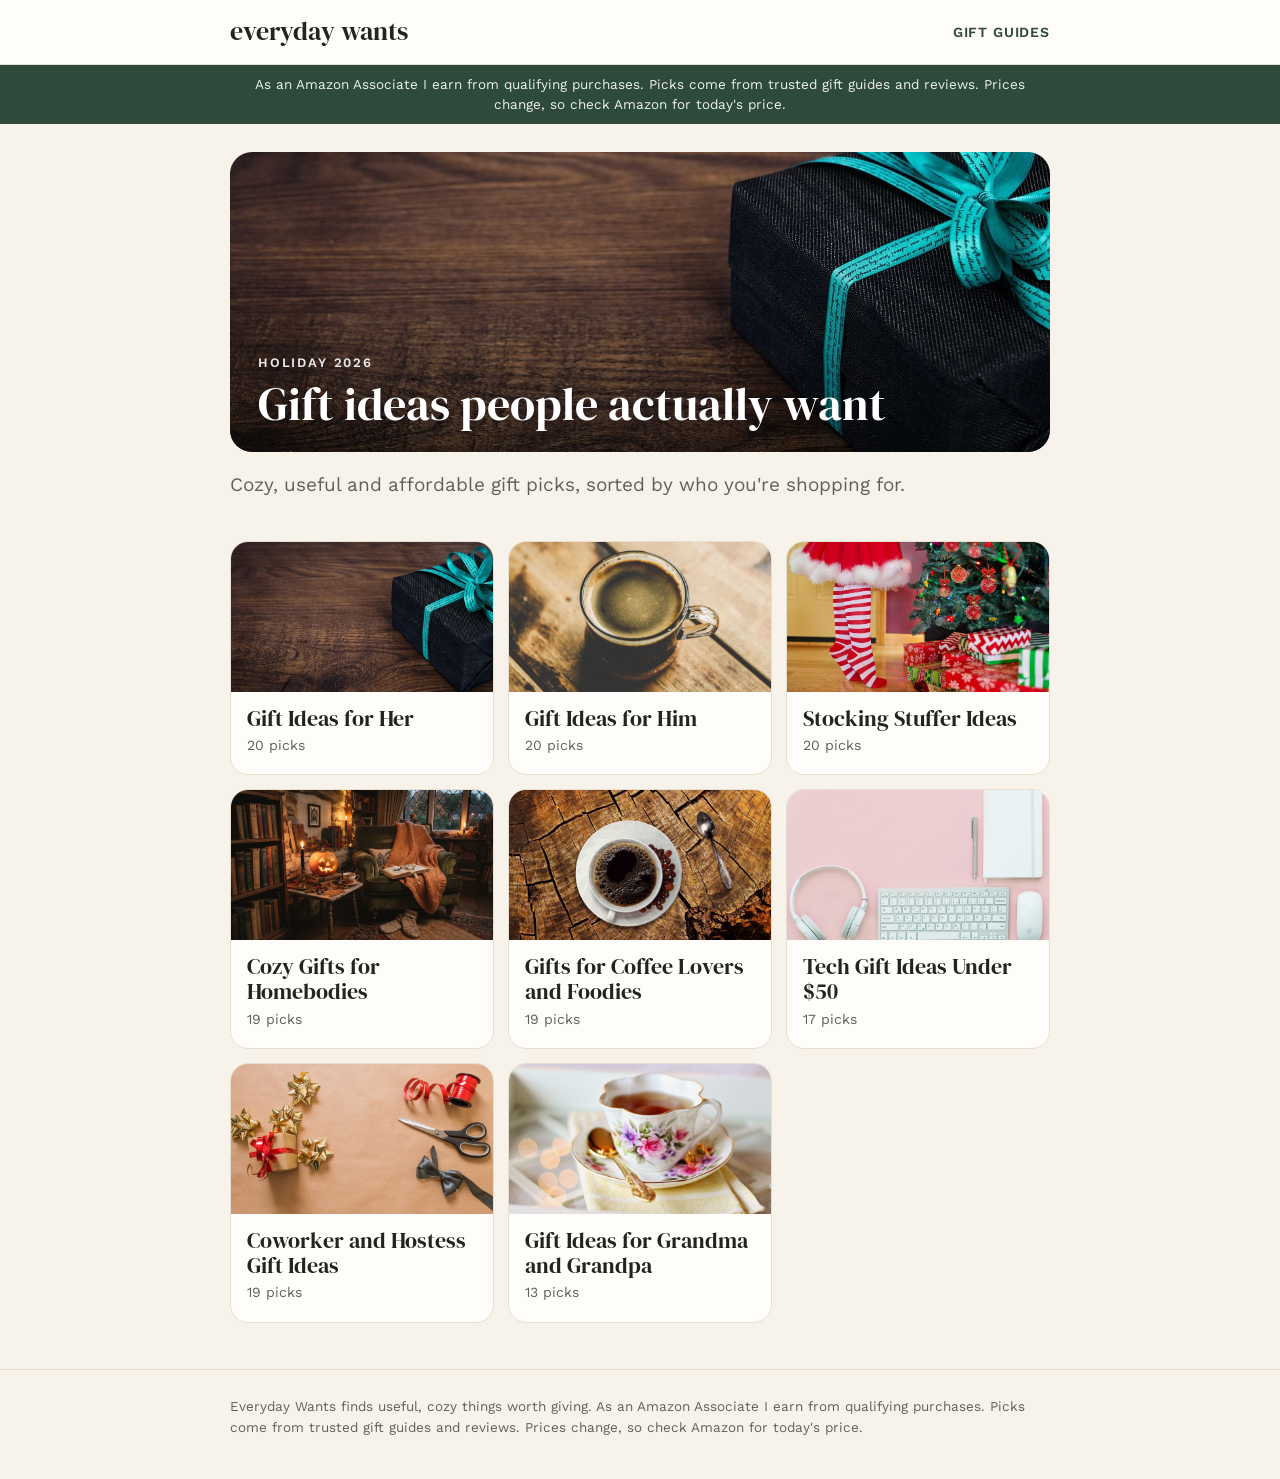
<file: index.html>
<!doctype html><html lang="en"><head><meta charset="utf-8"><meta name="viewport" content="width=device-width,initial-scale=1">
<title>Gift Ideas People Actually Want | Everyday Wants</title><meta name="description" content="Cozy, useful, affordable gift guides for everyone on your list.">
<link rel="canonical" href="https://computeragent7.github.io/"><meta property="og:title" content="Gift Ideas People Actually Want"><meta property="og:description" content="Cozy, useful, affordable gift guides for everyone on your list.">
<link rel="preconnect" href="https://fonts.googleapis.com"><link rel="preconnect" href="https://fonts.gstatic.com" crossorigin>
<link href="https://fonts.googleapis.com/css2?family=DM+Serif+Display&family=Work+Sans:wght@400;600&display=swap" rel="stylesheet">
<link rel="stylesheet" href="/style.css"></head><body>
<header class="top"><div class="wrap"><a class="brand" href="/">everyday wants</a><a class="navlink" href="/#guides">Gift guides</a></div></header>
<div class="disc"><div class="wrap">As an Amazon Associate I earn from qualifying purchases. Picks come from trusted gift guides and reviews. Prices change, so check Amazon for today's price.</div></div>
<main class="wrap"><section class="hero"><img src="/img/gifts-for-her.jpg" alt=""><div class="shade"></div><div class="txt"><div class="eyebrow">Holiday 2026</div><h1>Gift ideas people actually want</h1></div></section>
<p class="intro">Cozy, useful and affordable gift picks, sorted by who you're shopping for.</p><section class="more" id="guides"><div class="grid"><a class="card" href="/gifts-for-her/"><img src="/img/gifts-for-her.jpg" alt="" loading="lazy"><div><b>Gift Ideas for Her</b><span>20 picks</span></div></a><a class="card" href="/gifts-for-him/"><img src="/img/gifts-for-him.jpg" alt="" loading="lazy"><div><b>Gift Ideas for Him</b><span>20 picks</span></div></a><a class="card" href="/stocking-stuffers/"><img src="/img/stocking-stuffers.jpg" alt="" loading="lazy"><div><b>Stocking Stuffer Ideas</b><span>20 picks</span></div></a><a class="card" href="/cozy-gifts/"><img src="/img/cozy-gifts.jpg" alt="" loading="lazy"><div><b>Cozy Gifts for Homebodies</b><span>19 picks</span></div></a><a class="card" href="/coffee-and-foodie-gifts/"><img src="/img/coffee-and-foodie-gifts.jpg" alt="" loading="lazy"><div><b>Gifts for Coffee Lovers and Foodies</b><span>19 picks</span></div></a><a class="card" href="/tech-gifts/"><img src="/img/tech-gifts.jpg" alt="" loading="lazy"><div><b>Tech Gift Ideas Under $50</b><span>17 picks</span></div></a><a class="card" href="/coworker-and-hostess-gifts/"><img src="/img/coworker-and-hostess-gifts.jpg" alt="" loading="lazy"><div><b>Coworker and Hostess Gift Ideas</b><span>19 picks</span></div></a><a class="card" href="/gifts-for-grandparents/"><img src="/img/gifts-for-grandparents.jpg" alt="" loading="lazy"><div><b>Gift Ideas for Grandma and Grandpa</b><span>13 picks</span></div></a></div></section></main>
<footer><div class="wrap">Everyday Wants finds useful, cozy things worth giving. As an Amazon Associate I earn from qualifying purchases. Picks come from trusted gift guides and reviews. Prices change, so check Amazon for today's price.</div></footer></body></html>
</file>
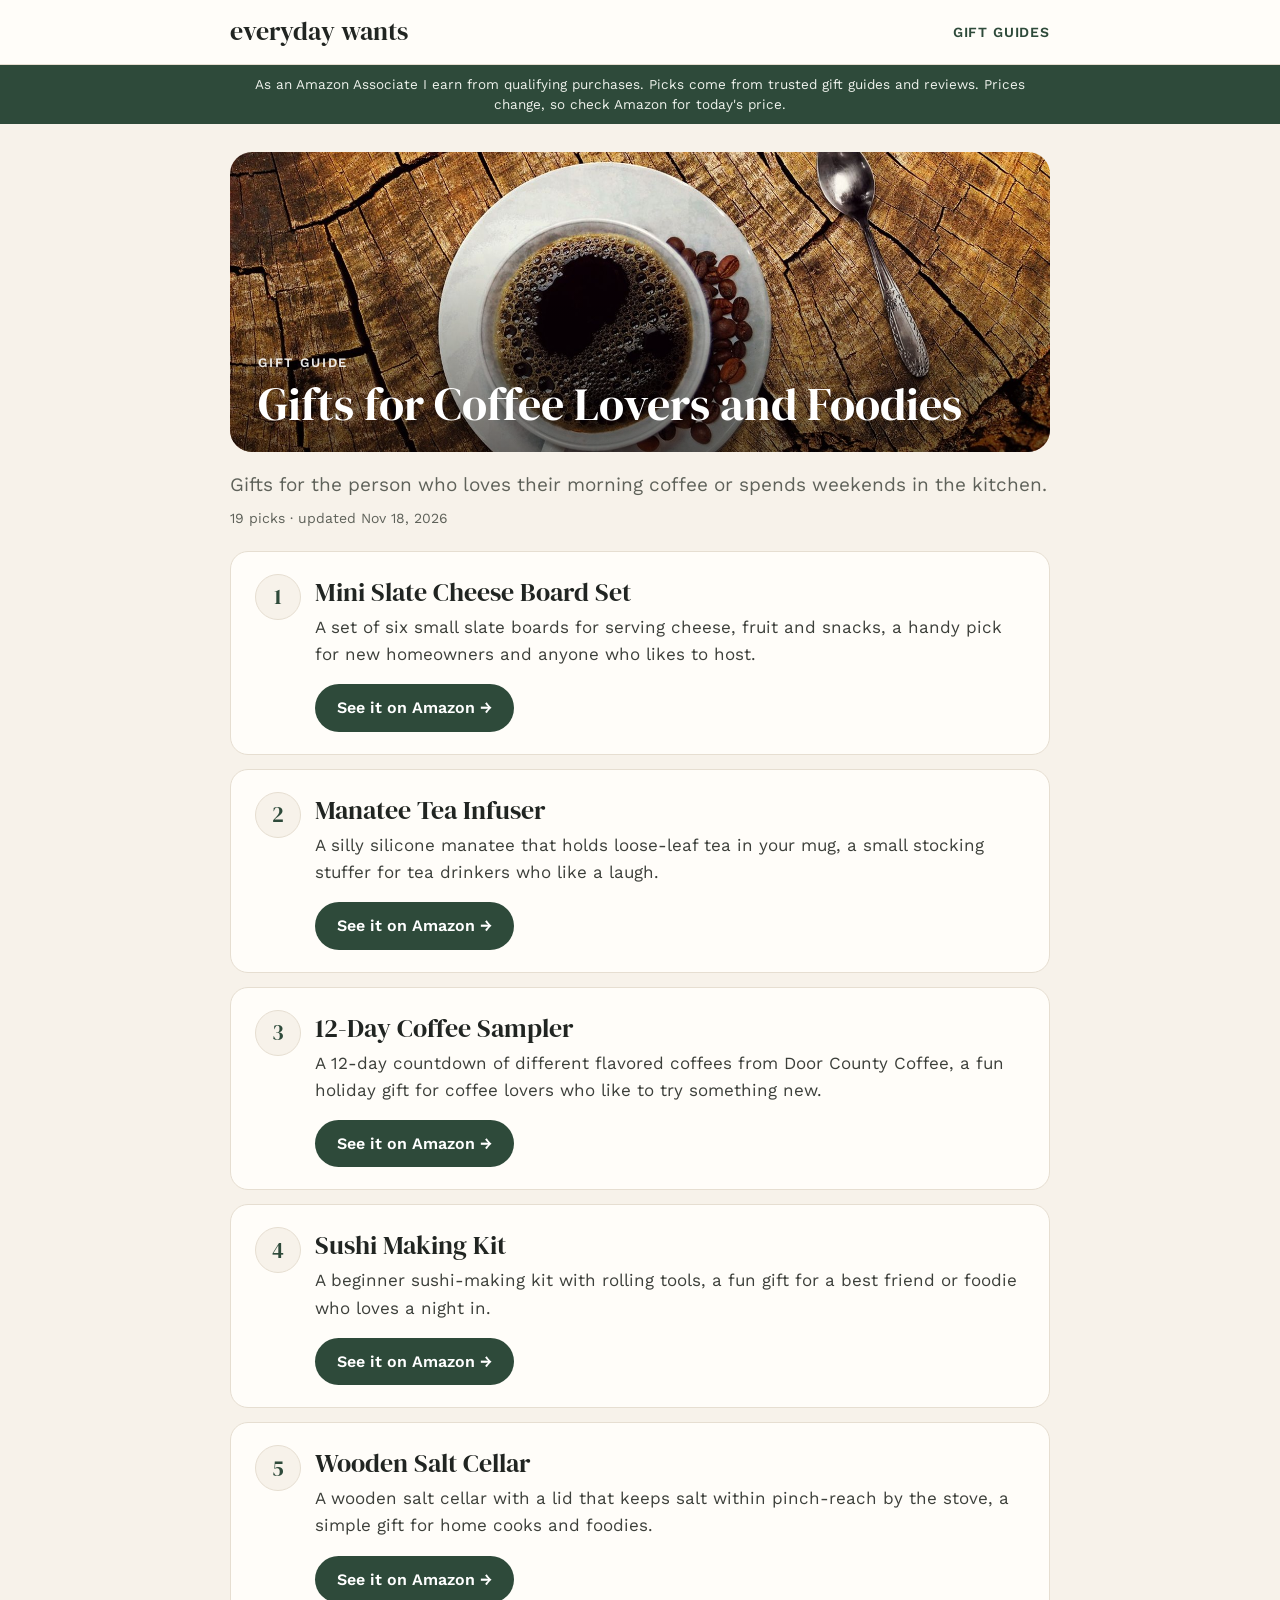
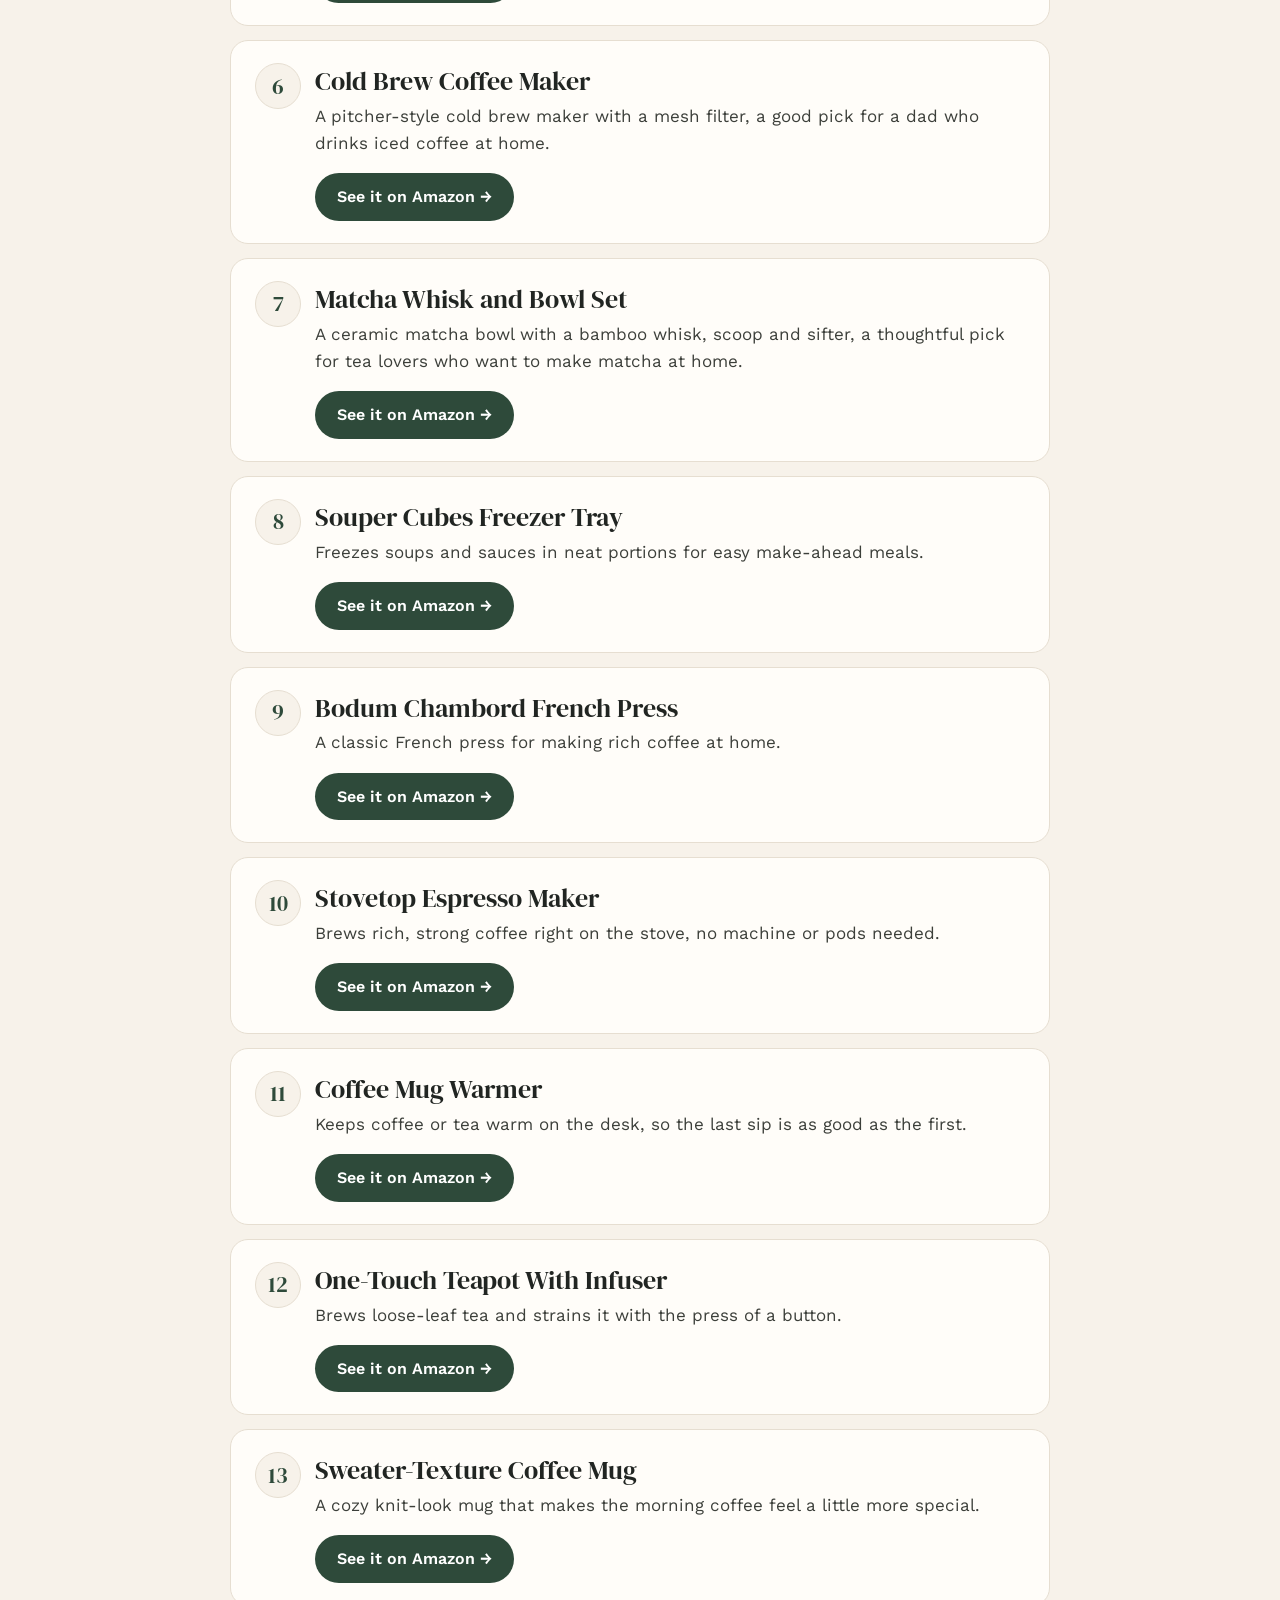
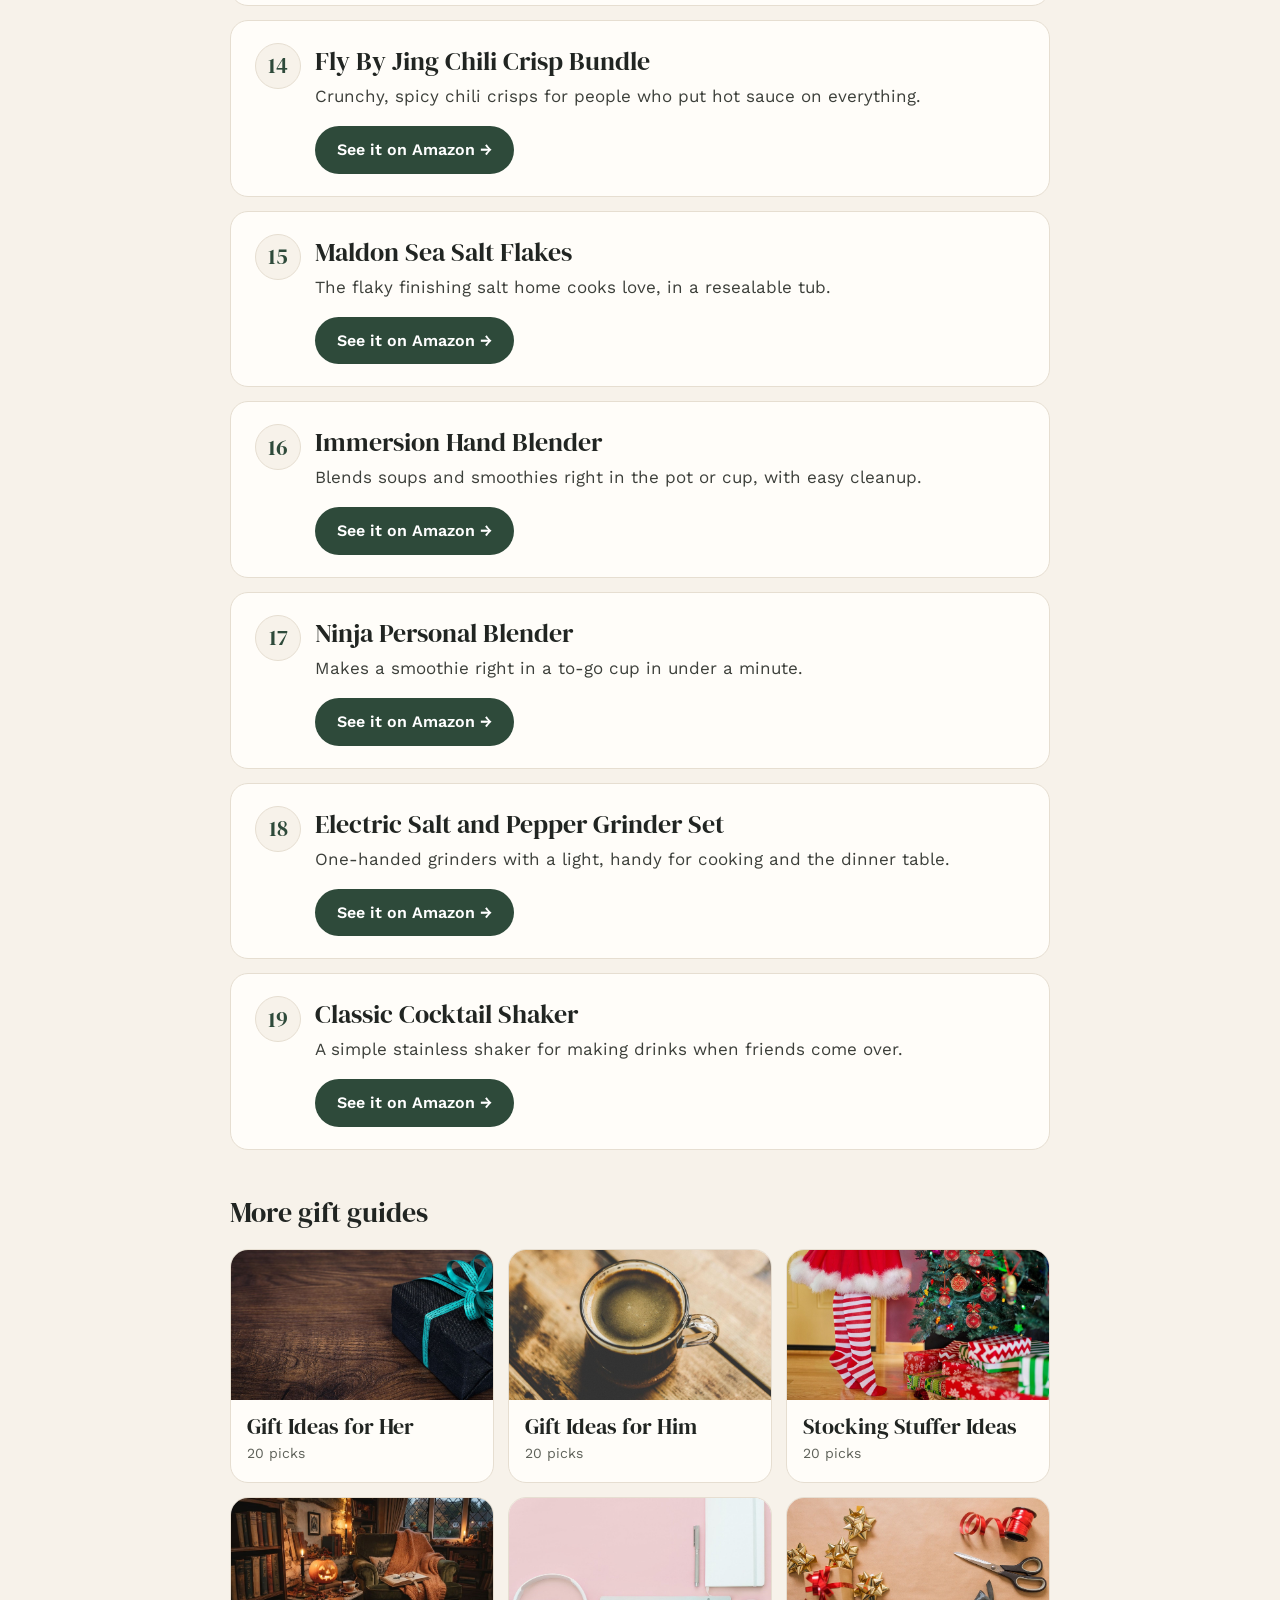
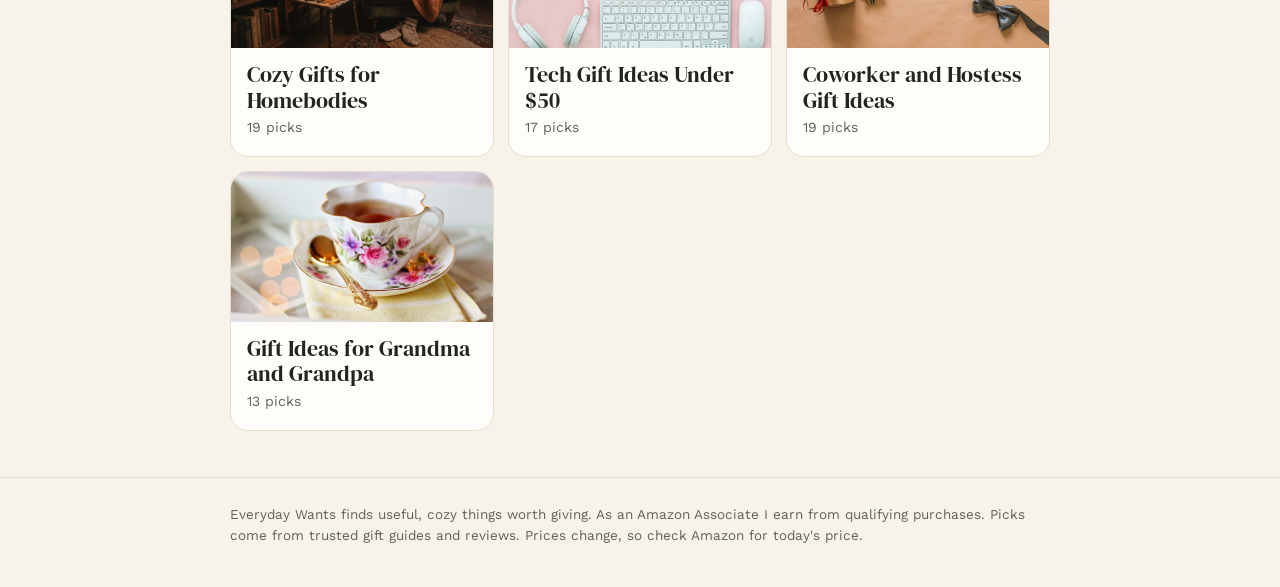
<file: coffee-and-foodie-gifts/index.html>
<!doctype html><html lang="en"><head><meta charset="utf-8"><meta name="viewport" content="width=device-width,initial-scale=1">
<title>Gifts for Coffee Lovers and Foodies | Everyday Wants</title><meta name="description" content="Gifts for the person who loves their morning coffee or spends weekends in the kitchen.">
<link rel="canonical" href="https://computeragent7.github.io/coffee-and-foodie-gifts/"><meta property="og:title" content="Gifts for Coffee Lovers and Foodies"><meta property="og:description" content="Gifts for the person who loves their morning coffee or spends weekends in the kitchen.">
<link rel="preconnect" href="https://fonts.googleapis.com"><link rel="preconnect" href="https://fonts.gstatic.com" crossorigin>
<link href="https://fonts.googleapis.com/css2?family=DM+Serif+Display&family=Work+Sans:wght@400;600&display=swap" rel="stylesheet">
<link rel="stylesheet" href="/style.css"></head><body>
<header class="top"><div class="wrap"><a class="brand" href="/">everyday wants</a><a class="navlink" href="/#guides">Gift guides</a></div></header>
<div class="disc"><div class="wrap">As an Amazon Associate I earn from qualifying purchases. Picks come from trusted gift guides and reviews. Prices change, so check Amazon for today's price.</div></div>
<main class="wrap"><section class="hero"><img src="/img/coffee-and-foodie-gifts.jpg" alt=""><div class="shade"></div><div class="txt"><div class="eyebrow">Gift guide</div><h1>Gifts for Coffee Lovers and Foodies</h1></div></section>
<p class="intro">Gifts for the person who loves their morning coffee or spends weekends in the kitchen.</p><p class="meta">19 picks · updated Nov 18, 2026</p>
<ol class="picks"><li id="B01G6JGST0"><h2>Mini Slate Cheese Board Set</h2><p>A set of six small slate boards for serving cheese, fruit and snacks, a handy pick for new homeowners and anyone who likes to host.</p><a class="btn" href="https://www.amazon.com/dp/B01G6JGST0?tag=everydaywa08c-20" target="_blank" rel="sponsored nofollow noopener">See it on Amazon &rarr;</a></li><li id="B00B5EE0A6"><h2>Manatee Tea Infuser</h2><p>A silly silicone manatee that holds loose-leaf tea in your mug, a small stocking stuffer for tea drinkers who like a laugh.</p><a class="btn" href="https://www.amazon.com/dp/B00B5EE0A6?tag=everydaywa08c-20" target="_blank" rel="sponsored nofollow noopener">See it on Amazon &rarr;</a></li><li id="B0B7ZM1DM9"><h2>12-Day Coffee Sampler</h2><p>A 12-day countdown of different flavored coffees from Door County Coffee, a fun holiday gift for coffee lovers who like to try something new.</p><a class="btn" href="https://www.amazon.com/dp/B0B7ZM1DM9?tag=everydaywa08c-20" target="_blank" rel="sponsored nofollow noopener">See it on Amazon &rarr;</a></li><li id="B09L3FH1F5"><h2>Sushi Making Kit</h2><p>A beginner sushi-making kit with rolling tools, a fun gift for a best friend or foodie who loves a night in.</p><a class="btn" href="https://www.amazon.com/dp/B09L3FH1F5?tag=everydaywa08c-20" target="_blank" rel="sponsored nofollow noopener">See it on Amazon &rarr;</a></li><li id="B000EVIWS2"><h2>Wooden Salt Cellar</h2><p>A wooden salt cellar with a lid that keeps salt within pinch-reach by the stove, a simple gift for home cooks and foodies.</p><a class="btn" href="https://www.amazon.com/dp/B000EVIWS2?tag=everydaywa08c-20" target="_blank" rel="sponsored nofollow noopener">See it on Amazon &rarr;</a></li><li id="B0D1MH6X1Q"><h2>Cold Brew Coffee Maker</h2><p>A pitcher-style cold brew maker with a mesh filter, a good pick for a dad who drinks iced coffee at home.</p><a class="btn" href="https://www.amazon.com/dp/B0D1MH6X1Q?tag=everydaywa08c-20" target="_blank" rel="sponsored nofollow noopener">See it on Amazon &rarr;</a></li><li id="B0D9NTKS7R"><h2>Matcha Whisk and Bowl Set</h2><p>A ceramic matcha bowl with a bamboo whisk, scoop and sifter, a thoughtful pick for tea lovers who want to make matcha at home.</p><a class="btn" href="https://www.amazon.com/dp/B0D9NTKS7R?tag=everydaywa08c-20" target="_blank" rel="sponsored nofollow noopener">See it on Amazon &rarr;</a></li><li id="B07GSSSTY9"><h2>Souper Cubes Freezer Tray</h2><p>Freezes soups and sauces in neat portions for easy make-ahead meals.</p><a class="btn" href="https://www.amazon.com/dp/B07GSSSTY9?tag=everydaywa08c-20" target="_blank" rel="sponsored nofollow noopener">See it on Amazon &rarr;</a></li><li id="B00008XEWG"><h2>Bodum Chambord French Press</h2><p>A classic French press for making rich coffee at home.</p><a class="btn" href="https://www.amazon.com/dp/B00008XEWG?tag=everydaywa08c-20" target="_blank" rel="sponsored nofollow noopener">See it on Amazon &rarr;</a></li><li id="B001J1L59E"><h2>Stovetop Espresso Maker</h2><p>Brews rich, strong coffee right on the stove, no machine or pods needed.</p><a class="btn" href="https://www.amazon.com/dp/B001J1L59E?tag=everydaywa08c-20" target="_blank" rel="sponsored nofollow noopener">See it on Amazon &rarr;</a></li><li id="B07SW2YDMM"><h2>Coffee Mug Warmer</h2><p>Keeps coffee or tea warm on the desk, so the last sip is as good as the first.</p><a class="btn" href="https://www.amazon.com/dp/B07SW2YDMM?tag=everydaywa08c-20" target="_blank" rel="sponsored nofollow noopener">See it on Amazon &rarr;</a></li><li id="B01M1URK12"><h2>One-Touch Teapot With Infuser</h2><p>Brews loose-leaf tea and strains it with the press of a button.</p><a class="btn" href="https://www.amazon.com/dp/B01M1URK12?tag=everydaywa08c-20" target="_blank" rel="sponsored nofollow noopener">See it on Amazon &rarr;</a></li><li id="B0FP87P9DR"><h2>Sweater-Texture Coffee Mug</h2><p>A cozy knit-look mug that makes the morning coffee feel a little more special.</p><a class="btn" href="https://www.amazon.com/dp/B0FP87P9DR?tag=everydaywa08c-20" target="_blank" rel="sponsored nofollow noopener">See it on Amazon &rarr;</a></li><li id="B0D5KG4DK6"><h2>Fly By Jing Chili Crisp Bundle</h2><p>Crunchy, spicy chili crisps for people who put hot sauce on everything.</p><a class="btn" href="https://www.amazon.com/dp/B0D5KG4DK6?tag=everydaywa08c-20" target="_blank" rel="sponsored nofollow noopener">See it on Amazon &rarr;</a></li><li id="B086XGH24W"><h2>Maldon Sea Salt Flakes</h2><p>The flaky finishing salt home cooks love, in a resealable tub.</p><a class="btn" href="https://www.amazon.com/dp/B086XGH24W?tag=everydaywa08c-20" target="_blank" rel="sponsored nofollow noopener">See it on Amazon &rarr;</a></li><li id="B075X1KPLZ"><h2>Immersion Hand Blender</h2><p>Blends soups and smoothies right in the pot or cup, with easy cleanup.</p><a class="btn" href="https://www.amazon.com/dp/B075X1KPLZ?tag=everydaywa08c-20" target="_blank" rel="sponsored nofollow noopener">See it on Amazon &rarr;</a></li><li id="B01FHOWYA2"><h2>Ninja Personal Blender</h2><p>Makes a smoothie right in a to-go cup in under a minute.</p><a class="btn" href="https://www.amazon.com/dp/B01FHOWYA2?tag=everydaywa08c-20" target="_blank" rel="sponsored nofollow noopener">See it on Amazon &rarr;</a></li><li id="B085NDYY1P"><h2>Electric Salt and Pepper Grinder Set</h2><p>One-handed grinders with a light, handy for cooking and the dinner table.</p><a class="btn" href="https://www.amazon.com/dp/B085NDYY1P?tag=everydaywa08c-20" target="_blank" rel="sponsored nofollow noopener">See it on Amazon &rarr;</a></li><li id="B002J6FA5S"><h2>Classic Cocktail Shaker</h2><p>A simple stainless shaker for making drinks when friends come over.</p><a class="btn" href="https://www.amazon.com/dp/B002J6FA5S?tag=everydaywa08c-20" target="_blank" rel="sponsored nofollow noopener">See it on Amazon &rarr;</a></li></ol><section class="more"><h3>More gift guides</h3><div class="grid"><a class="card" href="/gifts-for-her/"><img src="/img/gifts-for-her.jpg" alt="" loading="lazy"><div><b>Gift Ideas for Her</b><span>20 picks</span></div></a><a class="card" href="/gifts-for-him/"><img src="/img/gifts-for-him.jpg" alt="" loading="lazy"><div><b>Gift Ideas for Him</b><span>20 picks</span></div></a><a class="card" href="/stocking-stuffers/"><img src="/img/stocking-stuffers.jpg" alt="" loading="lazy"><div><b>Stocking Stuffer Ideas</b><span>20 picks</span></div></a><a class="card" href="/cozy-gifts/"><img src="/img/cozy-gifts.jpg" alt="" loading="lazy"><div><b>Cozy Gifts for Homebodies</b><span>19 picks</span></div></a><a class="card" href="/tech-gifts/"><img src="/img/tech-gifts.jpg" alt="" loading="lazy"><div><b>Tech Gift Ideas Under $50</b><span>17 picks</span></div></a><a class="card" href="/coworker-and-hostess-gifts/"><img src="/img/coworker-and-hostess-gifts.jpg" alt="" loading="lazy"><div><b>Coworker and Hostess Gift Ideas</b><span>19 picks</span></div></a><a class="card" href="/gifts-for-grandparents/"><img src="/img/gifts-for-grandparents.jpg" alt="" loading="lazy"><div><b>Gift Ideas for Grandma and Grandpa</b><span>13 picks</span></div></a></div></section></main>
<footer><div class="wrap">Everyday Wants finds useful, cozy things worth giving. As an Amazon Associate I earn from qualifying purchases. Picks come from trusted gift guides and reviews. Prices change, so check Amazon for today's price.</div></footer></body></html>
</file>
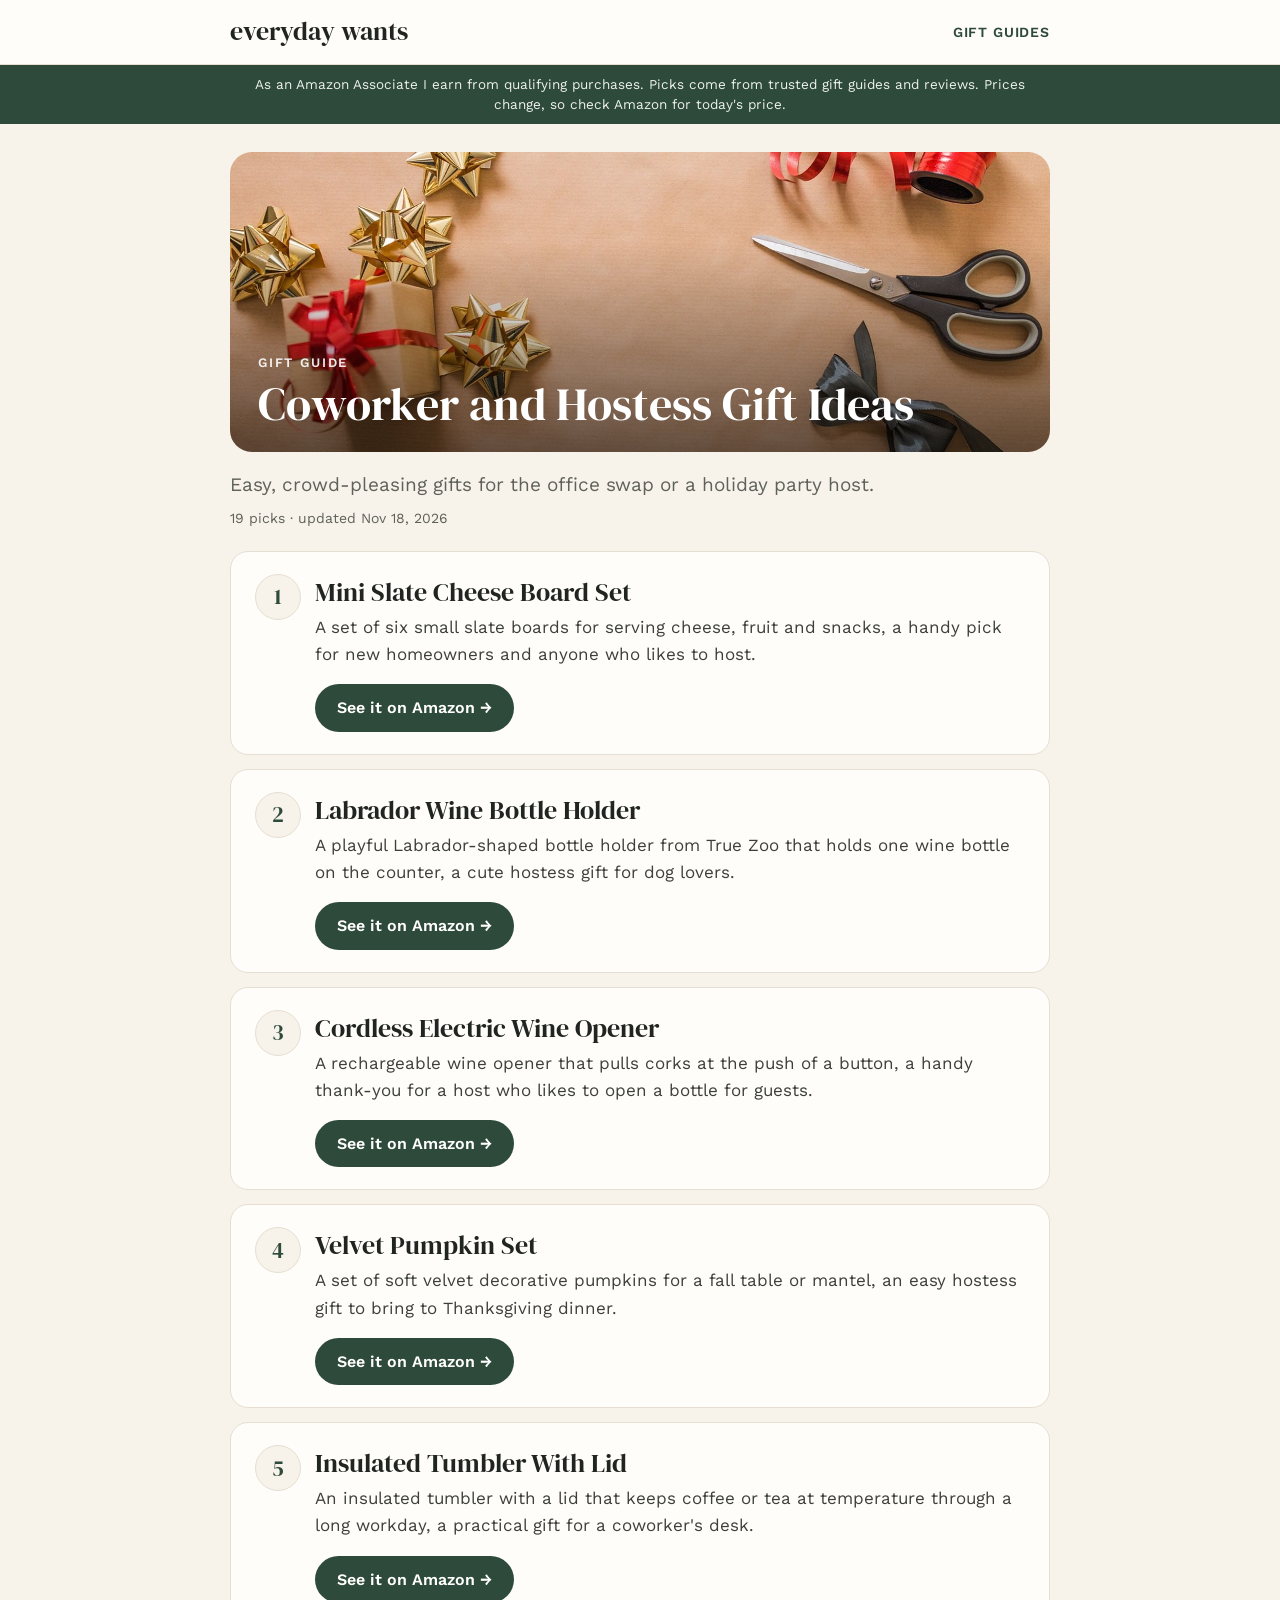
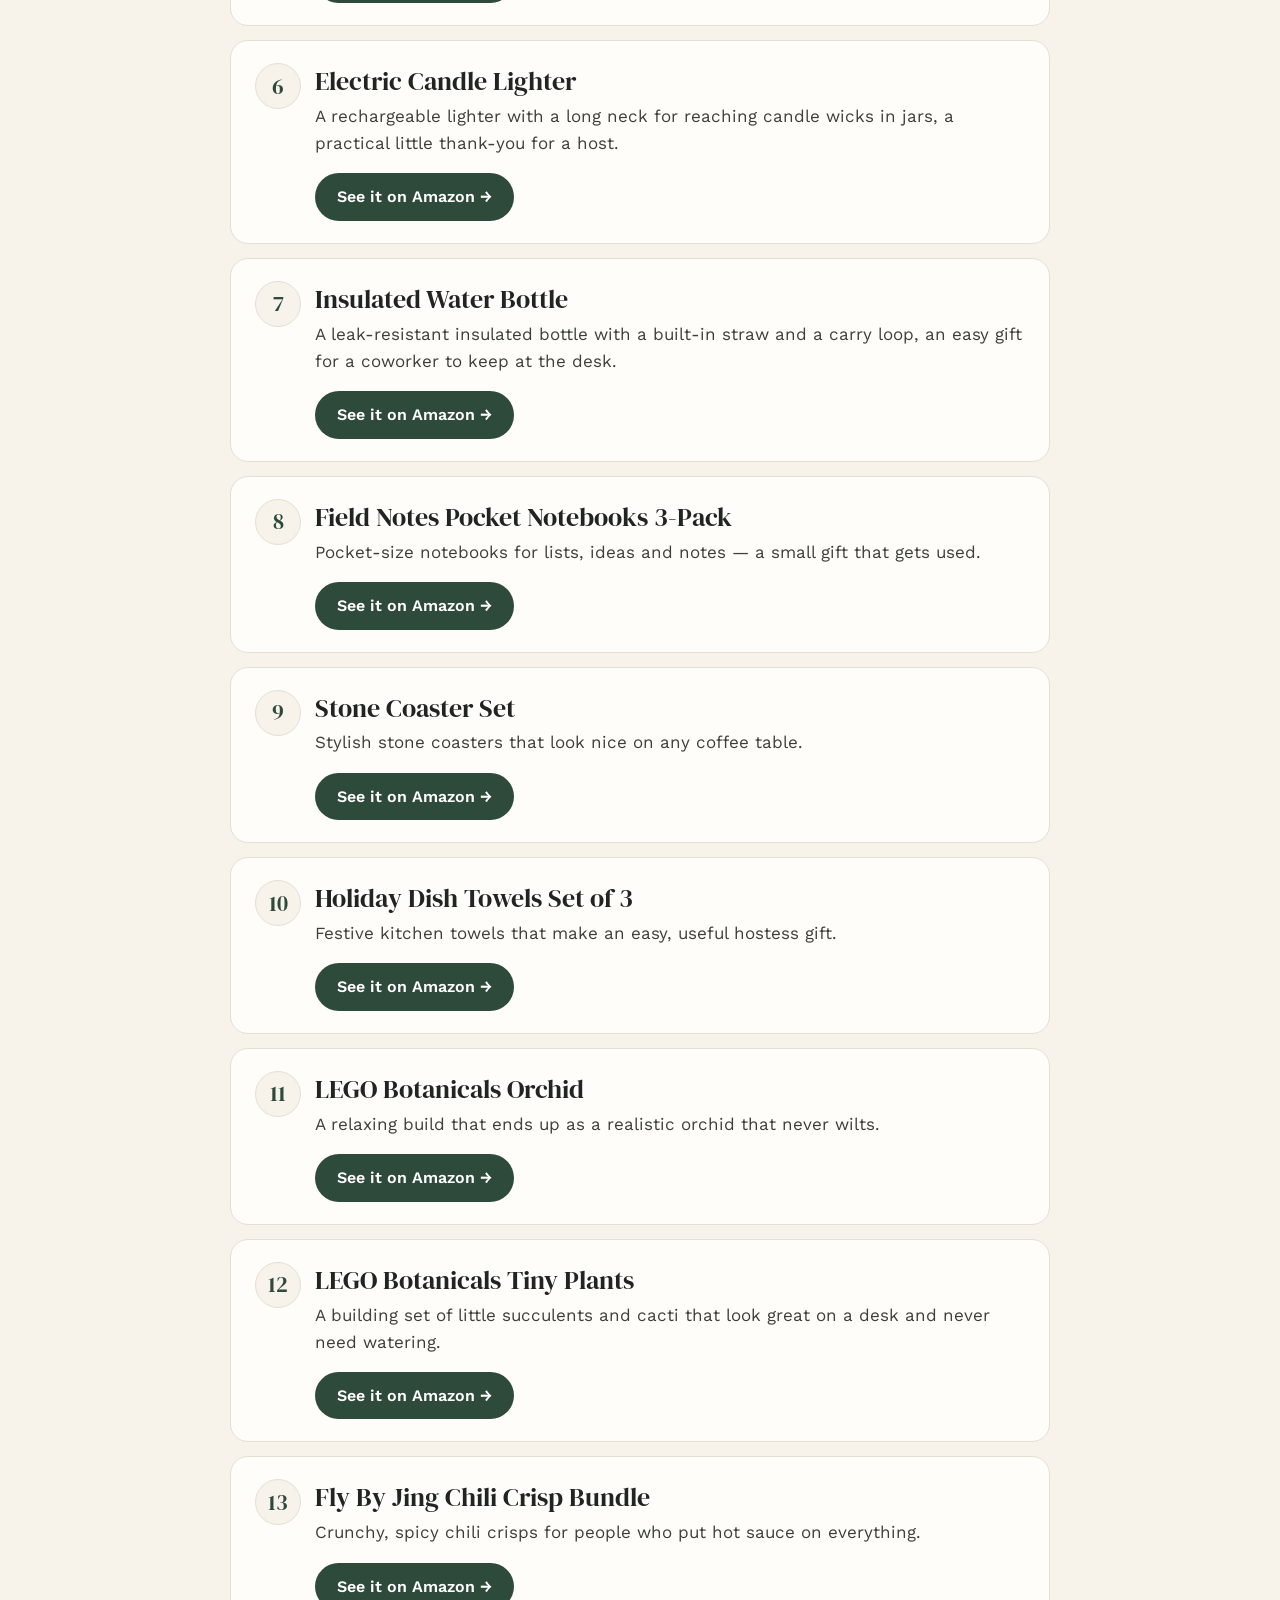
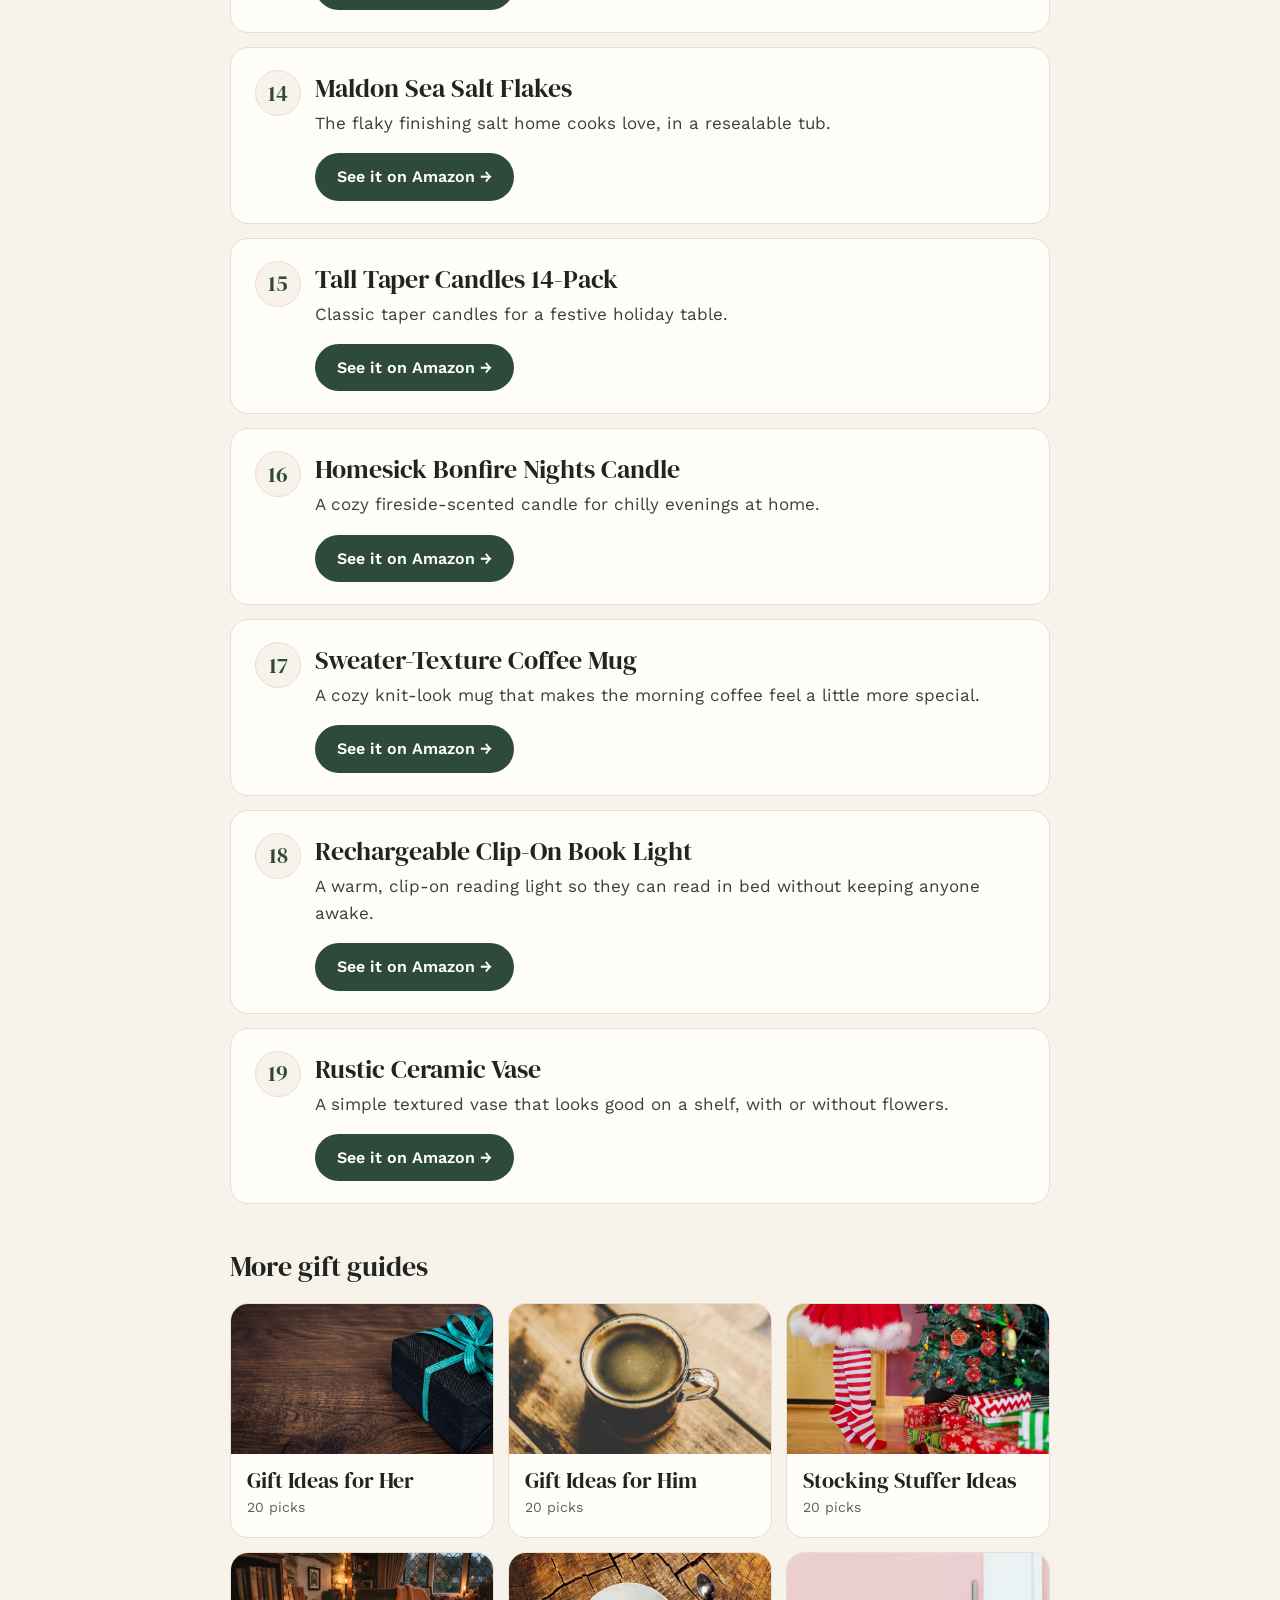
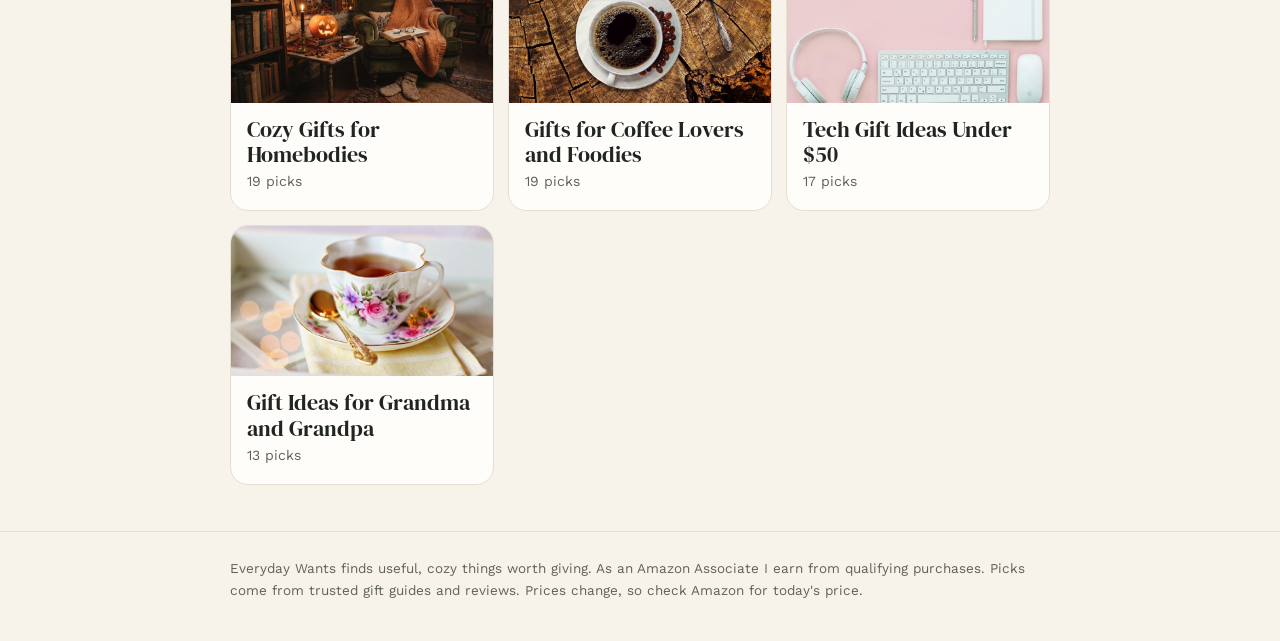
<file: coworker-and-hostess-gifts/index.html>
<!doctype html><html lang="en"><head><meta charset="utf-8"><meta name="viewport" content="width=device-width,initial-scale=1">
<title>Coworker and Hostess Gift Ideas | Everyday Wants</title><meta name="description" content="Easy, crowd-pleasing gifts for the office swap or a holiday party host.">
<link rel="canonical" href="https://computeragent7.github.io/coworker-and-hostess-gifts/"><meta property="og:title" content="Coworker and Hostess Gift Ideas"><meta property="og:description" content="Easy, crowd-pleasing gifts for the office swap or a holiday party host.">
<link rel="preconnect" href="https://fonts.googleapis.com"><link rel="preconnect" href="https://fonts.gstatic.com" crossorigin>
<link href="https://fonts.googleapis.com/css2?family=DM+Serif+Display&family=Work+Sans:wght@400;600&display=swap" rel="stylesheet">
<link rel="stylesheet" href="/style.css"></head><body>
<header class="top"><div class="wrap"><a class="brand" href="/">everyday wants</a><a class="navlink" href="/#guides">Gift guides</a></div></header>
<div class="disc"><div class="wrap">As an Amazon Associate I earn from qualifying purchases. Picks come from trusted gift guides and reviews. Prices change, so check Amazon for today's price.</div></div>
<main class="wrap"><section class="hero"><img src="/img/coworker-and-hostess-gifts.jpg" alt=""><div class="shade"></div><div class="txt"><div class="eyebrow">Gift guide</div><h1>Coworker and Hostess Gift Ideas</h1></div></section>
<p class="intro">Easy, crowd-pleasing gifts for the office swap or a holiday party host.</p><p class="meta">19 picks · updated Nov 18, 2026</p>
<ol class="picks"><li id="B01G6JGST0"><h2>Mini Slate Cheese Board Set</h2><p>A set of six small slate boards for serving cheese, fruit and snacks, a handy pick for new homeowners and anyone who likes to host.</p><a class="btn" href="https://www.amazon.com/dp/B01G6JGST0?tag=everydaywa08c-20" target="_blank" rel="sponsored nofollow noopener">See it on Amazon &rarr;</a></li><li id="B011L7NIAE"><h2>Labrador Wine Bottle Holder</h2><p>A playful Labrador-shaped bottle holder from True Zoo that holds one wine bottle on the counter, a cute hostess gift for dog lovers.</p><a class="btn" href="https://www.amazon.com/dp/B011L7NIAE?tag=everydaywa08c-20" target="_blank" rel="sponsored nofollow noopener">See it on Amazon &rarr;</a></li><li id="B003YFI0O6"><h2>Cordless Electric Wine Opener</h2><p>A rechargeable wine opener that pulls corks at the push of a button, a handy thank-you for a host who likes to open a bottle for guests.</p><a class="btn" href="https://www.amazon.com/dp/B003YFI0O6?tag=everydaywa08c-20" target="_blank" rel="sponsored nofollow noopener">See it on Amazon &rarr;</a></li><li id="B09P3CZV4W"><h2>Velvet Pumpkin Set</h2><p>A set of soft velvet decorative pumpkins for a fall table or mantel, an easy hostess gift to bring to Thanksgiving dinner.</p><a class="btn" href="https://www.amazon.com/dp/B09P3CZV4W?tag=everydaywa08c-20" target="_blank" rel="sponsored nofollow noopener">See it on Amazon &rarr;</a></li><li id="B08L5N6NF5"><h2>Insulated Tumbler With Lid</h2><p>An insulated tumbler with a lid that keeps coffee or tea at temperature through a long workday, a practical gift for a coworker&#x27;s desk.</p><a class="btn" href="https://www.amazon.com/dp/B08L5N6NF5?tag=everydaywa08c-20" target="_blank" rel="sponsored nofollow noopener">See it on Amazon &rarr;</a></li><li id="B09527GMV4"><h2>Electric Candle Lighter</h2><p>A rechargeable lighter with a long neck for reaching candle wicks in jars, a practical little thank-you for a host.</p><a class="btn" href="https://www.amazon.com/dp/B09527GMV4?tag=everydaywa08c-20" target="_blank" rel="sponsored nofollow noopener">See it on Amazon &rarr;</a></li><li id="B09SJRBMP3"><h2>Insulated Water Bottle</h2><p>A leak-resistant insulated bottle with a built-in straw and a carry loop, an easy gift for a coworker to keep at the desk.</p><a class="btn" href="https://www.amazon.com/dp/B09SJRBMP3?tag=everydaywa08c-20" target="_blank" rel="sponsored nofollow noopener">See it on Amazon &rarr;</a></li><li id="B07V6V64PJ"><h2>Field Notes Pocket Notebooks 3-Pack</h2><p>Pocket-size notebooks for lists, ideas and notes — a small gift that gets used.</p><a class="btn" href="https://www.amazon.com/dp/B07V6V64PJ?tag=everydaywa08c-20" target="_blank" rel="sponsored nofollow noopener">See it on Amazon &rarr;</a></li><li id="B0C9W3TTDH"><h2>Stone Coaster Set</h2><p>Stylish stone coasters that look nice on any coffee table.</p><a class="btn" href="https://www.amazon.com/dp/B0C9W3TTDH?tag=everydaywa08c-20" target="_blank" rel="sponsored nofollow noopener">See it on Amazon &rarr;</a></li><li id="B01MUH938O"><h2>Holiday Dish Towels Set of 3</h2><p>Festive kitchen towels that make an easy, useful hostess gift.</p><a class="btn" href="https://www.amazon.com/dp/B01MUH938O?tag=everydaywa08c-20" target="_blank" rel="sponsored nofollow noopener">See it on Amazon &rarr;</a></li><li id="B09Q4L157D"><h2>LEGO Botanicals Orchid</h2><p>A relaxing build that ends up as a realistic orchid that never wilts.</p><a class="btn" href="https://www.amazon.com/dp/B09Q4L157D?tag=everydaywa08c-20" target="_blank" rel="sponsored nofollow noopener">See it on Amazon &rarr;</a></li><li id="B0CDCL6Y5T"><h2>LEGO Botanicals Tiny Plants</h2><p>A building set of little succulents and cacti that look great on a desk and never need watering.</p><a class="btn" href="https://www.amazon.com/dp/B0CDCL6Y5T?tag=everydaywa08c-20" target="_blank" rel="sponsored nofollow noopener">See it on Amazon &rarr;</a></li><li id="B0D5KG4DK6"><h2>Fly By Jing Chili Crisp Bundle</h2><p>Crunchy, spicy chili crisps for people who put hot sauce on everything.</p><a class="btn" href="https://www.amazon.com/dp/B0D5KG4DK6?tag=everydaywa08c-20" target="_blank" rel="sponsored nofollow noopener">See it on Amazon &rarr;</a></li><li id="B086XGH24W"><h2>Maldon Sea Salt Flakes</h2><p>The flaky finishing salt home cooks love, in a resealable tub.</p><a class="btn" href="https://www.amazon.com/dp/B086XGH24W?tag=everydaywa08c-20" target="_blank" rel="sponsored nofollow noopener">See it on Amazon &rarr;</a></li><li id="B0DCBKNH8D"><h2>Tall Taper Candles 14-Pack</h2><p>Classic taper candles for a festive holiday table.</p><a class="btn" href="https://www.amazon.com/dp/B0DCBKNH8D?tag=everydaywa08c-20" target="_blank" rel="sponsored nofollow noopener">See it on Amazon &rarr;</a></li><li id="B0FKR9Z43G"><h2>Homesick Bonfire Nights Candle</h2><p>A cozy fireside-scented candle for chilly evenings at home.</p><a class="btn" href="https://www.amazon.com/dp/B0FKR9Z43G?tag=everydaywa08c-20" target="_blank" rel="sponsored nofollow noopener">See it on Amazon &rarr;</a></li><li id="B0FP87P9DR"><h2>Sweater-Texture Coffee Mug</h2><p>A cozy knit-look mug that makes the morning coffee feel a little more special.</p><a class="btn" href="https://www.amazon.com/dp/B0FP87P9DR?tag=everydaywa08c-20" target="_blank" rel="sponsored nofollow noopener">See it on Amazon &rarr;</a></li><li id="B0CBV2YGS8"><h2>Rechargeable Clip-On Book Light</h2><p>A warm, clip-on reading light so they can read in bed without keeping anyone awake.</p><a class="btn" href="https://www.amazon.com/dp/B0CBV2YGS8?tag=everydaywa08c-20" target="_blank" rel="sponsored nofollow noopener">See it on Amazon &rarr;</a></li><li id="B0CW2JG3JN"><h2>Rustic Ceramic Vase</h2><p>A simple textured vase that looks good on a shelf, with or without flowers.</p><a class="btn" href="https://www.amazon.com/dp/B0CW2JG3JN?tag=everydaywa08c-20" target="_blank" rel="sponsored nofollow noopener">See it on Amazon &rarr;</a></li></ol><section class="more"><h3>More gift guides</h3><div class="grid"><a class="card" href="/gifts-for-her/"><img src="/img/gifts-for-her.jpg" alt="" loading="lazy"><div><b>Gift Ideas for Her</b><span>20 picks</span></div></a><a class="card" href="/gifts-for-him/"><img src="/img/gifts-for-him.jpg" alt="" loading="lazy"><div><b>Gift Ideas for Him</b><span>20 picks</span></div></a><a class="card" href="/stocking-stuffers/"><img src="/img/stocking-stuffers.jpg" alt="" loading="lazy"><div><b>Stocking Stuffer Ideas</b><span>20 picks</span></div></a><a class="card" href="/cozy-gifts/"><img src="/img/cozy-gifts.jpg" alt="" loading="lazy"><div><b>Cozy Gifts for Homebodies</b><span>19 picks</span></div></a><a class="card" href="/coffee-and-foodie-gifts/"><img src="/img/coffee-and-foodie-gifts.jpg" alt="" loading="lazy"><div><b>Gifts for Coffee Lovers and Foodies</b><span>19 picks</span></div></a><a class="card" href="/tech-gifts/"><img src="/img/tech-gifts.jpg" alt="" loading="lazy"><div><b>Tech Gift Ideas Under $50</b><span>17 picks</span></div></a><a class="card" href="/gifts-for-grandparents/"><img src="/img/gifts-for-grandparents.jpg" alt="" loading="lazy"><div><b>Gift Ideas for Grandma and Grandpa</b><span>13 picks</span></div></a></div></section></main>
<footer><div class="wrap">Everyday Wants finds useful, cozy things worth giving. As an Amazon Associate I earn from qualifying purchases. Picks come from trusted gift guides and reviews. Prices change, so check Amazon for today's price.</div></footer></body></html>
</file>
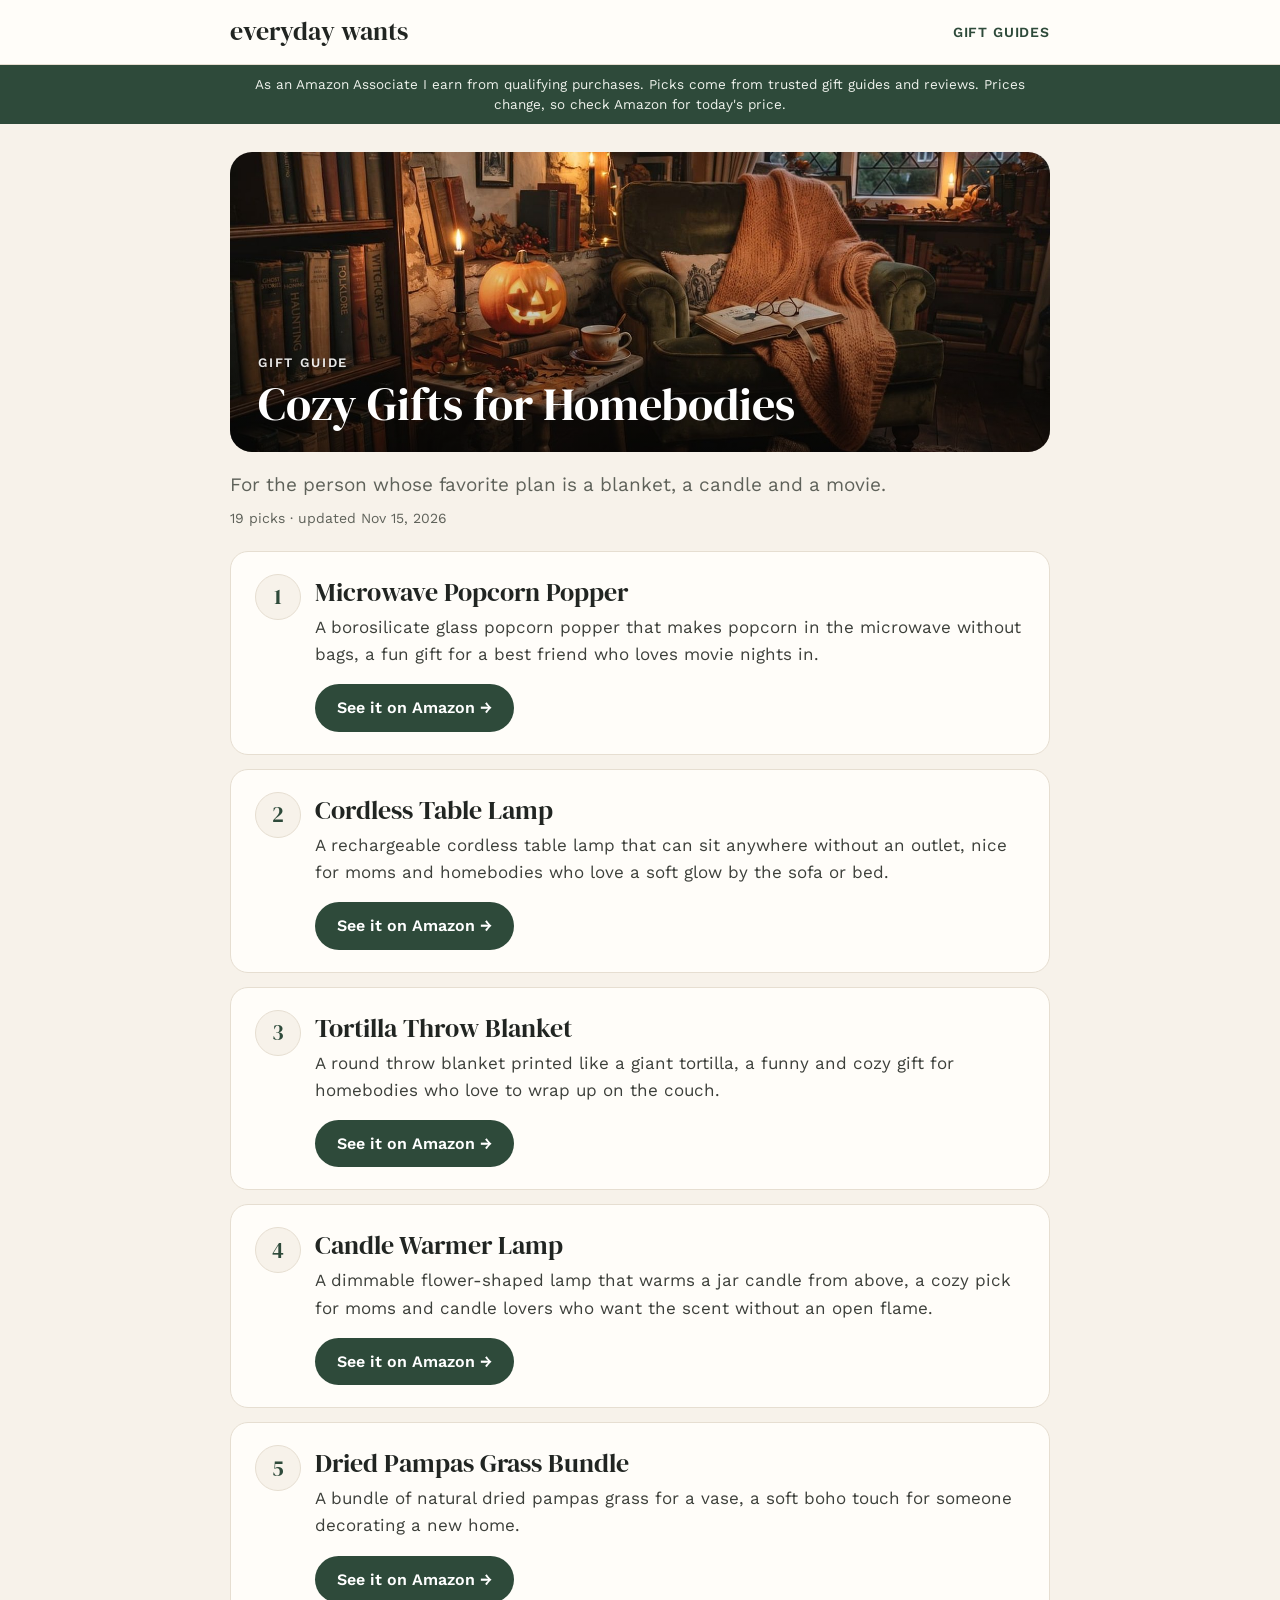
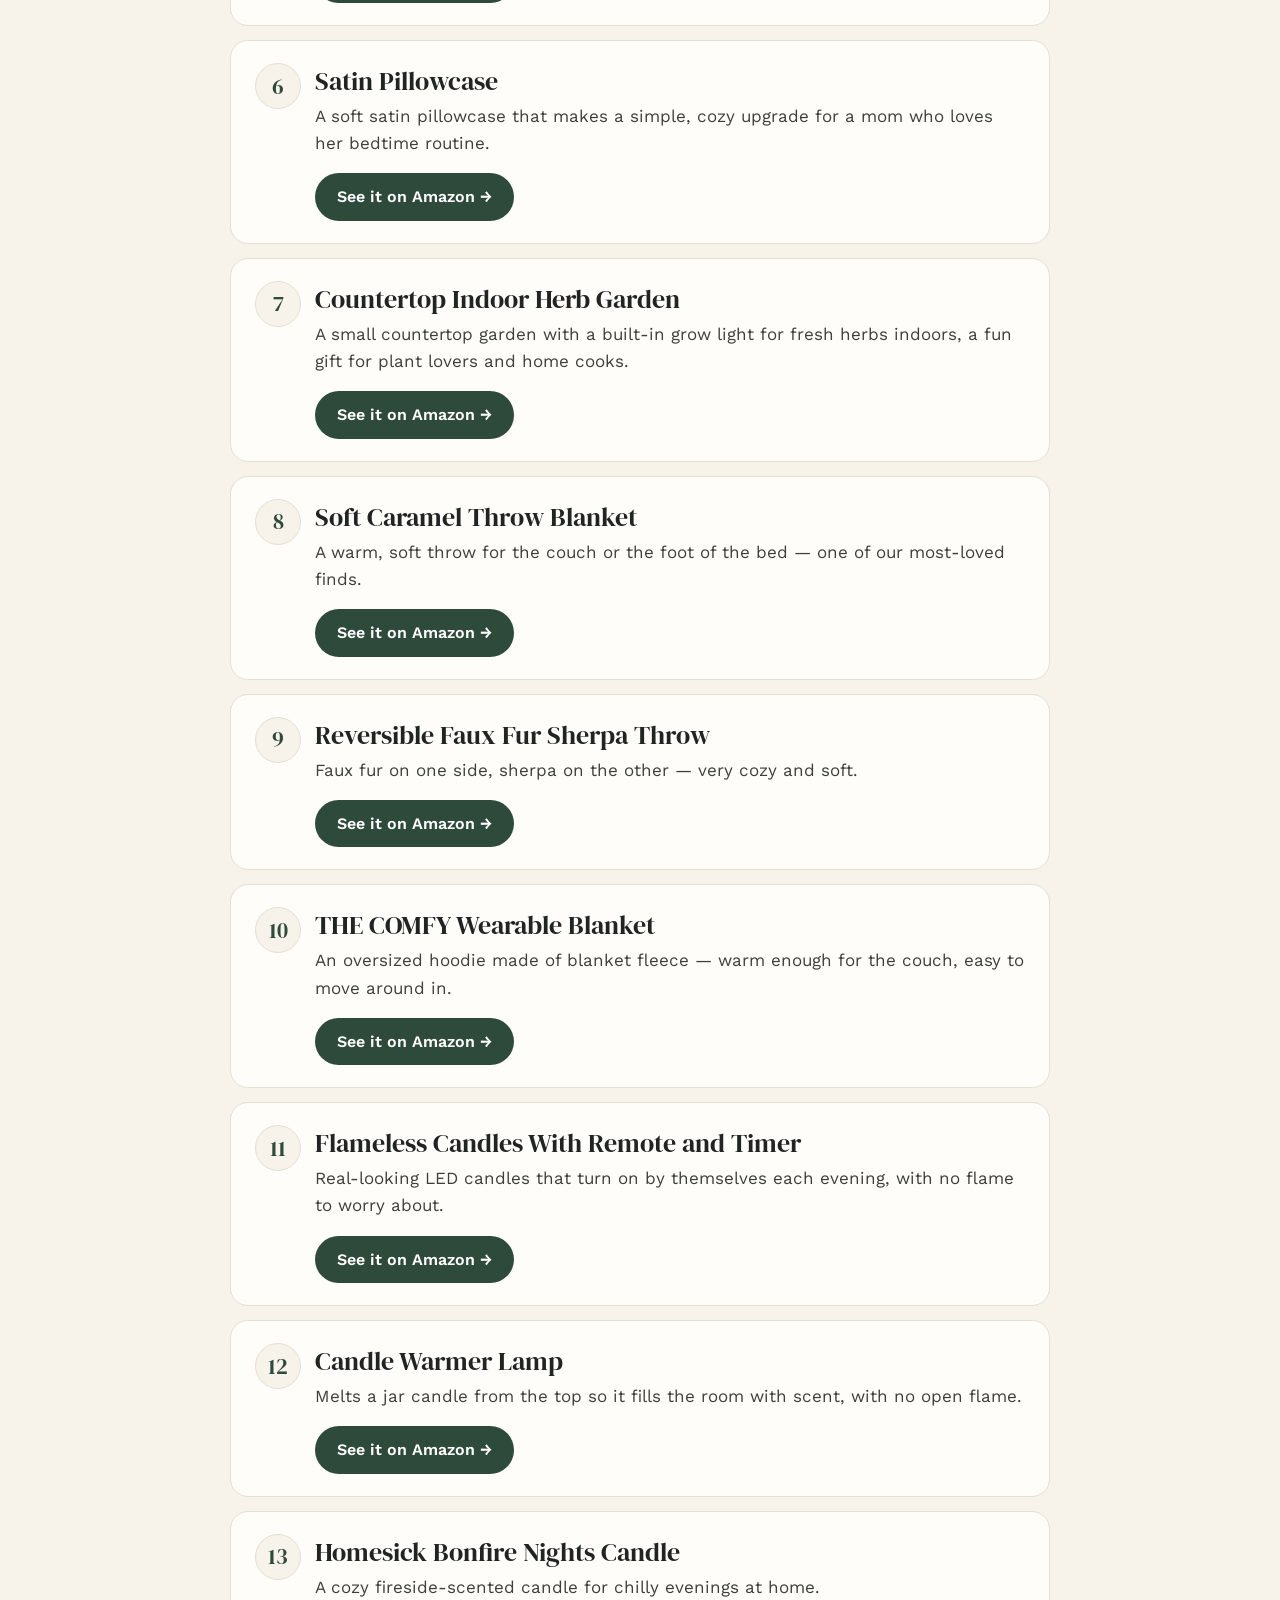
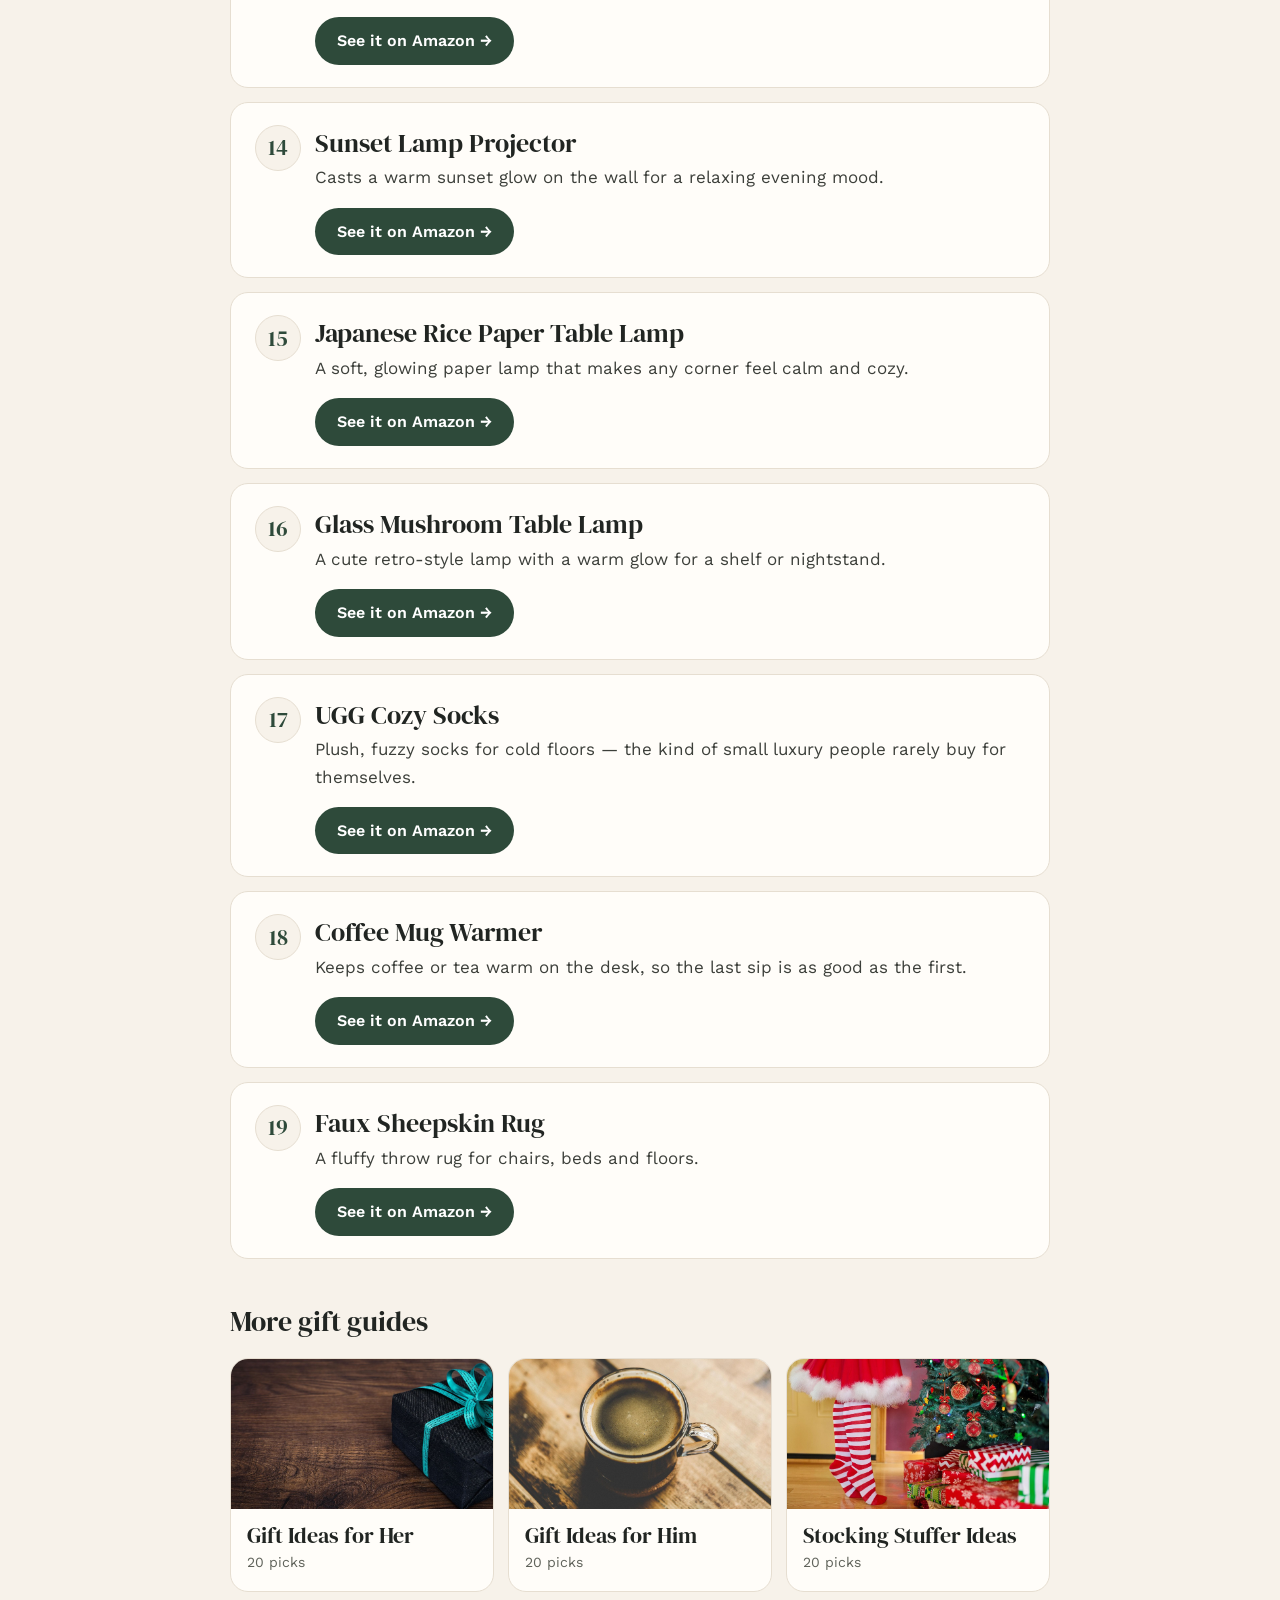
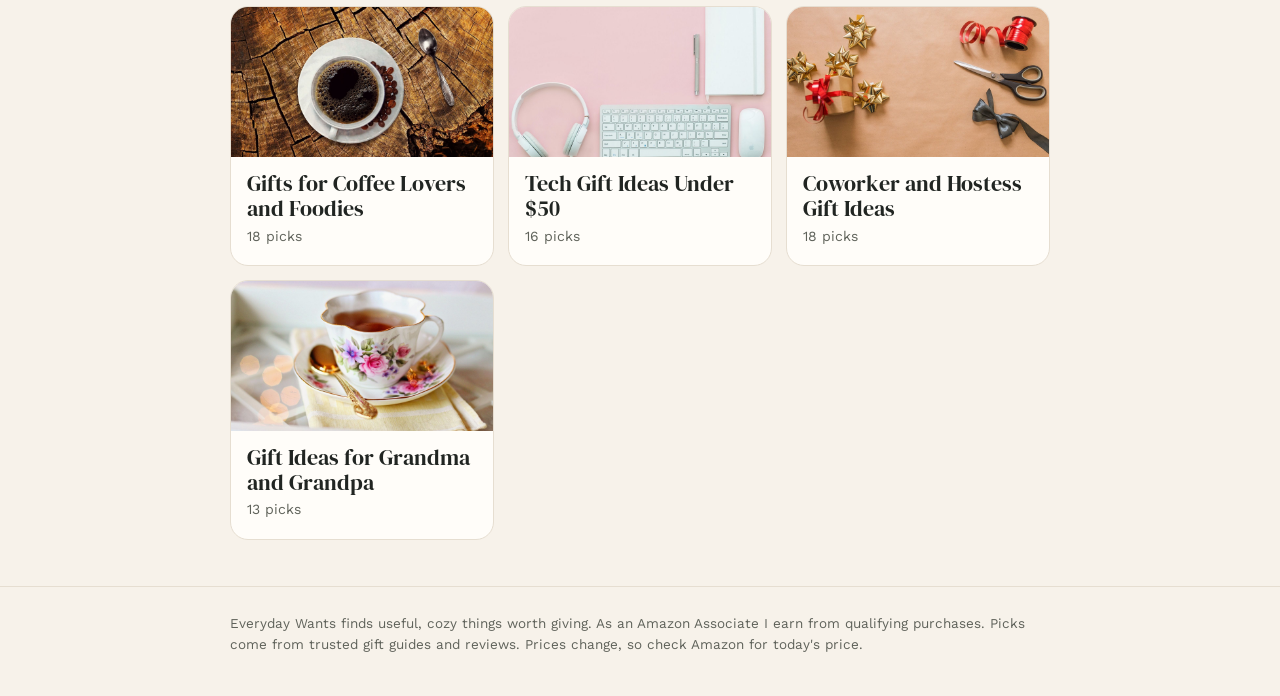
<file: cozy-gifts/index.html>
<!doctype html><html lang="en"><head><meta charset="utf-8"><meta name="viewport" content="width=device-width,initial-scale=1">
<title>Cozy Gifts for Homebodies | Everyday Wants</title><meta name="description" content="For the person whose favorite plan is a blanket, a candle and a movie.">
<link rel="canonical" href="https://computeragent7.github.io/cozy-gifts/"><meta property="og:title" content="Cozy Gifts for Homebodies"><meta property="og:description" content="For the person whose favorite plan is a blanket, a candle and a movie.">
<link rel="preconnect" href="https://fonts.googleapis.com"><link rel="preconnect" href="https://fonts.gstatic.com" crossorigin>
<link href="https://fonts.googleapis.com/css2?family=DM+Serif+Display&family=Work+Sans:wght@400;600&display=swap" rel="stylesheet">
<link rel="stylesheet" href="/style.css"></head><body>
<header class="top"><div class="wrap"><a class="brand" href="/">everyday wants</a><a class="navlink" href="/#guides">Gift guides</a></div></header>
<div class="disc"><div class="wrap">As an Amazon Associate I earn from qualifying purchases. Picks come from trusted gift guides and reviews. Prices change, so check Amazon for today's price.</div></div>
<main class="wrap"><section class="hero"><img src="/img/cozy-gifts.jpg" alt=""><div class="shade"></div><div class="txt"><div class="eyebrow">Gift guide</div><h1>Cozy Gifts for Homebodies</h1></div></section>
<p class="intro">For the person whose favorite plan is a blanket, a candle and a movie.</p><p class="meta">19 picks · updated Nov 15, 2026</p>
<ol class="picks"><li id="B019CXRMI8"><h2>Microwave Popcorn Popper</h2><p>A borosilicate glass popcorn popper that makes popcorn in the microwave without bags, a fun gift for a best friend who loves movie nights in.</p><a class="btn" href="https://www.amazon.com/dp/B019CXRMI8?tag=everydaywa08c-20" target="_blank" rel="sponsored nofollow noopener">See it on Amazon &rarr;</a></li><li id="B0CPY8HD24"><h2>Cordless Table Lamp</h2><p>A rechargeable cordless table lamp that can sit anywhere without an outlet, nice for moms and homebodies who love a soft glow by the sofa or bed.</p><a class="btn" href="https://www.amazon.com/dp/B0CPY8HD24?tag=everydaywa08c-20" target="_blank" rel="sponsored nofollow noopener">See it on Amazon &rarr;</a></li><li id="B07R1TPZYH"><h2>Tortilla Throw Blanket</h2><p>A round throw blanket printed like a giant tortilla, a funny and cozy gift for homebodies who love to wrap up on the couch.</p><a class="btn" href="https://www.amazon.com/dp/B07R1TPZYH?tag=everydaywa08c-20" target="_blank" rel="sponsored nofollow noopener">See it on Amazon &rarr;</a></li><li id="B0C27FG8L9"><h2>Candle Warmer Lamp</h2><p>A dimmable flower-shaped lamp that warms a jar candle from above, a cozy pick for moms and candle lovers who want the scent without an open flame.</p><a class="btn" href="https://www.amazon.com/dp/B0C27FG8L9?tag=everydaywa08c-20" target="_blank" rel="sponsored nofollow noopener">See it on Amazon &rarr;</a></li><li id="B09KGVJNRW"><h2>Dried Pampas Grass Bundle</h2><p>A bundle of natural dried pampas grass for a vase, a soft boho touch for someone decorating a new home.</p><a class="btn" href="https://www.amazon.com/dp/B09KGVJNRW?tag=everydaywa08c-20" target="_blank" rel="sponsored nofollow noopener">See it on Amazon &rarr;</a></li><li id="B07XFQVN57"><h2>Satin Pillowcase</h2><p>A soft satin pillowcase that makes a simple, cozy upgrade for a mom who loves her bedtime routine.</p><a class="btn" href="https://www.amazon.com/dp/B07XFQVN57?tag=everydaywa08c-20" target="_blank" rel="sponsored nofollow noopener">See it on Amazon &rarr;</a></li><li id="B08GVSPFMW"><h2>Countertop Indoor Herb Garden</h2><p>A small countertop garden with a built-in grow light for fresh herbs indoors, a fun gift for plant lovers and home cooks.</p><a class="btn" href="https://www.amazon.com/dp/B08GVSPFMW?tag=everydaywa08c-20" target="_blank" rel="sponsored nofollow noopener">See it on Amazon &rarr;</a></li><li id="B09LH49KCR"><h2>Soft Caramel Throw Blanket</h2><p>A warm, soft throw for the couch or the foot of the bed — one of our most-loved finds.</p><a class="btn" href="https://www.amazon.com/dp/B09LH49KCR?tag=everydaywa08c-20" target="_blank" rel="sponsored nofollow noopener">See it on Amazon &rarr;</a></li><li id="B07DJXF9DB"><h2>Reversible Faux Fur Sherpa Throw</h2><p>Faux fur on one side, sherpa on the other — very cozy and soft.</p><a class="btn" href="https://www.amazon.com/dp/B07DJXF9DB?tag=everydaywa08c-20" target="_blank" rel="sponsored nofollow noopener">See it on Amazon &rarr;</a></li><li id="B07S651GSW"><h2>THE COMFY Wearable Blanket</h2><p>An oversized hoodie made of blanket fleece — warm enough for the couch, easy to move around in.</p><a class="btn" href="https://www.amazon.com/dp/B07S651GSW?tag=everydaywa08c-20" target="_blank" rel="sponsored nofollow noopener">See it on Amazon &rarr;</a></li><li id="B09J1FKQL4"><h2>Flameless Candles With Remote and Timer</h2><p>Real-looking LED candles that turn on by themselves each evening, with no flame to worry about.</p><a class="btn" href="https://www.amazon.com/dp/B09J1FKQL4?tag=everydaywa08c-20" target="_blank" rel="sponsored nofollow noopener">See it on Amazon &rarr;</a></li><li id="B0BWJRJYS7"><h2>Candle Warmer Lamp</h2><p>Melts a jar candle from the top so it fills the room with scent, with no open flame.</p><a class="btn" href="https://www.amazon.com/dp/B0BWJRJYS7?tag=everydaywa08c-20" target="_blank" rel="sponsored nofollow noopener">See it on Amazon &rarr;</a></li><li id="B0FKR9Z43G"><h2>Homesick Bonfire Nights Candle</h2><p>A cozy fireside-scented candle for chilly evenings at home.</p><a class="btn" href="https://www.amazon.com/dp/B0FKR9Z43G?tag=everydaywa08c-20" target="_blank" rel="sponsored nofollow noopener">See it on Amazon &rarr;</a></li><li id="B0BRN3SF9V"><h2>Sunset Lamp Projector</h2><p>Casts a warm sunset glow on the wall for a relaxing evening mood.</p><a class="btn" href="https://www.amazon.com/dp/B0BRN3SF9V?tag=everydaywa08c-20" target="_blank" rel="sponsored nofollow noopener">See it on Amazon &rarr;</a></li><li id="B0F3CTJBZV"><h2>Japanese Rice Paper Table Lamp</h2><p>A soft, glowing paper lamp that makes any corner feel calm and cozy.</p><a class="btn" href="https://www.amazon.com/dp/B0F3CTJBZV?tag=everydaywa08c-20" target="_blank" rel="sponsored nofollow noopener">See it on Amazon &rarr;</a></li><li id="B0BV6YJQ6D"><h2>Glass Mushroom Table Lamp</h2><p>A cute retro-style lamp with a warm glow for a shelf or nightstand.</p><a class="btn" href="https://www.amazon.com/dp/B0BV6YJQ6D?tag=everydaywa08c-20" target="_blank" rel="sponsored nofollow noopener">See it on Amazon &rarr;</a></li><li id="B07N45NLKP"><h2>UGG Cozy Socks</h2><p>Plush, fuzzy socks for cold floors — the kind of small luxury people rarely buy for themselves.</p><a class="btn" href="https://www.amazon.com/dp/B07N45NLKP?tag=everydaywa08c-20" target="_blank" rel="sponsored nofollow noopener">See it on Amazon &rarr;</a></li><li id="B07SW2YDMM"><h2>Coffee Mug Warmer</h2><p>Keeps coffee or tea warm on the desk, so the last sip is as good as the first.</p><a class="btn" href="https://www.amazon.com/dp/B07SW2YDMM?tag=everydaywa08c-20" target="_blank" rel="sponsored nofollow noopener">See it on Amazon &rarr;</a></li><li id="B07868KGY2"><h2>Faux Sheepskin Rug</h2><p>A fluffy throw rug for chairs, beds and floors.</p><a class="btn" href="https://www.amazon.com/dp/B07868KGY2?tag=everydaywa08c-20" target="_blank" rel="sponsored nofollow noopener">See it on Amazon &rarr;</a></li></ol><section class="more"><h3>More gift guides</h3><div class="grid"><a class="card" href="/gifts-for-her/"><img src="/img/gifts-for-her.jpg" alt="" loading="lazy"><div><b>Gift Ideas for Her</b><span>20 picks</span></div></a><a class="card" href="/gifts-for-him/"><img src="/img/gifts-for-him.jpg" alt="" loading="lazy"><div><b>Gift Ideas for Him</b><span>20 picks</span></div></a><a class="card" href="/stocking-stuffers/"><img src="/img/stocking-stuffers.jpg" alt="" loading="lazy"><div><b>Stocking Stuffer Ideas</b><span>20 picks</span></div></a><a class="card" href="/coffee-and-foodie-gifts/"><img src="/img/coffee-and-foodie-gifts.jpg" alt="" loading="lazy"><div><b>Gifts for Coffee Lovers and Foodies</b><span>18 picks</span></div></a><a class="card" href="/tech-gifts/"><img src="/img/tech-gifts.jpg" alt="" loading="lazy"><div><b>Tech Gift Ideas Under $50</b><span>16 picks</span></div></a><a class="card" href="/coworker-and-hostess-gifts/"><img src="/img/coworker-and-hostess-gifts.jpg" alt="" loading="lazy"><div><b>Coworker and Hostess Gift Ideas</b><span>18 picks</span></div></a><a class="card" href="/gifts-for-grandparents/"><img src="/img/gifts-for-grandparents.jpg" alt="" loading="lazy"><div><b>Gift Ideas for Grandma and Grandpa</b><span>13 picks</span></div></a></div></section></main>
<footer><div class="wrap">Everyday Wants finds useful, cozy things worth giving. As an Amazon Associate I earn from qualifying purchases. Picks come from trusted gift guides and reviews. Prices change, so check Amazon for today's price.</div></footer></body></html>
</file>
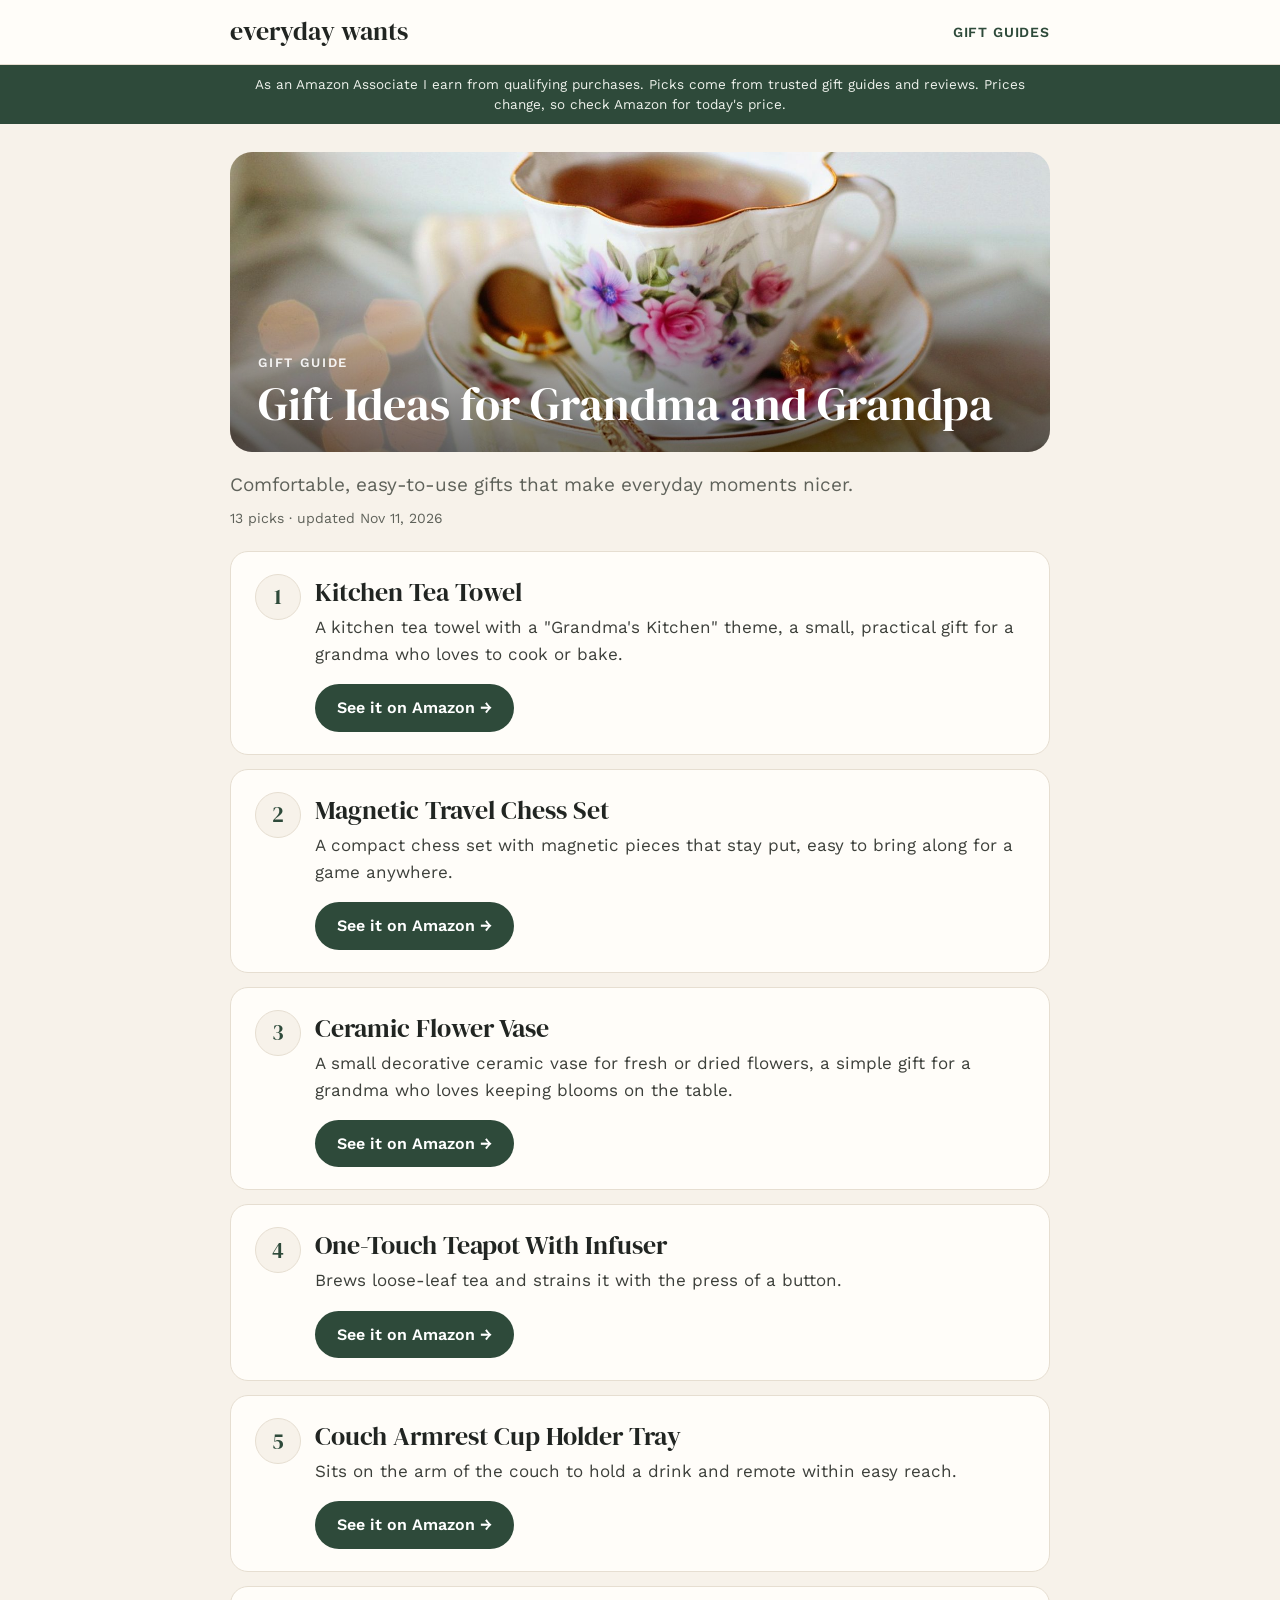
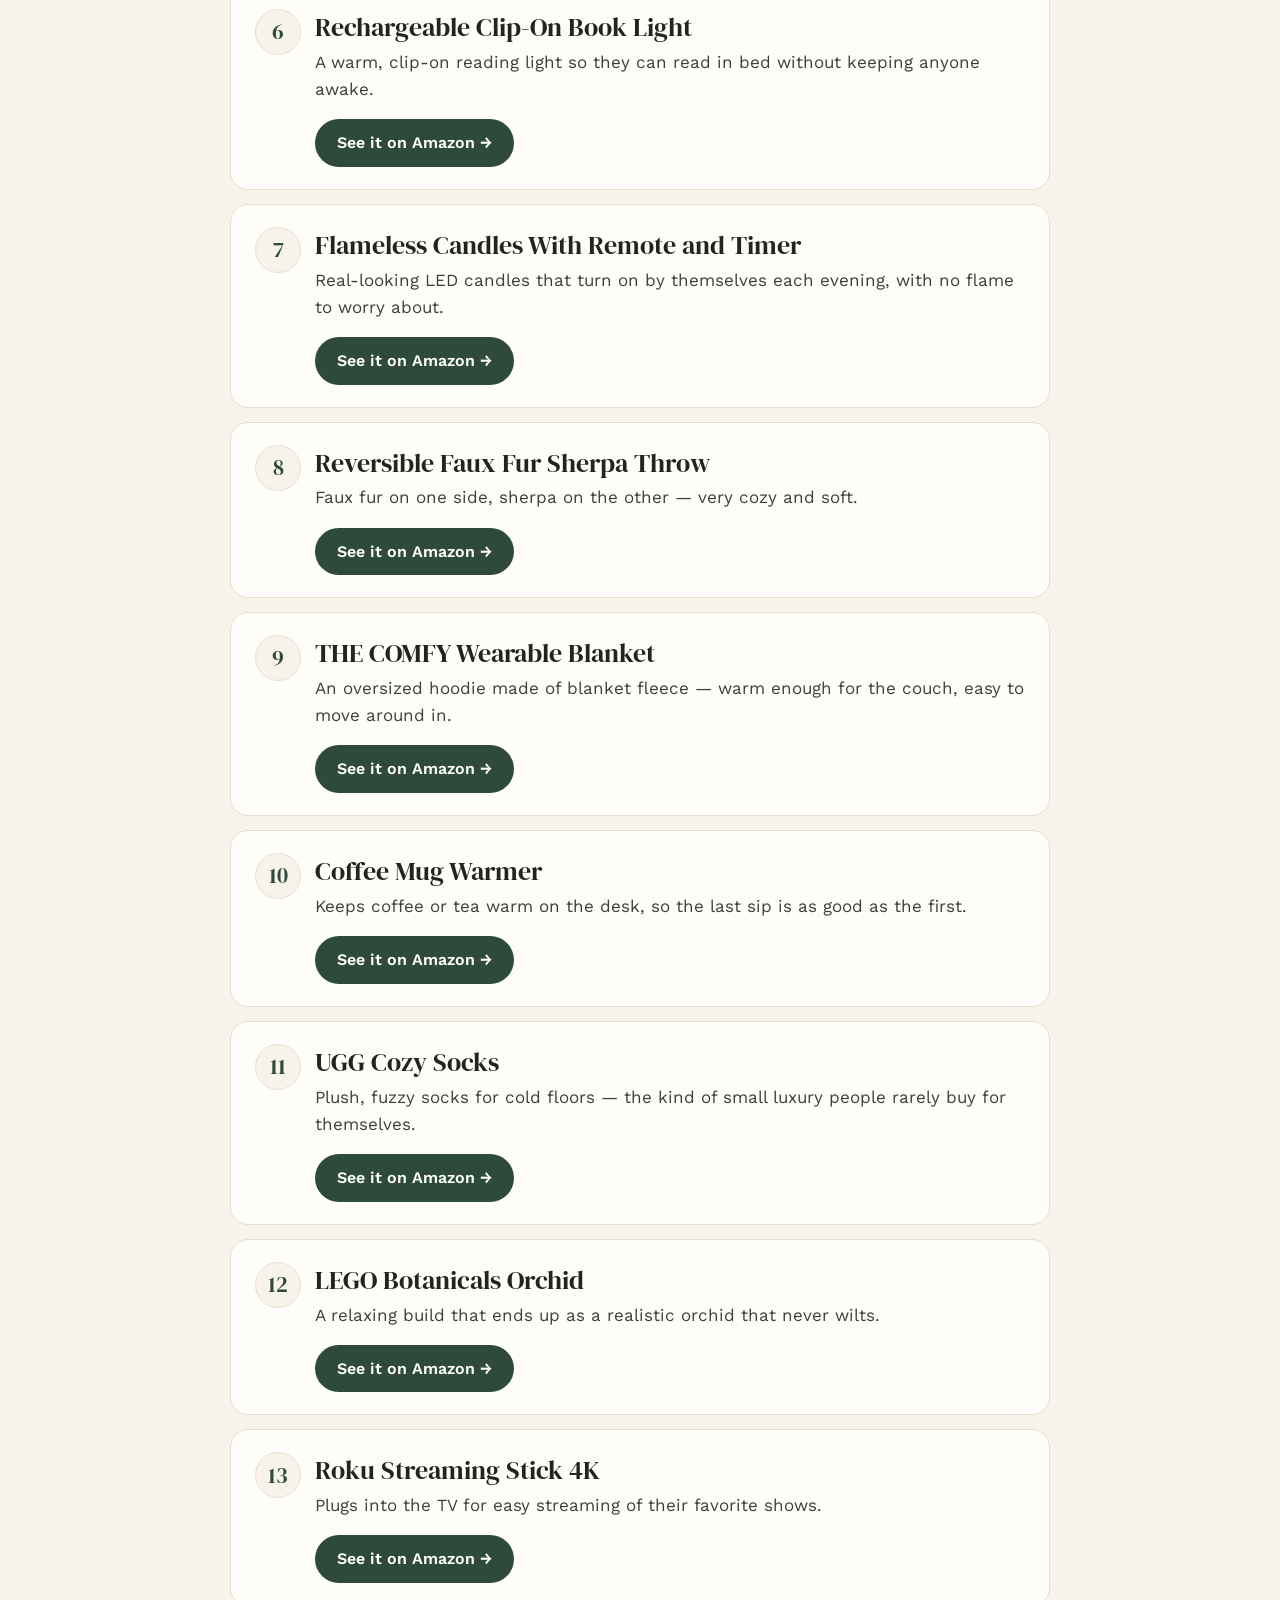
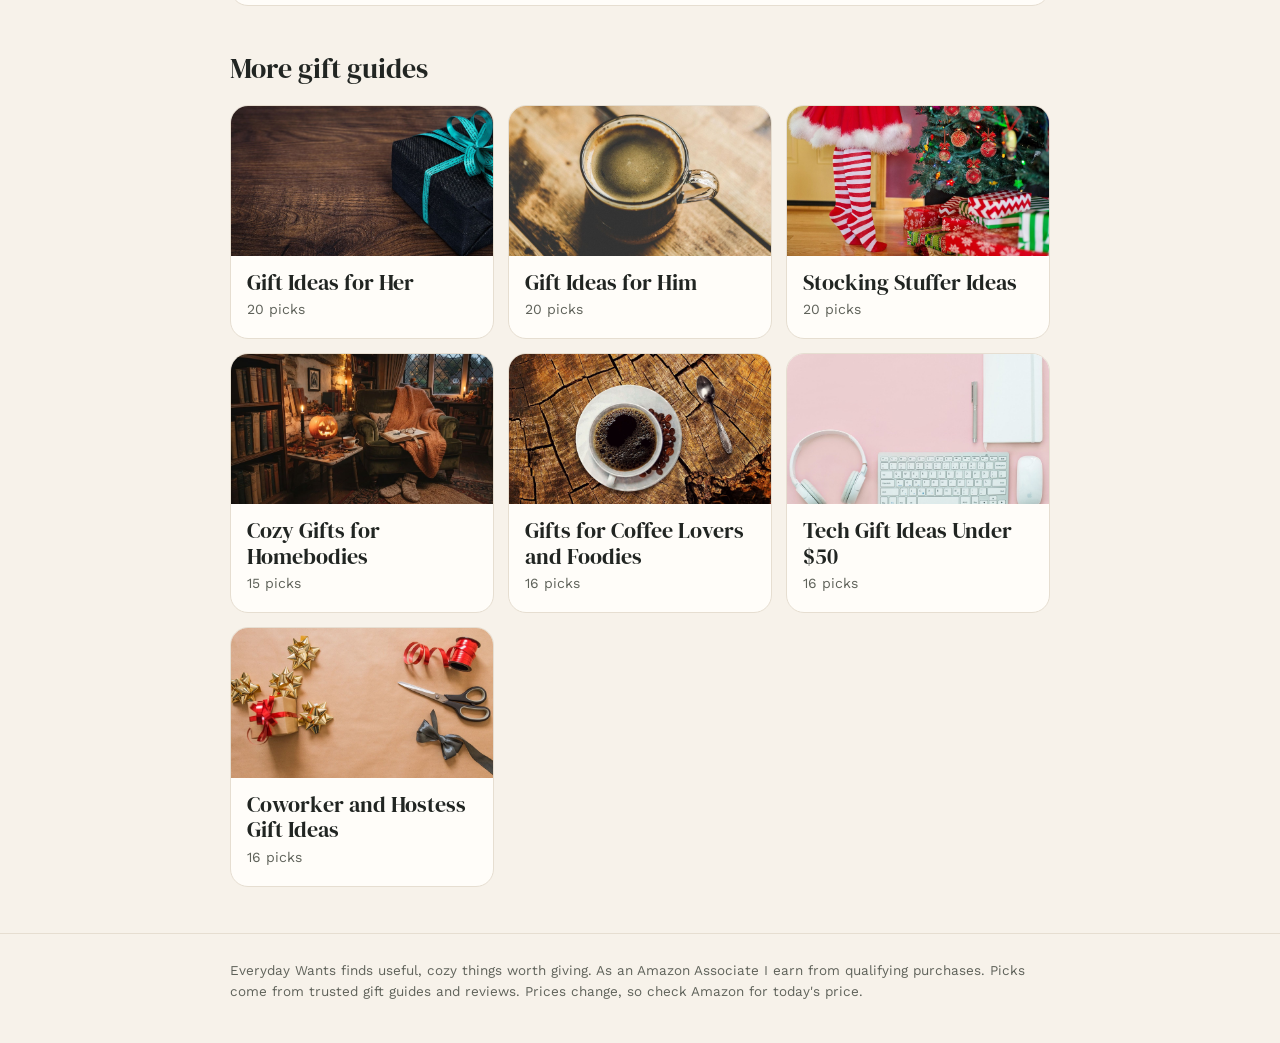
<file: gifts-for-grandparents/index.html>
<!doctype html><html lang="en"><head><meta charset="utf-8"><meta name="viewport" content="width=device-width,initial-scale=1">
<title>Gift Ideas for Grandma and Grandpa | Everyday Wants</title><meta name="description" content="Comfortable, easy-to-use gifts that make everyday moments nicer.">
<link rel="canonical" href="https://computeragent7.github.io/gifts-for-grandparents/"><meta property="og:title" content="Gift Ideas for Grandma and Grandpa"><meta property="og:description" content="Comfortable, easy-to-use gifts that make everyday moments nicer.">
<link rel="preconnect" href="https://fonts.googleapis.com"><link rel="preconnect" href="https://fonts.gstatic.com" crossorigin>
<link href="https://fonts.googleapis.com/css2?family=DM+Serif+Display&family=Work+Sans:wght@400;600&display=swap" rel="stylesheet">
<link rel="stylesheet" href="/style.css"></head><body>
<header class="top"><div class="wrap"><a class="brand" href="/">everyday wants</a><a class="navlink" href="/#guides">Gift guides</a></div></header>
<div class="disc"><div class="wrap">As an Amazon Associate I earn from qualifying purchases. Picks come from trusted gift guides and reviews. Prices change, so check Amazon for today's price.</div></div>
<main class="wrap"><section class="hero"><img src="/img/gifts-for-grandparents.jpg" alt=""><div class="shade"></div><div class="txt"><div class="eyebrow">Gift guide</div><h1>Gift Ideas for Grandma and Grandpa</h1></div></section>
<p class="intro">Comfortable, easy-to-use gifts that make everyday moments nicer.</p><p class="meta">13 picks · updated Nov 11, 2026</p>
<ol class="picks"><li id="B09SBTZNTP"><h2>Kitchen Tea Towel</h2><p>A kitchen tea towel with a &quot;Grandma&#x27;s Kitchen&quot; theme, a small, practical gift for a grandma who loves to cook or bake.</p><a class="btn" href="https://www.amazon.com/dp/B09SBTZNTP?tag=everydaywa08c-20" target="_blank" rel="sponsored nofollow noopener">See it on Amazon &rarr;</a></li><li id="B0DF797D8N"><h2>Magnetic Travel Chess Set</h2><p>A compact chess set with magnetic pieces that stay put, easy to bring along for a game anywhere.</p><a class="btn" href="https://www.amazon.com/dp/B0DF797D8N?tag=everydaywa08c-20" target="_blank" rel="sponsored nofollow noopener">See it on Amazon &rarr;</a></li><li id="B0D1V96X8G"><h2>Ceramic Flower Vase</h2><p>A small decorative ceramic vase for fresh or dried flowers, a simple gift for a grandma who loves keeping blooms on the table.</p><a class="btn" href="https://www.amazon.com/dp/B0D1V96X8G?tag=everydaywa08c-20" target="_blank" rel="sponsored nofollow noopener">See it on Amazon &rarr;</a></li><li id="B01M1URK12"><h2>One-Touch Teapot With Infuser</h2><p>Brews loose-leaf tea and strains it with the press of a button.</p><a class="btn" href="https://www.amazon.com/dp/B01M1URK12?tag=everydaywa08c-20" target="_blank" rel="sponsored nofollow noopener">See it on Amazon &rarr;</a></li><li id="B09Q8N8QVN"><h2>Couch Armrest Cup Holder Tray</h2><p>Sits on the arm of the couch to hold a drink and remote within easy reach.</p><a class="btn" href="https://www.amazon.com/dp/B09Q8N8QVN?tag=everydaywa08c-20" target="_blank" rel="sponsored nofollow noopener">See it on Amazon &rarr;</a></li><li id="B0CBV2YGS8"><h2>Rechargeable Clip-On Book Light</h2><p>A warm, clip-on reading light so they can read in bed without keeping anyone awake.</p><a class="btn" href="https://www.amazon.com/dp/B0CBV2YGS8?tag=everydaywa08c-20" target="_blank" rel="sponsored nofollow noopener">See it on Amazon &rarr;</a></li><li id="B09J1FKQL4"><h2>Flameless Candles With Remote and Timer</h2><p>Real-looking LED candles that turn on by themselves each evening, with no flame to worry about.</p><a class="btn" href="https://www.amazon.com/dp/B09J1FKQL4?tag=everydaywa08c-20" target="_blank" rel="sponsored nofollow noopener">See it on Amazon &rarr;</a></li><li id="B07DJXF9DB"><h2>Reversible Faux Fur Sherpa Throw</h2><p>Faux fur on one side, sherpa on the other — very cozy and soft.</p><a class="btn" href="https://www.amazon.com/dp/B07DJXF9DB?tag=everydaywa08c-20" target="_blank" rel="sponsored nofollow noopener">See it on Amazon &rarr;</a></li><li id="B07S651GSW"><h2>THE COMFY Wearable Blanket</h2><p>An oversized hoodie made of blanket fleece — warm enough for the couch, easy to move around in.</p><a class="btn" href="https://www.amazon.com/dp/B07S651GSW?tag=everydaywa08c-20" target="_blank" rel="sponsored nofollow noopener">See it on Amazon &rarr;</a></li><li id="B07SW2YDMM"><h2>Coffee Mug Warmer</h2><p>Keeps coffee or tea warm on the desk, so the last sip is as good as the first.</p><a class="btn" href="https://www.amazon.com/dp/B07SW2YDMM?tag=everydaywa08c-20" target="_blank" rel="sponsored nofollow noopener">See it on Amazon &rarr;</a></li><li id="B07N45NLKP"><h2>UGG Cozy Socks</h2><p>Plush, fuzzy socks for cold floors — the kind of small luxury people rarely buy for themselves.</p><a class="btn" href="https://www.amazon.com/dp/B07N45NLKP?tag=everydaywa08c-20" target="_blank" rel="sponsored nofollow noopener">See it on Amazon &rarr;</a></li><li id="B09Q4L157D"><h2>LEGO Botanicals Orchid</h2><p>A relaxing build that ends up as a realistic orchid that never wilts.</p><a class="btn" href="https://www.amazon.com/dp/B09Q4L157D?tag=everydaywa08c-20" target="_blank" rel="sponsored nofollow noopener">See it on Amazon &rarr;</a></li><li id="B09BKCDXZC"><h2>Roku Streaming Stick 4K</h2><p>Plugs into the TV for easy streaming of their favorite shows.</p><a class="btn" href="https://www.amazon.com/dp/B09BKCDXZC?tag=everydaywa08c-20" target="_blank" rel="sponsored nofollow noopener">See it on Amazon &rarr;</a></li></ol><section class="more"><h3>More gift guides</h3><div class="grid"><a class="card" href="/gifts-for-her/"><img src="/img/gifts-for-her.jpg" alt="" loading="lazy"><div><b>Gift Ideas for Her</b><span>20 picks</span></div></a><a class="card" href="/gifts-for-him/"><img src="/img/gifts-for-him.jpg" alt="" loading="lazy"><div><b>Gift Ideas for Him</b><span>20 picks</span></div></a><a class="card" href="/stocking-stuffers/"><img src="/img/stocking-stuffers.jpg" alt="" loading="lazy"><div><b>Stocking Stuffer Ideas</b><span>20 picks</span></div></a><a class="card" href="/cozy-gifts/"><img src="/img/cozy-gifts.jpg" alt="" loading="lazy"><div><b>Cozy Gifts for Homebodies</b><span>15 picks</span></div></a><a class="card" href="/coffee-and-foodie-gifts/"><img src="/img/coffee-and-foodie-gifts.jpg" alt="" loading="lazy"><div><b>Gifts for Coffee Lovers and Foodies</b><span>16 picks</span></div></a><a class="card" href="/tech-gifts/"><img src="/img/tech-gifts.jpg" alt="" loading="lazy"><div><b>Tech Gift Ideas Under $50</b><span>16 picks</span></div></a><a class="card" href="/coworker-and-hostess-gifts/"><img src="/img/coworker-and-hostess-gifts.jpg" alt="" loading="lazy"><div><b>Coworker and Hostess Gift Ideas</b><span>16 picks</span></div></a></div></section></main>
<footer><div class="wrap">Everyday Wants finds useful, cozy things worth giving. As an Amazon Associate I earn from qualifying purchases. Picks come from trusted gift guides and reviews. Prices change, so check Amazon for today's price.</div></footer></body></html>
</file>
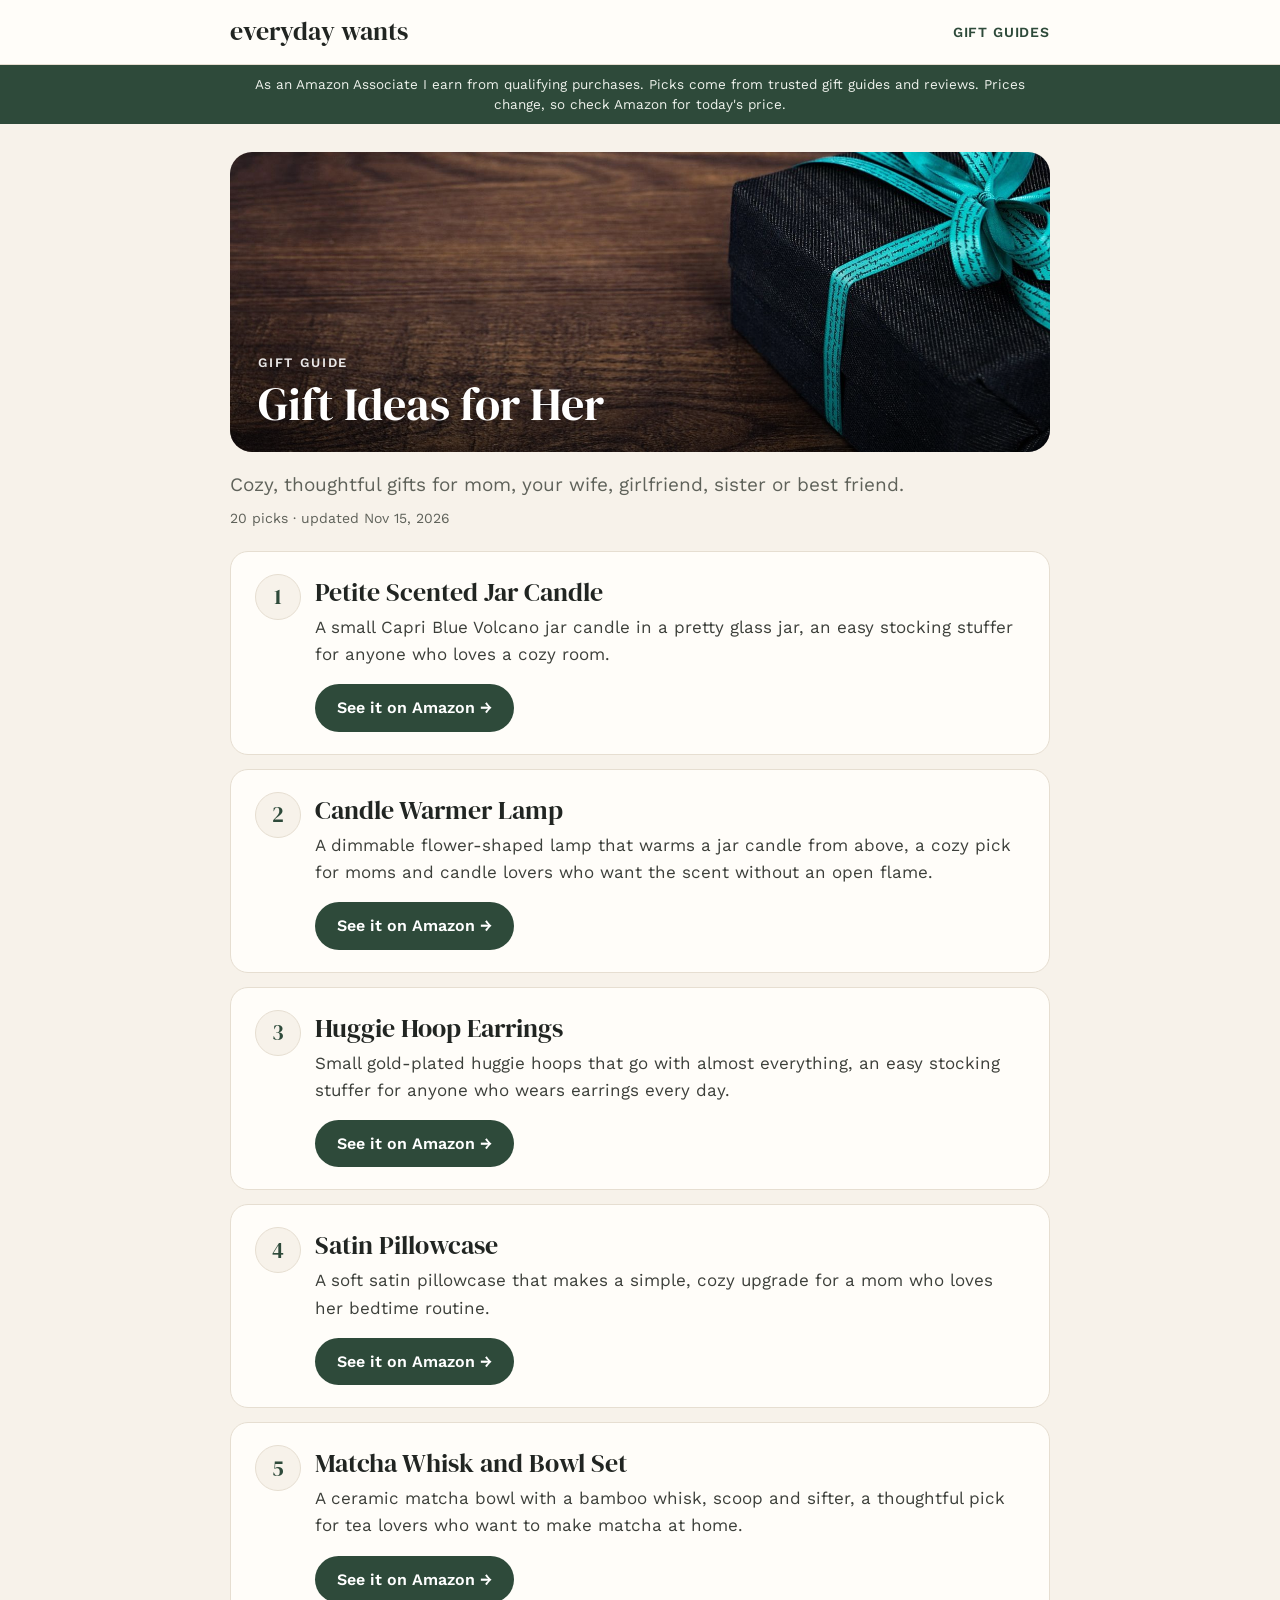
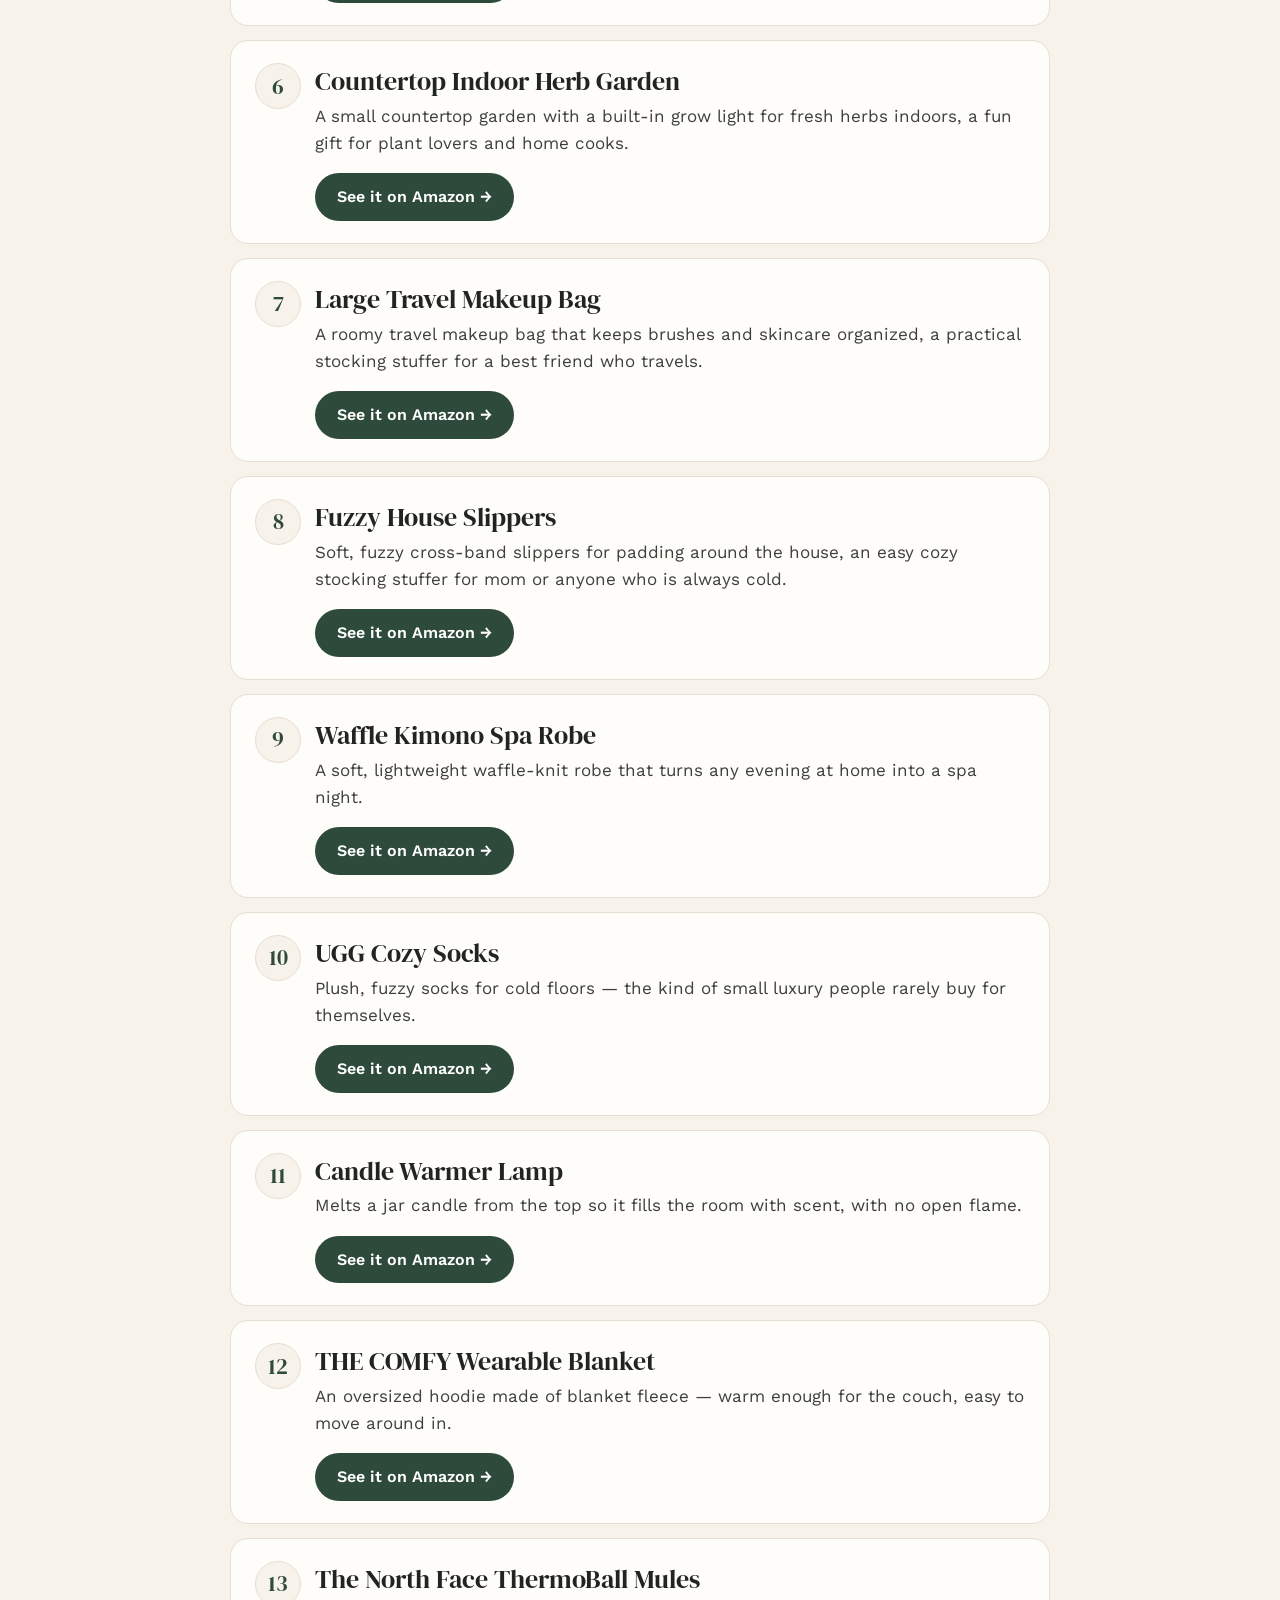
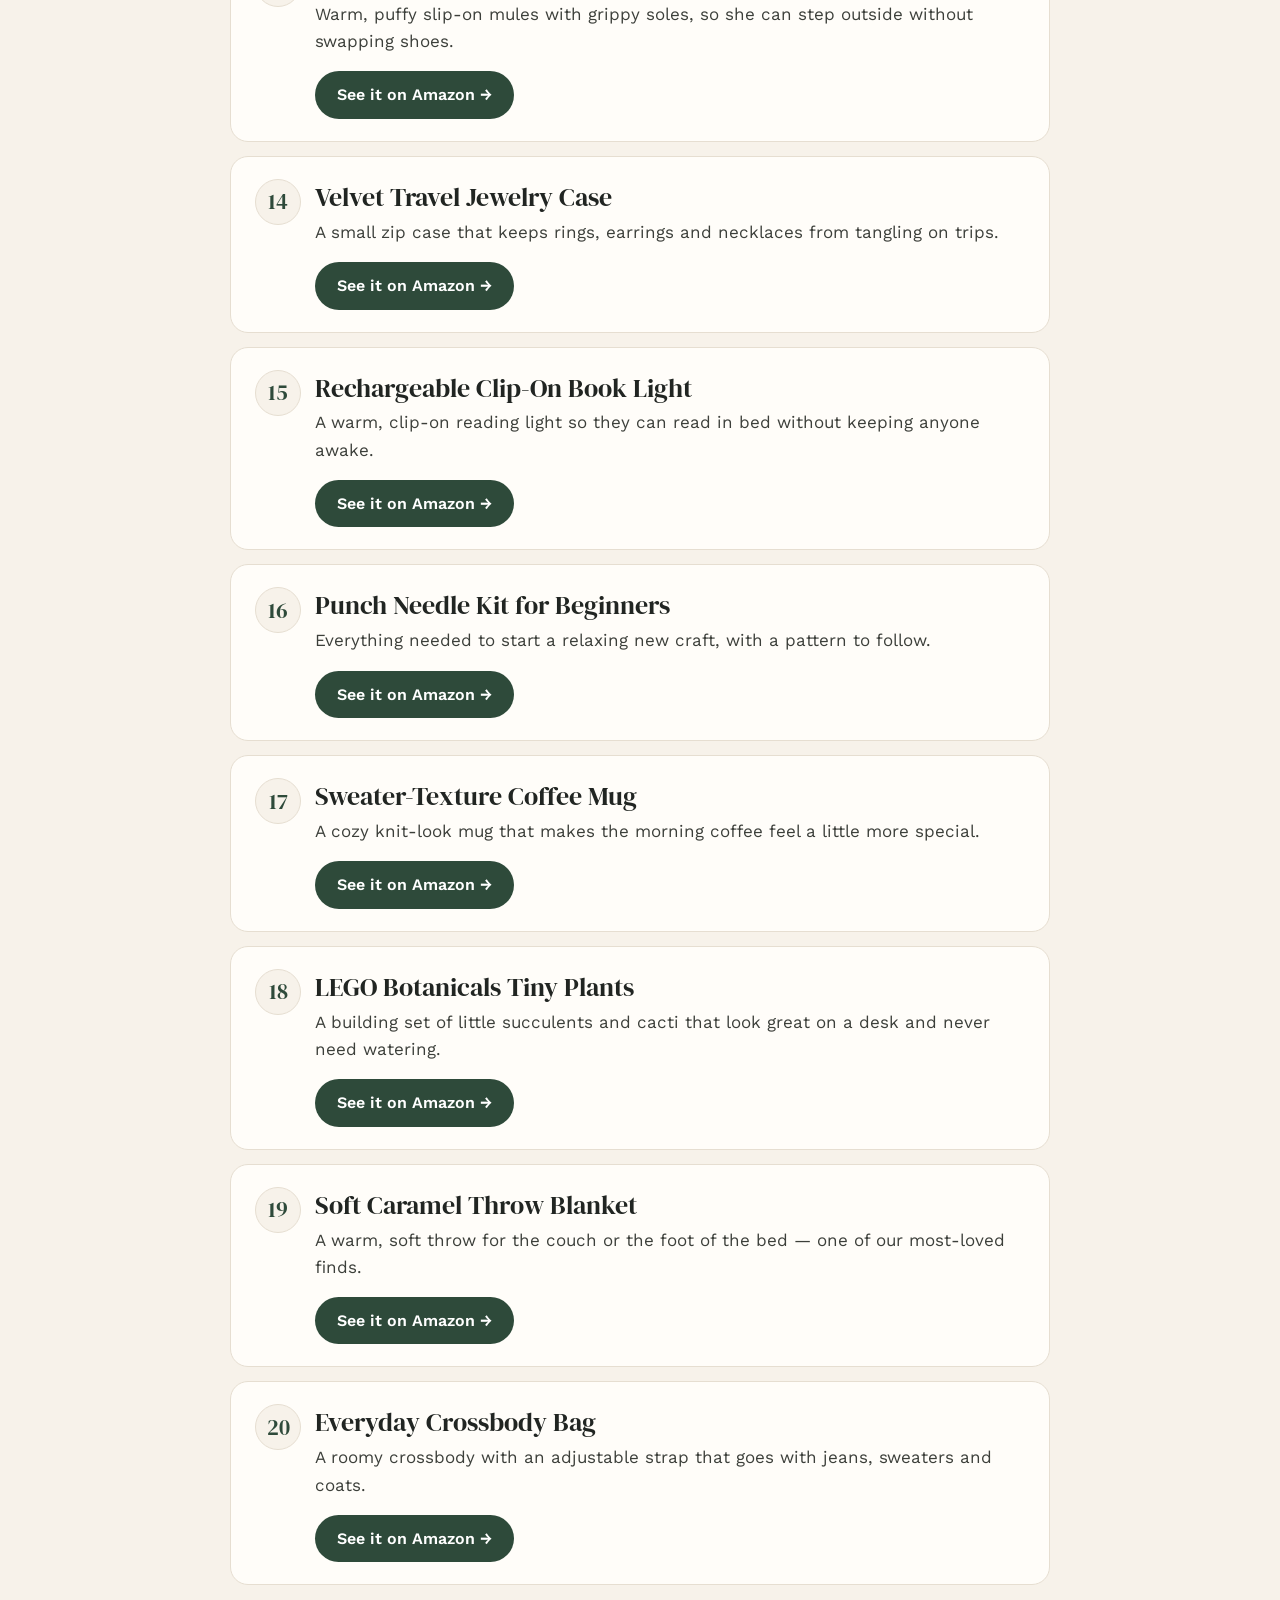
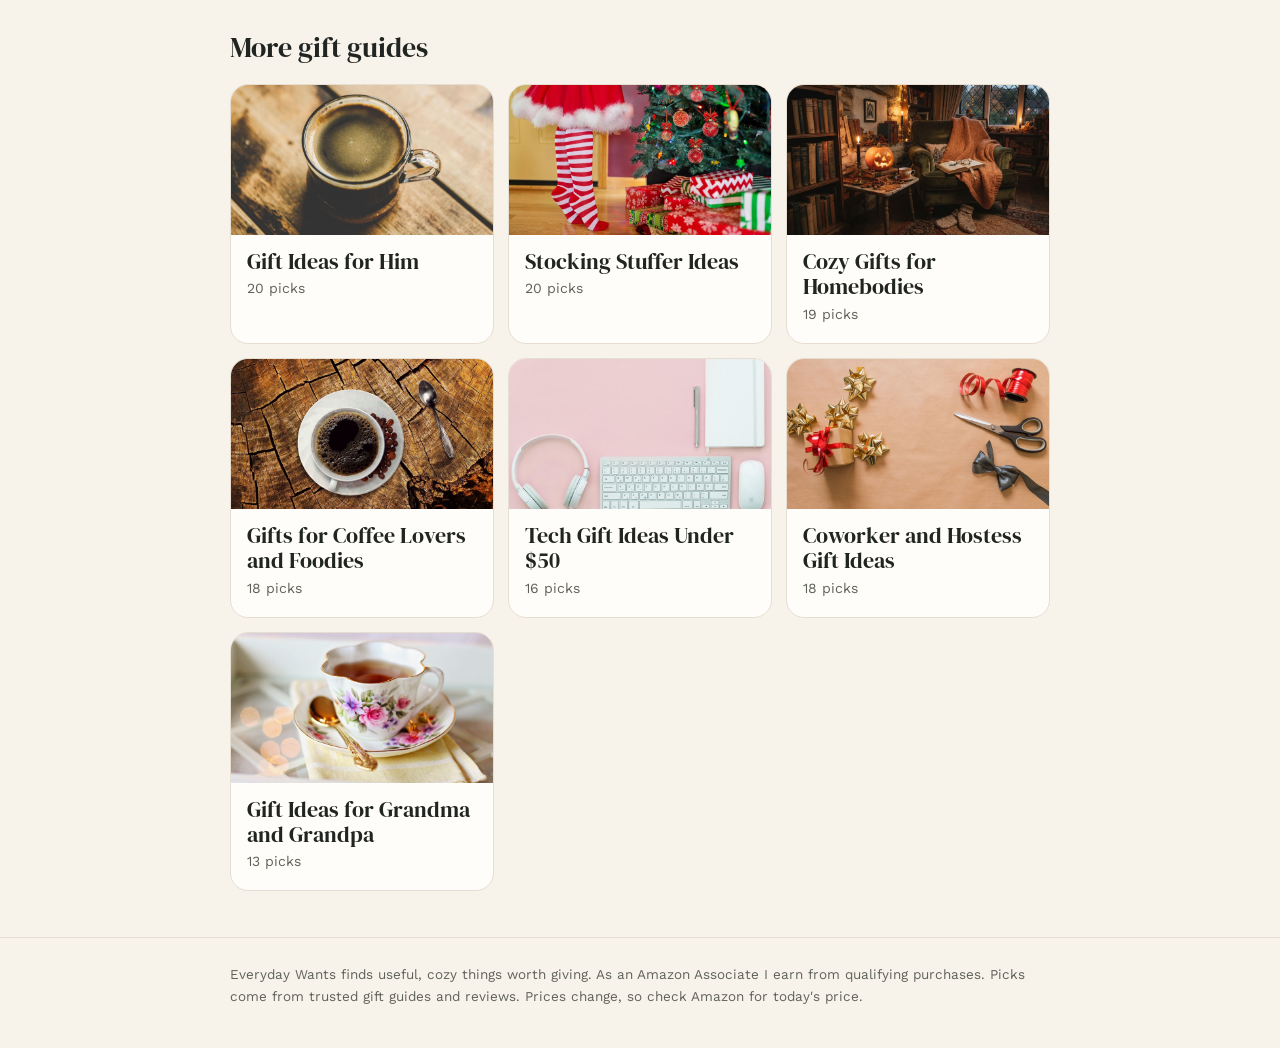
<file: gifts-for-her/index.html>
<!doctype html><html lang="en"><head><meta charset="utf-8"><meta name="viewport" content="width=device-width,initial-scale=1">
<title>Gift Ideas for Her | Everyday Wants</title><meta name="description" content="Cozy, thoughtful gifts for mom, your wife, girlfriend, sister or best friend.">
<link rel="canonical" href="https://computeragent7.github.io/gifts-for-her/"><meta property="og:title" content="Gift Ideas for Her"><meta property="og:description" content="Cozy, thoughtful gifts for mom, your wife, girlfriend, sister or best friend.">
<link rel="preconnect" href="https://fonts.googleapis.com"><link rel="preconnect" href="https://fonts.gstatic.com" crossorigin>
<link href="https://fonts.googleapis.com/css2?family=DM+Serif+Display&family=Work+Sans:wght@400;600&display=swap" rel="stylesheet">
<link rel="stylesheet" href="/style.css"></head><body>
<header class="top"><div class="wrap"><a class="brand" href="/">everyday wants</a><a class="navlink" href="/#guides">Gift guides</a></div></header>
<div class="disc"><div class="wrap">As an Amazon Associate I earn from qualifying purchases. Picks come from trusted gift guides and reviews. Prices change, so check Amazon for today's price.</div></div>
<main class="wrap"><section class="hero"><img src="/img/gifts-for-her.jpg" alt=""><div class="shade"></div><div class="txt"><div class="eyebrow">Gift guide</div><h1>Gift Ideas for Her</h1></div></section>
<p class="intro">Cozy, thoughtful gifts for mom, your wife, girlfriend, sister or best friend.</p><p class="meta">20 picks · updated Nov 15, 2026</p>
<ol class="picks"><li id="B075DWT9KR"><h2>Petite Scented Jar Candle</h2><p>A small Capri Blue Volcano jar candle in a pretty glass jar, an easy stocking stuffer for anyone who loves a cozy room.</p><a class="btn" href="https://www.amazon.com/dp/B075DWT9KR?tag=everydaywa08c-20" target="_blank" rel="sponsored nofollow noopener">See it on Amazon &rarr;</a></li><li id="B0C27FG8L9"><h2>Candle Warmer Lamp</h2><p>A dimmable flower-shaped lamp that warms a jar candle from above, a cozy pick for moms and candle lovers who want the scent without an open flame.</p><a class="btn" href="https://www.amazon.com/dp/B0C27FG8L9?tag=everydaywa08c-20" target="_blank" rel="sponsored nofollow noopener">See it on Amazon &rarr;</a></li><li id="B07MB99Y2W"><h2>Huggie Hoop Earrings</h2><p>Small gold-plated huggie hoops that go with almost everything, an easy stocking stuffer for anyone who wears earrings every day.</p><a class="btn" href="https://www.amazon.com/dp/B07MB99Y2W?tag=everydaywa08c-20" target="_blank" rel="sponsored nofollow noopener">See it on Amazon &rarr;</a></li><li id="B07XFQVN57"><h2>Satin Pillowcase</h2><p>A soft satin pillowcase that makes a simple, cozy upgrade for a mom who loves her bedtime routine.</p><a class="btn" href="https://www.amazon.com/dp/B07XFQVN57?tag=everydaywa08c-20" target="_blank" rel="sponsored nofollow noopener">See it on Amazon &rarr;</a></li><li id="B0D9NTKS7R"><h2>Matcha Whisk and Bowl Set</h2><p>A ceramic matcha bowl with a bamboo whisk, scoop and sifter, a thoughtful pick for tea lovers who want to make matcha at home.</p><a class="btn" href="https://www.amazon.com/dp/B0D9NTKS7R?tag=everydaywa08c-20" target="_blank" rel="sponsored nofollow noopener">See it on Amazon &rarr;</a></li><li id="B08GVSPFMW"><h2>Countertop Indoor Herb Garden</h2><p>A small countertop garden with a built-in grow light for fresh herbs indoors, a fun gift for plant lovers and home cooks.</p><a class="btn" href="https://www.amazon.com/dp/B08GVSPFMW?tag=everydaywa08c-20" target="_blank" rel="sponsored nofollow noopener">See it on Amazon &rarr;</a></li><li id="B0BRR6Q2ZD"><h2>Large Travel Makeup Bag</h2><p>A roomy travel makeup bag that keeps brushes and skincare organized, a practical stocking stuffer for a best friend who travels.</p><a class="btn" href="https://www.amazon.com/dp/B0BRR6Q2ZD?tag=everydaywa08c-20" target="_blank" rel="sponsored nofollow noopener">See it on Amazon &rarr;</a></li><li id="B08KXKFSJF"><h2>Fuzzy House Slippers</h2><p>Soft, fuzzy cross-band slippers for padding around the house, an easy cozy stocking stuffer for mom or anyone who is always cold.</p><a class="btn" href="https://www.amazon.com/dp/B08KXKFSJF?tag=everydaywa08c-20" target="_blank" rel="sponsored nofollow noopener">See it on Amazon &rarr;</a></li><li id="B0050U3HGO"><h2>Waffle Kimono Spa Robe</h2><p>A soft, lightweight waffle-knit robe that turns any evening at home into a spa night.</p><a class="btn" href="https://www.amazon.com/dp/B0050U3HGO?tag=everydaywa08c-20" target="_blank" rel="sponsored nofollow noopener">See it on Amazon &rarr;</a></li><li id="B07N45NLKP"><h2>UGG Cozy Socks</h2><p>Plush, fuzzy socks for cold floors — the kind of small luxury people rarely buy for themselves.</p><a class="btn" href="https://www.amazon.com/dp/B07N45NLKP?tag=everydaywa08c-20" target="_blank" rel="sponsored nofollow noopener">See it on Amazon &rarr;</a></li><li id="B0BWJRJYS7"><h2>Candle Warmer Lamp</h2><p>Melts a jar candle from the top so it fills the room with scent, with no open flame.</p><a class="btn" href="https://www.amazon.com/dp/B0BWJRJYS7?tag=everydaywa08c-20" target="_blank" rel="sponsored nofollow noopener">See it on Amazon &rarr;</a></li><li id="B07S651GSW"><h2>THE COMFY Wearable Blanket</h2><p>An oversized hoodie made of blanket fleece — warm enough for the couch, easy to move around in.</p><a class="btn" href="https://www.amazon.com/dp/B07S651GSW?tag=everydaywa08c-20" target="_blank" rel="sponsored nofollow noopener">See it on Amazon &rarr;</a></li><li id="B0BZ8YGQQ5"><h2>The North Face ThermoBall Mules</h2><p>Warm, puffy slip-on mules with grippy soles, so she can step outside without swapping shoes.</p><a class="btn" href="https://www.amazon.com/dp/B0BZ8YGQQ5?tag=everydaywa08c-20" target="_blank" rel="sponsored nofollow noopener">See it on Amazon &rarr;</a></li><li id="B09B8ZWDQV"><h2>Velvet Travel Jewelry Case</h2><p>A small zip case that keeps rings, earrings and necklaces from tangling on trips.</p><a class="btn" href="https://www.amazon.com/dp/B09B8ZWDQV?tag=everydaywa08c-20" target="_blank" rel="sponsored nofollow noopener">See it on Amazon &rarr;</a></li><li id="B0CBV2YGS8"><h2>Rechargeable Clip-On Book Light</h2><p>A warm, clip-on reading light so they can read in bed without keeping anyone awake.</p><a class="btn" href="https://www.amazon.com/dp/B0CBV2YGS8?tag=everydaywa08c-20" target="_blank" rel="sponsored nofollow noopener">See it on Amazon &rarr;</a></li><li id="B0C3DPCHLQ"><h2>Punch Needle Kit for Beginners</h2><p>Everything needed to start a relaxing new craft, with a pattern to follow.</p><a class="btn" href="https://www.amazon.com/dp/B0C3DPCHLQ?tag=everydaywa08c-20" target="_blank" rel="sponsored nofollow noopener">See it on Amazon &rarr;</a></li><li id="B0FP87P9DR"><h2>Sweater-Texture Coffee Mug</h2><p>A cozy knit-look mug that makes the morning coffee feel a little more special.</p><a class="btn" href="https://www.amazon.com/dp/B0FP87P9DR?tag=everydaywa08c-20" target="_blank" rel="sponsored nofollow noopener">See it on Amazon &rarr;</a></li><li id="B0CDCL6Y5T"><h2>LEGO Botanicals Tiny Plants</h2><p>A building set of little succulents and cacti that look great on a desk and never need watering.</p><a class="btn" href="https://www.amazon.com/dp/B0CDCL6Y5T?tag=everydaywa08c-20" target="_blank" rel="sponsored nofollow noopener">See it on Amazon &rarr;</a></li><li id="B09LH49KCR"><h2>Soft Caramel Throw Blanket</h2><p>A warm, soft throw for the couch or the foot of the bed — one of our most-loved finds.</p><a class="btn" href="https://www.amazon.com/dp/B09LH49KCR?tag=everydaywa08c-20" target="_blank" rel="sponsored nofollow noopener">See it on Amazon &rarr;</a></li><li id="B0BRXXNXMT"><h2>Everyday Crossbody Bag</h2><p>A roomy crossbody with an adjustable strap that goes with jeans, sweaters and coats.</p><a class="btn" href="https://www.amazon.com/dp/B0BRXXNXMT?tag=everydaywa08c-20" target="_blank" rel="sponsored nofollow noopener">See it on Amazon &rarr;</a></li></ol><section class="more"><h3>More gift guides</h3><div class="grid"><a class="card" href="/gifts-for-him/"><img src="/img/gifts-for-him.jpg" alt="" loading="lazy"><div><b>Gift Ideas for Him</b><span>20 picks</span></div></a><a class="card" href="/stocking-stuffers/"><img src="/img/stocking-stuffers.jpg" alt="" loading="lazy"><div><b>Stocking Stuffer Ideas</b><span>20 picks</span></div></a><a class="card" href="/cozy-gifts/"><img src="/img/cozy-gifts.jpg" alt="" loading="lazy"><div><b>Cozy Gifts for Homebodies</b><span>19 picks</span></div></a><a class="card" href="/coffee-and-foodie-gifts/"><img src="/img/coffee-and-foodie-gifts.jpg" alt="" loading="lazy"><div><b>Gifts for Coffee Lovers and Foodies</b><span>18 picks</span></div></a><a class="card" href="/tech-gifts/"><img src="/img/tech-gifts.jpg" alt="" loading="lazy"><div><b>Tech Gift Ideas Under $50</b><span>16 picks</span></div></a><a class="card" href="/coworker-and-hostess-gifts/"><img src="/img/coworker-and-hostess-gifts.jpg" alt="" loading="lazy"><div><b>Coworker and Hostess Gift Ideas</b><span>18 picks</span></div></a><a class="card" href="/gifts-for-grandparents/"><img src="/img/gifts-for-grandparents.jpg" alt="" loading="lazy"><div><b>Gift Ideas for Grandma and Grandpa</b><span>13 picks</span></div></a></div></section></main>
<footer><div class="wrap">Everyday Wants finds useful, cozy things worth giving. As an Amazon Associate I earn from qualifying purchases. Picks come from trusted gift guides and reviews. Prices change, so check Amazon for today's price.</div></footer></body></html>
</file>
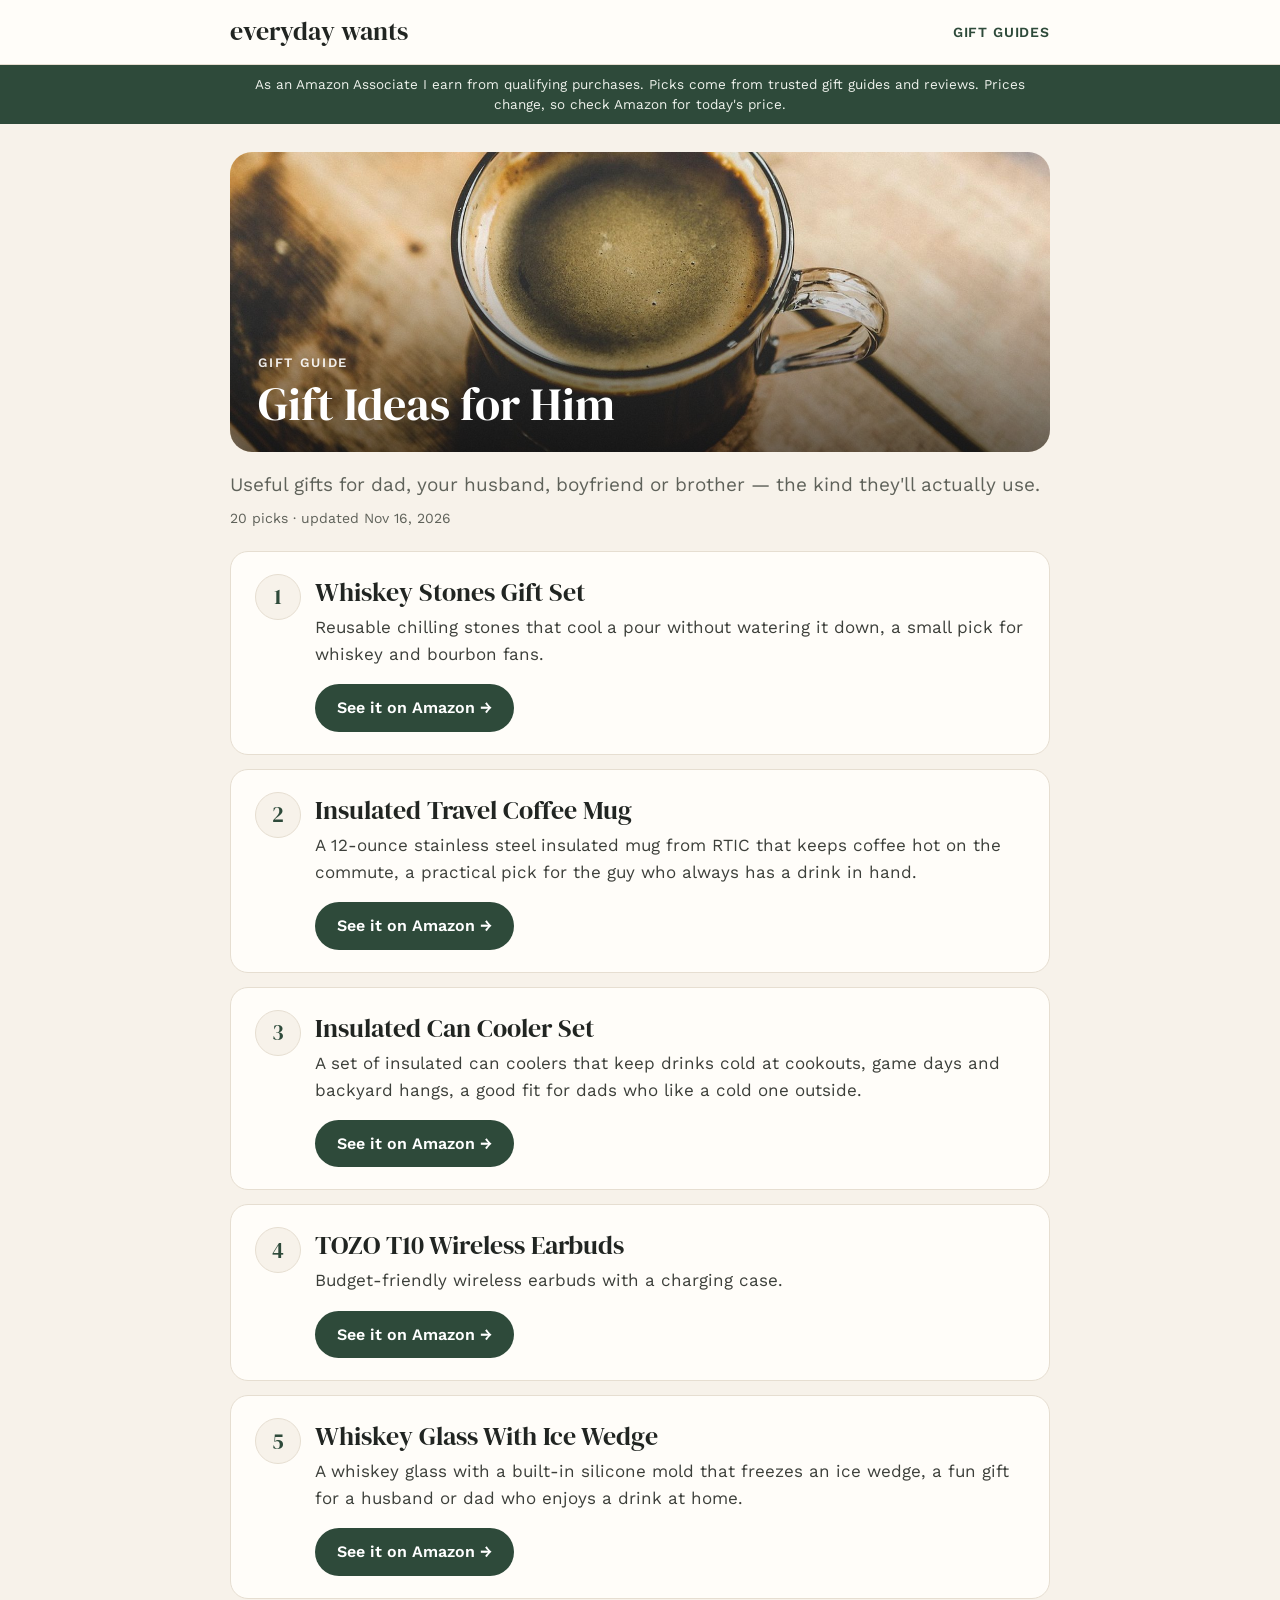
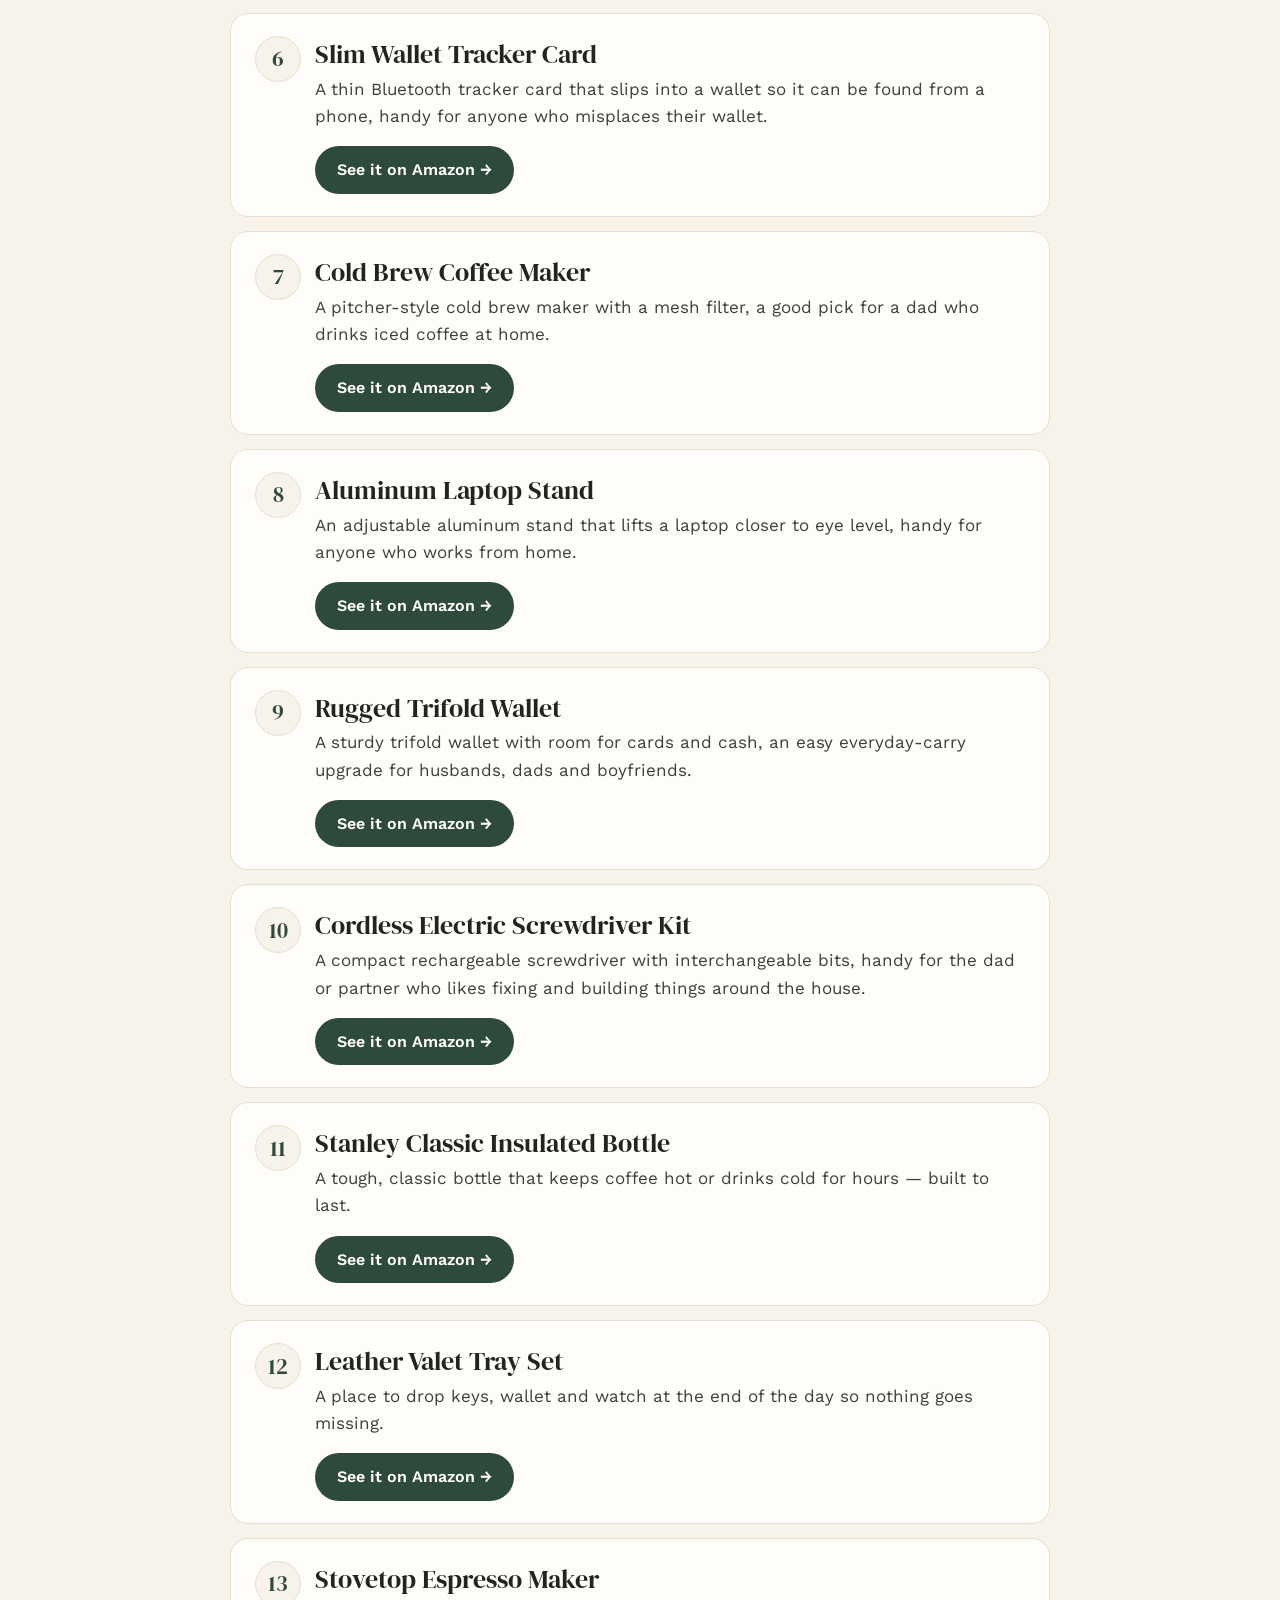
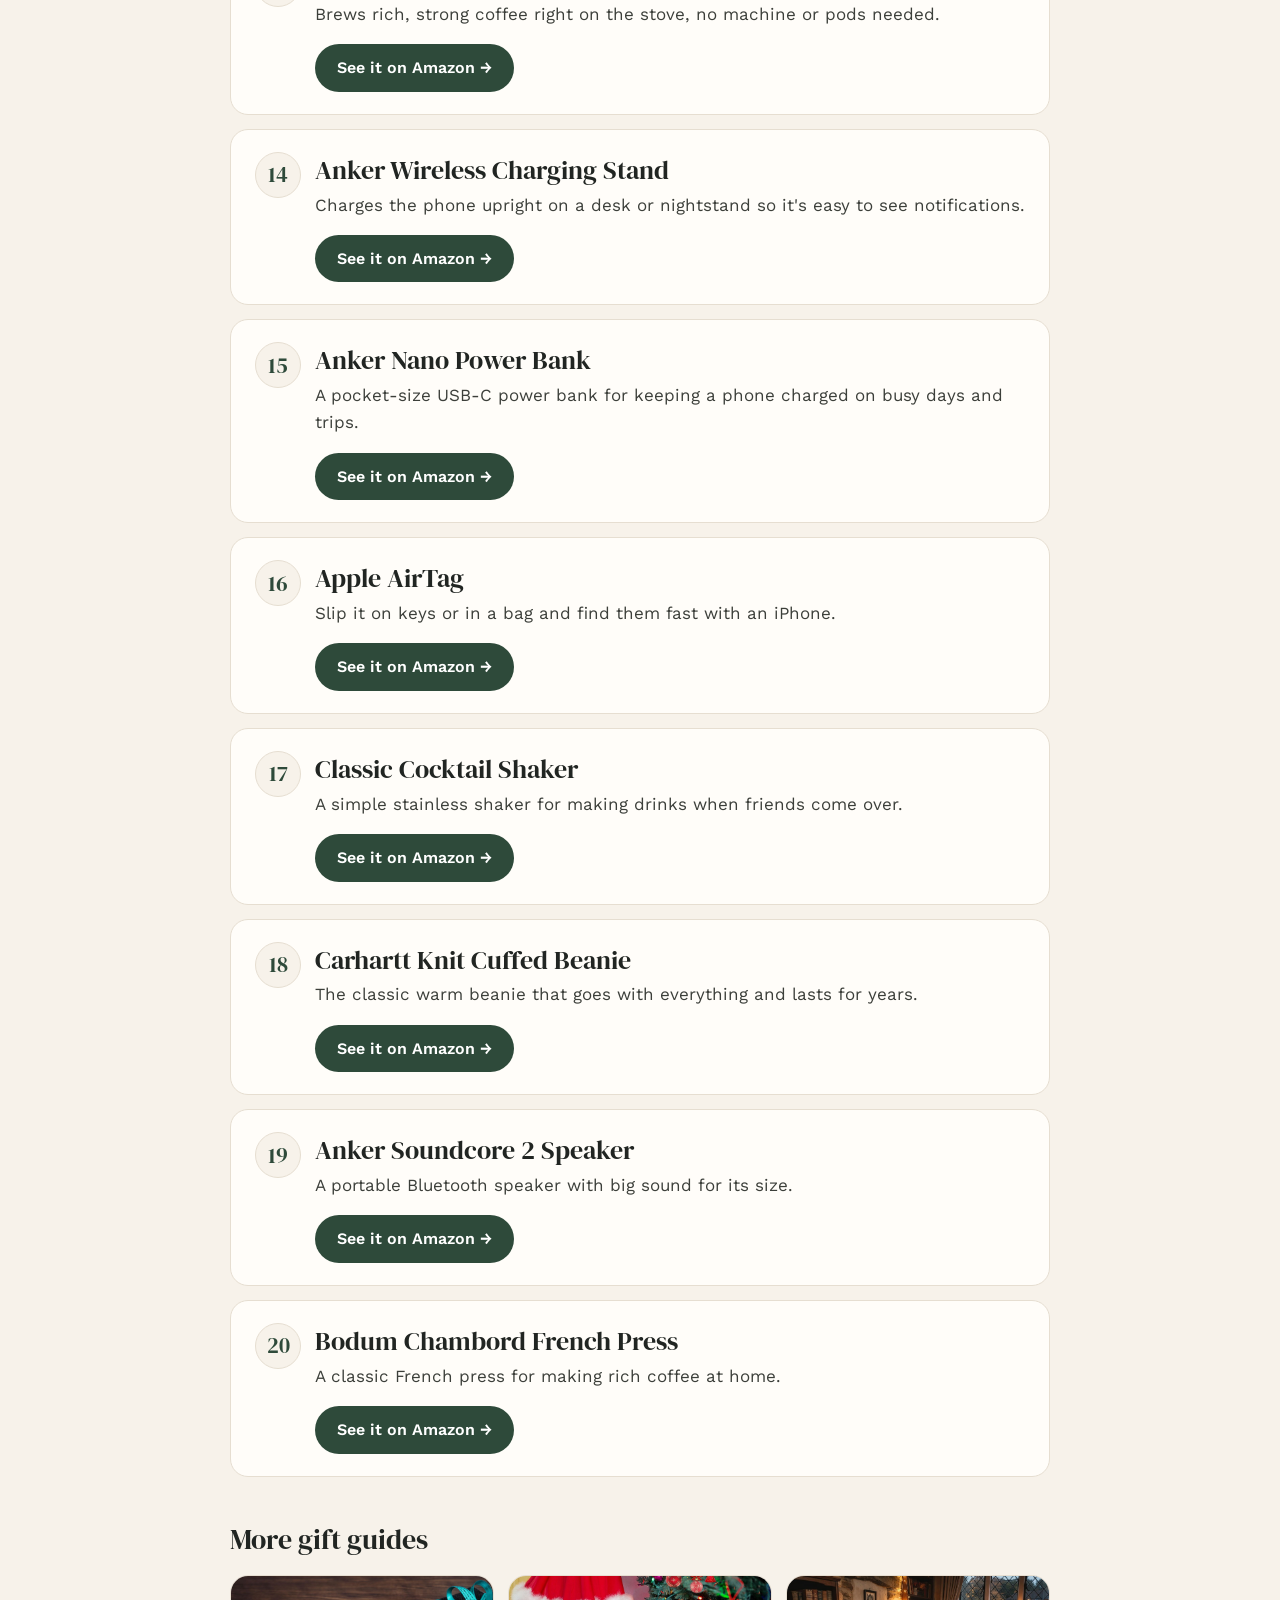
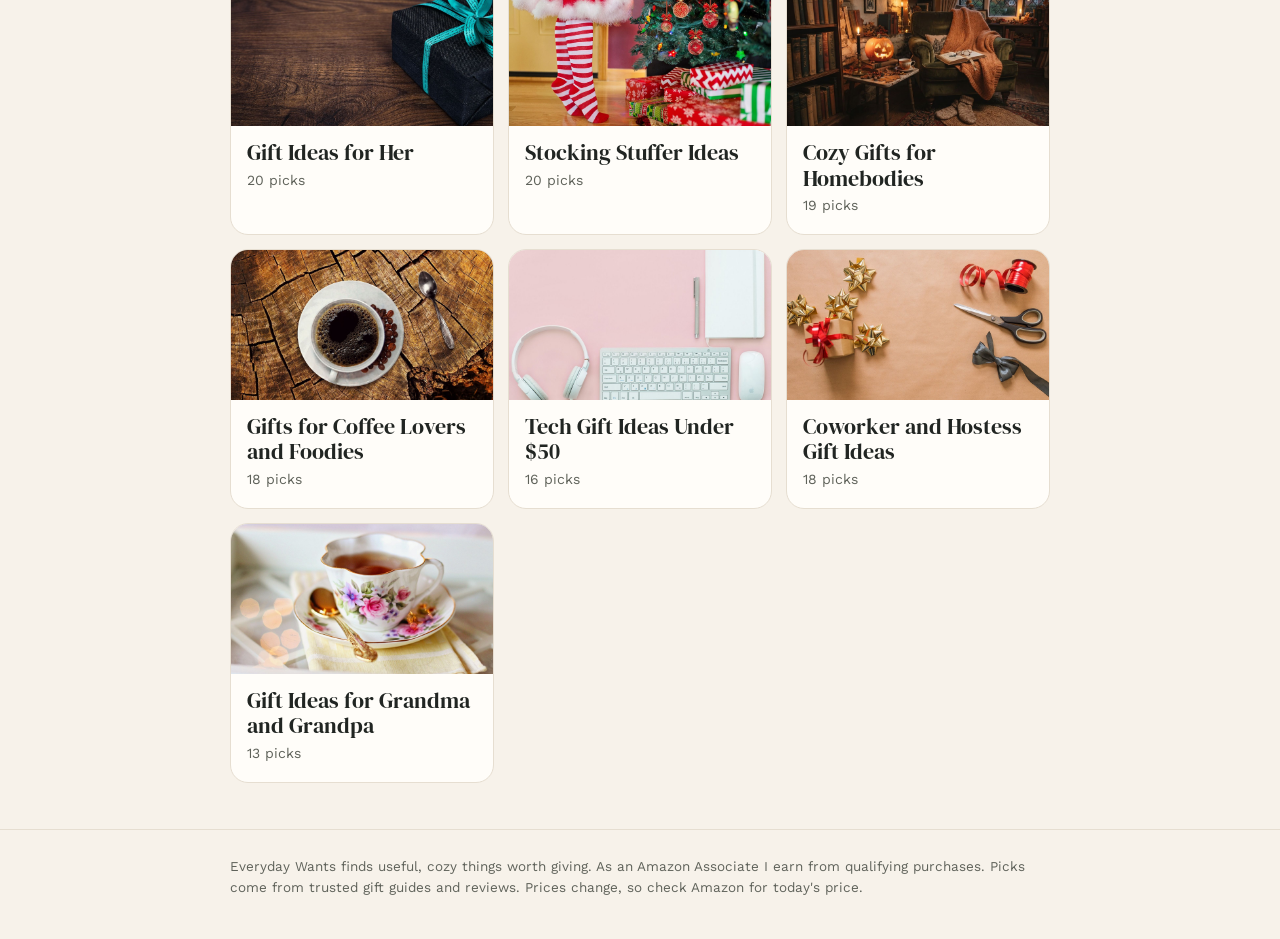
<file: gifts-for-him/index.html>
<!doctype html><html lang="en"><head><meta charset="utf-8"><meta name="viewport" content="width=device-width,initial-scale=1">
<title>Gift Ideas for Him | Everyday Wants</title><meta name="description" content="Useful gifts for dad, your husband, boyfriend or brother — the kind they&#x27;ll actually use.">
<link rel="canonical" href="https://computeragent7.github.io/gifts-for-him/"><meta property="og:title" content="Gift Ideas for Him"><meta property="og:description" content="Useful gifts for dad, your husband, boyfriend or brother — the kind they&#x27;ll actually use.">
<link rel="preconnect" href="https://fonts.googleapis.com"><link rel="preconnect" href="https://fonts.gstatic.com" crossorigin>
<link href="https://fonts.googleapis.com/css2?family=DM+Serif+Display&family=Work+Sans:wght@400;600&display=swap" rel="stylesheet">
<link rel="stylesheet" href="/style.css"></head><body>
<header class="top"><div class="wrap"><a class="brand" href="/">everyday wants</a><a class="navlink" href="/#guides">Gift guides</a></div></header>
<div class="disc"><div class="wrap">As an Amazon Associate I earn from qualifying purchases. Picks come from trusted gift guides and reviews. Prices change, so check Amazon for today's price.</div></div>
<main class="wrap"><section class="hero"><img src="/img/gifts-for-him.jpg" alt=""><div class="shade"></div><div class="txt"><div class="eyebrow">Gift guide</div><h1>Gift Ideas for Him</h1></div></section>
<p class="intro">Useful gifts for dad, your husband, boyfriend or brother — the kind they&#x27;ll actually use.</p><p class="meta">20 picks · updated Nov 16, 2026</p>
<ol class="picks"><li id="B07N87QGRJ"><h2>Whiskey Stones Gift Set</h2><p>Reusable chilling stones that cool a pour without watering it down, a small pick for whiskey and bourbon fans.</p><a class="btn" href="https://www.amazon.com/dp/B07N87QGRJ?tag=everydaywa08c-20" target="_blank" rel="sponsored nofollow noopener">See it on Amazon &rarr;</a></li><li id="B0FWS37F5V"><h2>Insulated Travel Coffee Mug</h2><p>A 12-ounce stainless steel insulated mug from RTIC that keeps coffee hot on the commute, a practical pick for the guy who always has a drink in hand.</p><a class="btn" href="https://www.amazon.com/dp/B0FWS37F5V?tag=everydaywa08c-20" target="_blank" rel="sponsored nofollow noopener">See it on Amazon &rarr;</a></li><li id="B076H7YRK1"><h2>Insulated Can Cooler Set</h2><p>A set of insulated can coolers that keep drinks cold at cookouts, game days and backyard hangs, a good fit for dads who like a cold one outside.</p><a class="btn" href="https://www.amazon.com/dp/B076H7YRK1?tag=everydaywa08c-20" target="_blank" rel="sponsored nofollow noopener">See it on Amazon &rarr;</a></li><li id="B07J2Z5DBM"><h2>TOZO T10 Wireless Earbuds</h2><p>Budget-friendly wireless earbuds with a charging case.</p><a class="btn" href="https://www.amazon.com/dp/B07J2Z5DBM?tag=everydaywa08c-20" target="_blank" rel="sponsored nofollow noopener">See it on Amazon &rarr;</a></li><li id="B00MYSQ9GA"><h2>Whiskey Glass With Ice Wedge</h2><p>A whiskey glass with a built-in silicone mold that freezes an ice wedge, a fun gift for a husband or dad who enjoys a drink at home.</p><a class="btn" href="https://www.amazon.com/dp/B00MYSQ9GA?tag=everydaywa08c-20" target="_blank" rel="sponsored nofollow noopener">See it on Amazon &rarr;</a></li><li id="B0D637HK8Q"><h2>Slim Wallet Tracker Card</h2><p>A thin Bluetooth tracker card that slips into a wallet so it can be found from a phone, handy for anyone who misplaces their wallet.</p><a class="btn" href="https://www.amazon.com/dp/B0D637HK8Q?tag=everydaywa08c-20" target="_blank" rel="sponsored nofollow noopener">See it on Amazon &rarr;</a></li><li id="B0D1MH6X1Q"><h2>Cold Brew Coffee Maker</h2><p>A pitcher-style cold brew maker with a mesh filter, a good pick for a dad who drinks iced coffee at home.</p><a class="btn" href="https://www.amazon.com/dp/B0D1MH6X1Q?tag=everydaywa08c-20" target="_blank" rel="sponsored nofollow noopener">See it on Amazon &rarr;</a></li><li id="B08BRCT4JH"><h2>Aluminum Laptop Stand</h2><p>An adjustable aluminum stand that lifts a laptop closer to eye level, handy for anyone who works from home.</p><a class="btn" href="https://www.amazon.com/dp/B08BRCT4JH?tag=everydaywa08c-20" target="_blank" rel="sponsored nofollow noopener">See it on Amazon &rarr;</a></li><li id="B00L3FRQ1W"><h2>Rugged Trifold Wallet</h2><p>A sturdy trifold wallet with room for cards and cash, an easy everyday-carry upgrade for husbands, dads and boyfriends.</p><a class="btn" href="https://www.amazon.com/dp/B00L3FRQ1W?tag=everydaywa08c-20" target="_blank" rel="sponsored nofollow noopener">See it on Amazon &rarr;</a></li><li id="B0BLMQ8BXB"><h2>Cordless Electric Screwdriver Kit</h2><p>A compact rechargeable screwdriver with interchangeable bits, handy for the dad or partner who likes fixing and building things around the house.</p><a class="btn" href="https://www.amazon.com/dp/B0BLMQ8BXB?tag=everydaywa08c-20" target="_blank" rel="sponsored nofollow noopener">See it on Amazon &rarr;</a></li><li id="B000FZX944"><h2>Stanley Classic Insulated Bottle</h2><p>A tough, classic bottle that keeps coffee hot or drinks cold for hours — built to last.</p><a class="btn" href="https://www.amazon.com/dp/B000FZX944?tag=everydaywa08c-20" target="_blank" rel="sponsored nofollow noopener">See it on Amazon &rarr;</a></li><li id="B0B4TG9Q6W"><h2>Leather Valet Tray Set</h2><p>A place to drop keys, wallet and watch at the end of the day so nothing goes missing.</p><a class="btn" href="https://www.amazon.com/dp/B0B4TG9Q6W?tag=everydaywa08c-20" target="_blank" rel="sponsored nofollow noopener">See it on Amazon &rarr;</a></li><li id="B001J1L59E"><h2>Stovetop Espresso Maker</h2><p>Brews rich, strong coffee right on the stove, no machine or pods needed.</p><a class="btn" href="https://www.amazon.com/dp/B001J1L59E?tag=everydaywa08c-20" target="_blank" rel="sponsored nofollow noopener">See it on Amazon &rarr;</a></li><li id="B07DBXZZN3"><h2>Anker Wireless Charging Stand</h2><p>Charges the phone upright on a desk or nightstand so it&#x27;s easy to see notifications.</p><a class="btn" href="https://www.amazon.com/dp/B07DBXZZN3?tag=everydaywa08c-20" target="_blank" rel="sponsored nofollow noopener">See it on Amazon &rarr;</a></li><li id="B0C6XK77HJ"><h2>Anker Nano Power Bank</h2><p>A pocket-size USB-C power bank for keeping a phone charged on busy days and trips.</p><a class="btn" href="https://www.amazon.com/dp/B0C6XK77HJ?tag=everydaywa08c-20" target="_blank" rel="sponsored nofollow noopener">See it on Amazon &rarr;</a></li><li id="B0CWXNS552"><h2>Apple AirTag</h2><p>Slip it on keys or in a bag and find them fast with an iPhone.</p><a class="btn" href="https://www.amazon.com/dp/B0CWXNS552?tag=everydaywa08c-20" target="_blank" rel="sponsored nofollow noopener">See it on Amazon &rarr;</a></li><li id="B002J6FA5S"><h2>Classic Cocktail Shaker</h2><p>A simple stainless shaker for making drinks when friends come over.</p><a class="btn" href="https://www.amazon.com/dp/B002J6FA5S?tag=everydaywa08c-20" target="_blank" rel="sponsored nofollow noopener">See it on Amazon &rarr;</a></li><li id="B002G9UE1S"><h2>Carhartt Knit Cuffed Beanie</h2><p>The classic warm beanie that goes with everything and lasts for years.</p><a class="btn" href="https://www.amazon.com/dp/B002G9UE1S?tag=everydaywa08c-20" target="_blank" rel="sponsored nofollow noopener">See it on Amazon &rarr;</a></li><li id="B01MTB55WH"><h2>Anker Soundcore 2 Speaker</h2><p>A portable Bluetooth speaker with big sound for its size.</p><a class="btn" href="https://www.amazon.com/dp/B01MTB55WH?tag=everydaywa08c-20" target="_blank" rel="sponsored nofollow noopener">See it on Amazon &rarr;</a></li><li id="B00008XEWG"><h2>Bodum Chambord French Press</h2><p>A classic French press for making rich coffee at home.</p><a class="btn" href="https://www.amazon.com/dp/B00008XEWG?tag=everydaywa08c-20" target="_blank" rel="sponsored nofollow noopener">See it on Amazon &rarr;</a></li></ol><section class="more"><h3>More gift guides</h3><div class="grid"><a class="card" href="/gifts-for-her/"><img src="/img/gifts-for-her.jpg" alt="" loading="lazy"><div><b>Gift Ideas for Her</b><span>20 picks</span></div></a><a class="card" href="/stocking-stuffers/"><img src="/img/stocking-stuffers.jpg" alt="" loading="lazy"><div><b>Stocking Stuffer Ideas</b><span>20 picks</span></div></a><a class="card" href="/cozy-gifts/"><img src="/img/cozy-gifts.jpg" alt="" loading="lazy"><div><b>Cozy Gifts for Homebodies</b><span>19 picks</span></div></a><a class="card" href="/coffee-and-foodie-gifts/"><img src="/img/coffee-and-foodie-gifts.jpg" alt="" loading="lazy"><div><b>Gifts for Coffee Lovers and Foodies</b><span>18 picks</span></div></a><a class="card" href="/tech-gifts/"><img src="/img/tech-gifts.jpg" alt="" loading="lazy"><div><b>Tech Gift Ideas Under $50</b><span>16 picks</span></div></a><a class="card" href="/coworker-and-hostess-gifts/"><img src="/img/coworker-and-hostess-gifts.jpg" alt="" loading="lazy"><div><b>Coworker and Hostess Gift Ideas</b><span>18 picks</span></div></a><a class="card" href="/gifts-for-grandparents/"><img src="/img/gifts-for-grandparents.jpg" alt="" loading="lazy"><div><b>Gift Ideas for Grandma and Grandpa</b><span>13 picks</span></div></a></div></section></main>
<footer><div class="wrap">Everyday Wants finds useful, cozy things worth giving. As an Amazon Associate I earn from qualifying purchases. Picks come from trusted gift guides and reviews. Prices change, so check Amazon for today's price.</div></footer></body></html>
</file>
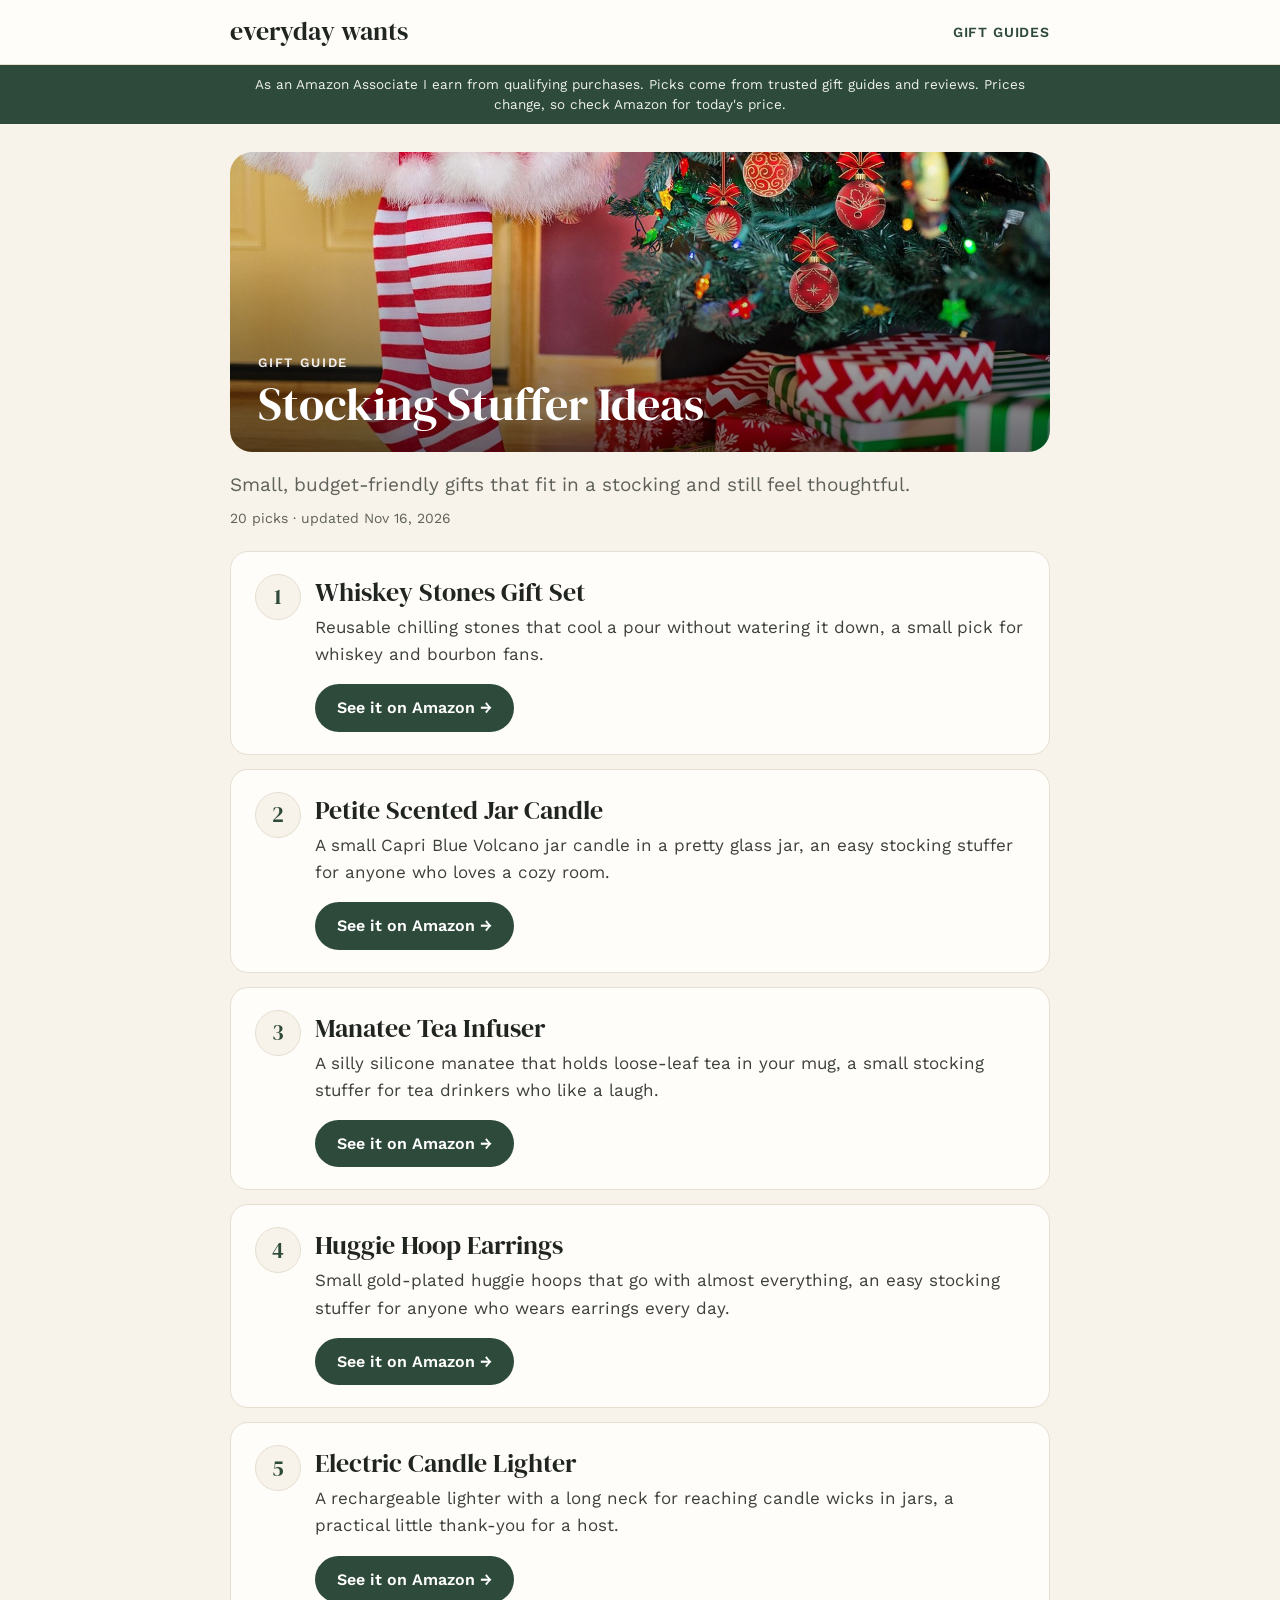
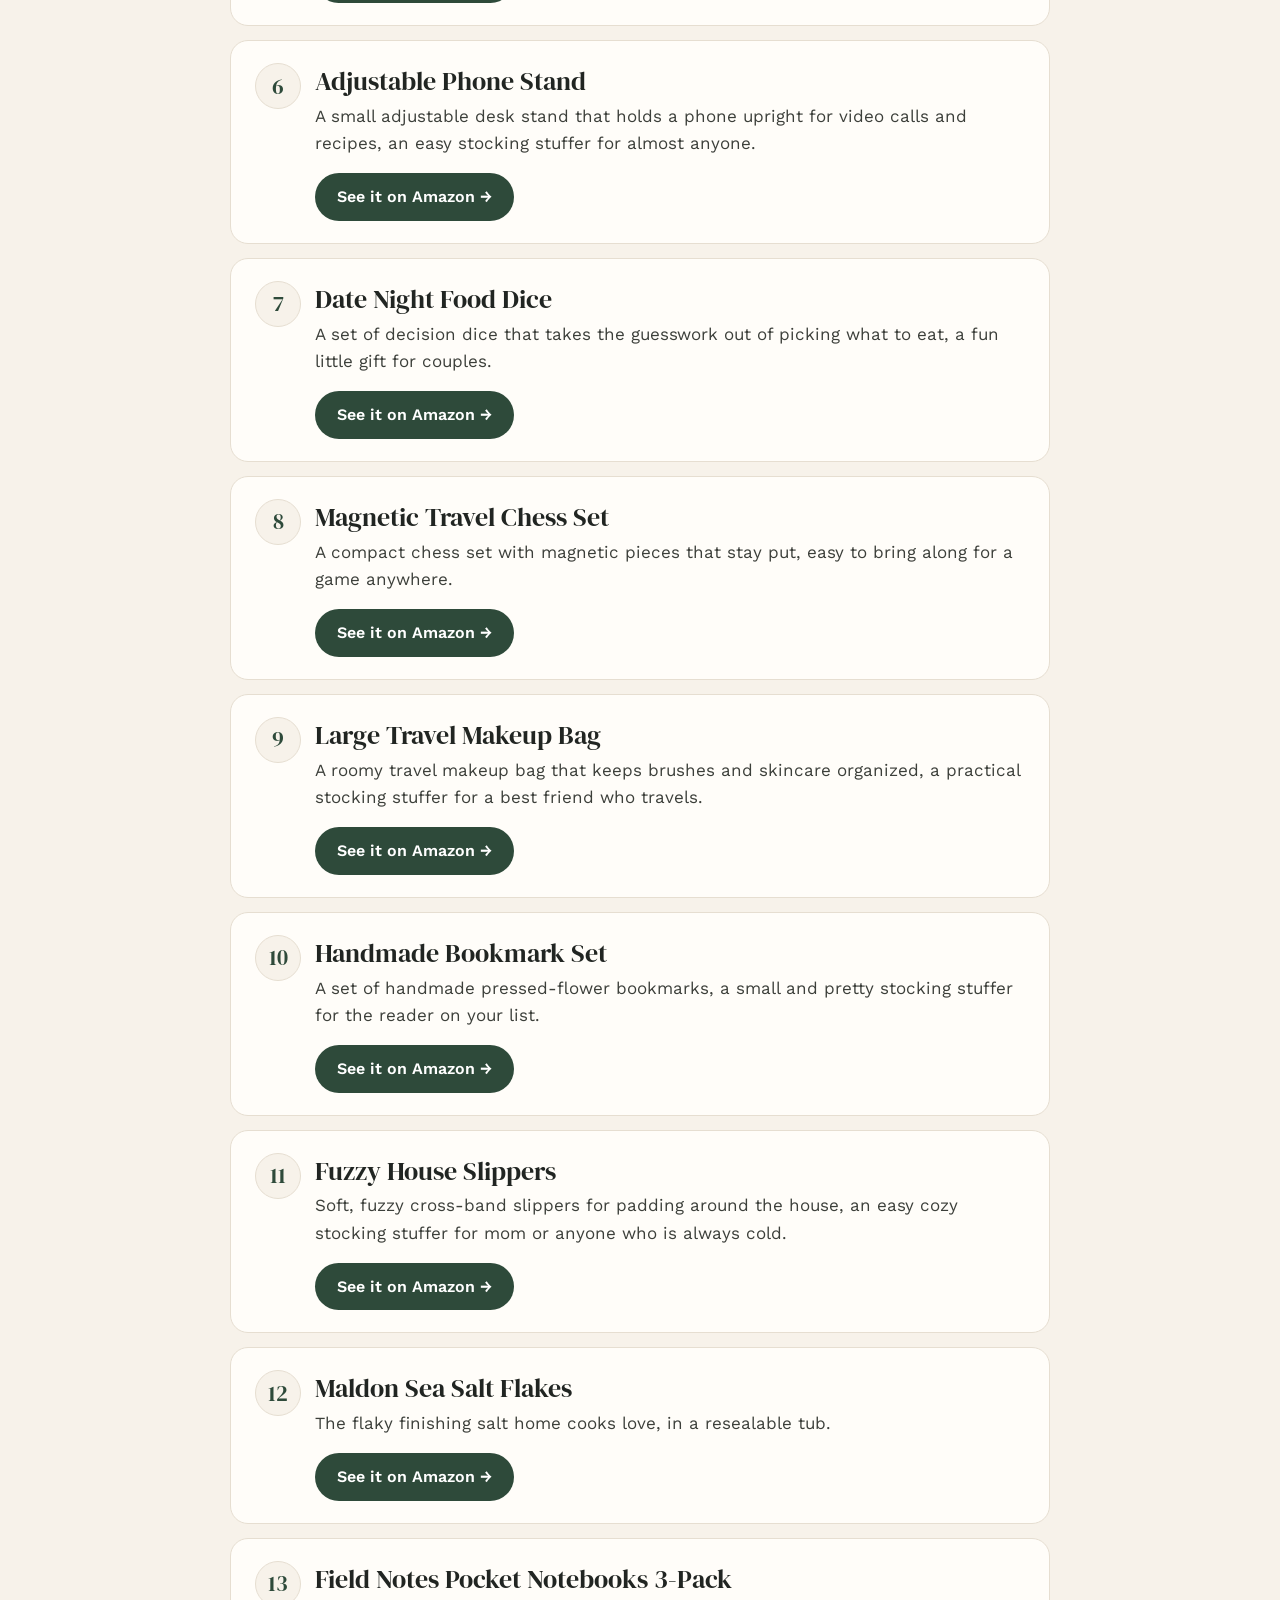
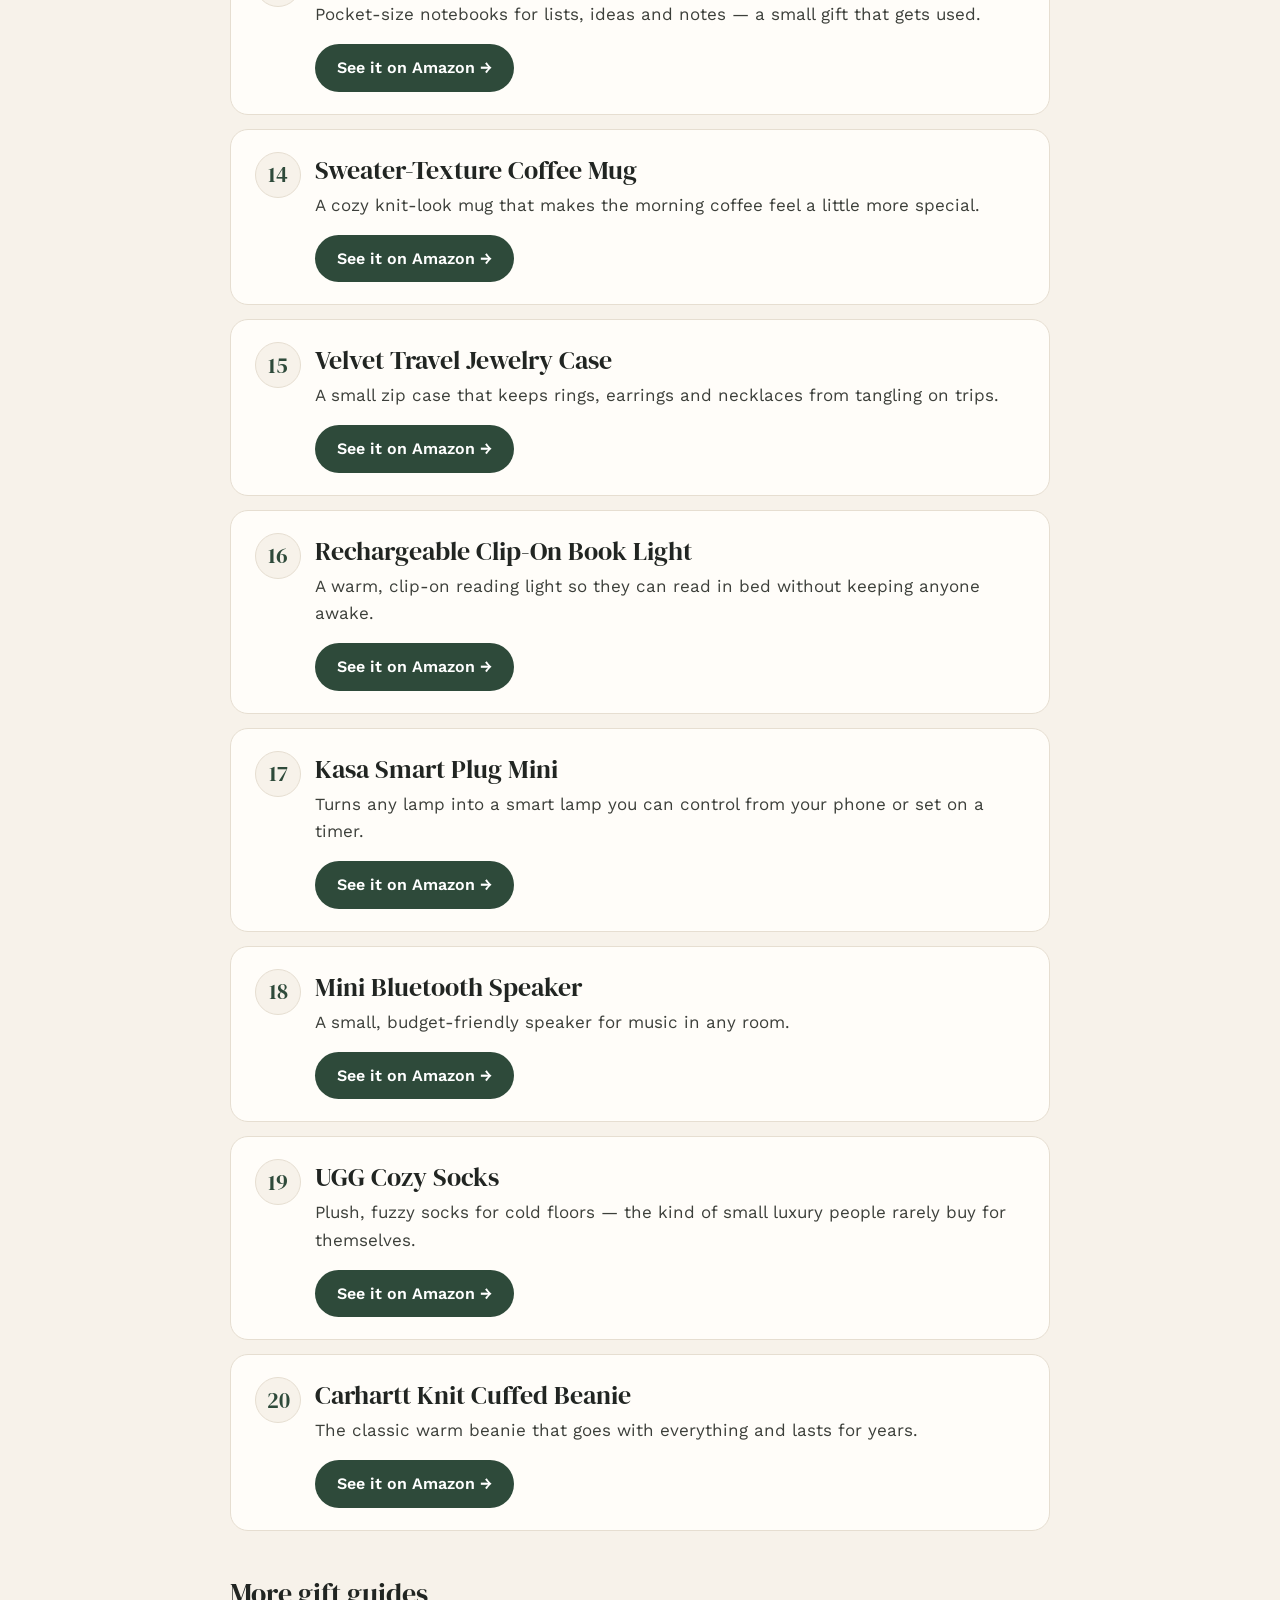
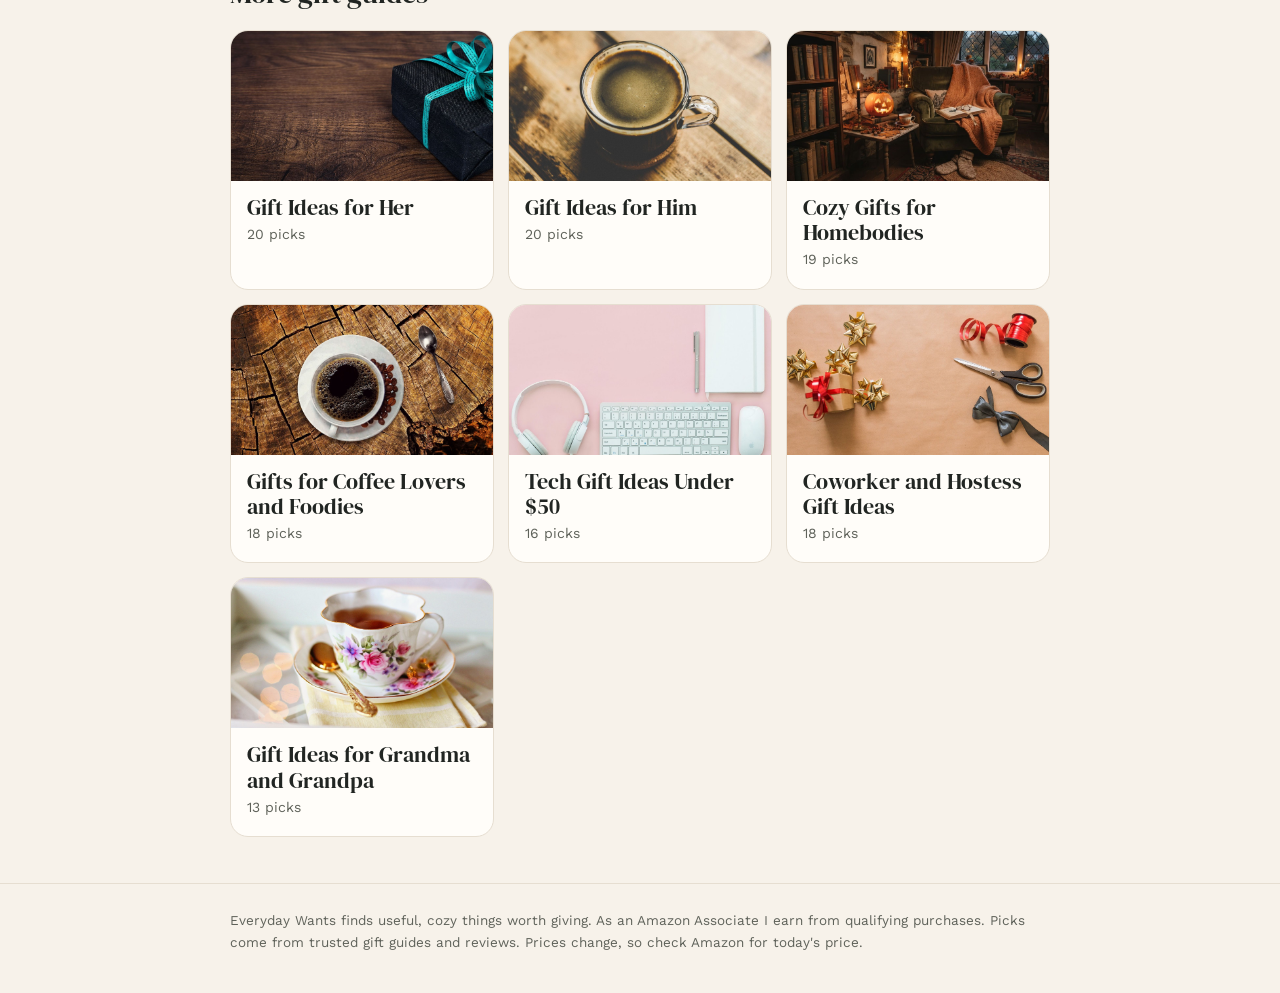
<file: stocking-stuffers/index.html>
<!doctype html><html lang="en"><head><meta charset="utf-8"><meta name="viewport" content="width=device-width,initial-scale=1">
<title>Stocking Stuffer Ideas | Everyday Wants</title><meta name="description" content="Small, budget-friendly gifts that fit in a stocking and still feel thoughtful.">
<link rel="canonical" href="https://computeragent7.github.io/stocking-stuffers/"><meta property="og:title" content="Stocking Stuffer Ideas"><meta property="og:description" content="Small, budget-friendly gifts that fit in a stocking and still feel thoughtful.">
<link rel="preconnect" href="https://fonts.googleapis.com"><link rel="preconnect" href="https://fonts.gstatic.com" crossorigin>
<link href="https://fonts.googleapis.com/css2?family=DM+Serif+Display&family=Work+Sans:wght@400;600&display=swap" rel="stylesheet">
<link rel="stylesheet" href="/style.css"></head><body>
<header class="top"><div class="wrap"><a class="brand" href="/">everyday wants</a><a class="navlink" href="/#guides">Gift guides</a></div></header>
<div class="disc"><div class="wrap">As an Amazon Associate I earn from qualifying purchases. Picks come from trusted gift guides and reviews. Prices change, so check Amazon for today's price.</div></div>
<main class="wrap"><section class="hero"><img src="/img/stocking-stuffers.jpg" alt=""><div class="shade"></div><div class="txt"><div class="eyebrow">Gift guide</div><h1>Stocking Stuffer Ideas</h1></div></section>
<p class="intro">Small, budget-friendly gifts that fit in a stocking and still feel thoughtful.</p><p class="meta">20 picks · updated Nov 16, 2026</p>
<ol class="picks"><li id="B07N87QGRJ"><h2>Whiskey Stones Gift Set</h2><p>Reusable chilling stones that cool a pour without watering it down, a small pick for whiskey and bourbon fans.</p><a class="btn" href="https://www.amazon.com/dp/B07N87QGRJ?tag=everydaywa08c-20" target="_blank" rel="sponsored nofollow noopener">See it on Amazon &rarr;</a></li><li id="B075DWT9KR"><h2>Petite Scented Jar Candle</h2><p>A small Capri Blue Volcano jar candle in a pretty glass jar, an easy stocking stuffer for anyone who loves a cozy room.</p><a class="btn" href="https://www.amazon.com/dp/B075DWT9KR?tag=everydaywa08c-20" target="_blank" rel="sponsored nofollow noopener">See it on Amazon &rarr;</a></li><li id="B00B5EE0A6"><h2>Manatee Tea Infuser</h2><p>A silly silicone manatee that holds loose-leaf tea in your mug, a small stocking stuffer for tea drinkers who like a laugh.</p><a class="btn" href="https://www.amazon.com/dp/B00B5EE0A6?tag=everydaywa08c-20" target="_blank" rel="sponsored nofollow noopener">See it on Amazon &rarr;</a></li><li id="B07MB99Y2W"><h2>Huggie Hoop Earrings</h2><p>Small gold-plated huggie hoops that go with almost everything, an easy stocking stuffer for anyone who wears earrings every day.</p><a class="btn" href="https://www.amazon.com/dp/B07MB99Y2W?tag=everydaywa08c-20" target="_blank" rel="sponsored nofollow noopener">See it on Amazon &rarr;</a></li><li id="B09527GMV4"><h2>Electric Candle Lighter</h2><p>A rechargeable lighter with a long neck for reaching candle wicks in jars, a practical little thank-you for a host.</p><a class="btn" href="https://www.amazon.com/dp/B09527GMV4?tag=everydaywa08c-20" target="_blank" rel="sponsored nofollow noopener">See it on Amazon &rarr;</a></li><li id="B01M7U6F8T"><h2>Adjustable Phone Stand</h2><p>A small adjustable desk stand that holds a phone upright for video calls and recipes, an easy stocking stuffer for almost anyone.</p><a class="btn" href="https://www.amazon.com/dp/B01M7U6F8T?tag=everydaywa08c-20" target="_blank" rel="sponsored nofollow noopener">See it on Amazon &rarr;</a></li><li id="B0BRV9FXD7"><h2>Date Night Food Dice</h2><p>A set of decision dice that takes the guesswork out of picking what to eat, a fun little gift for couples.</p><a class="btn" href="https://www.amazon.com/dp/B0BRV9FXD7?tag=everydaywa08c-20" target="_blank" rel="sponsored nofollow noopener">See it on Amazon &rarr;</a></li><li id="B0DF797D8N"><h2>Magnetic Travel Chess Set</h2><p>A compact chess set with magnetic pieces that stay put, easy to bring along for a game anywhere.</p><a class="btn" href="https://www.amazon.com/dp/B0DF797D8N?tag=everydaywa08c-20" target="_blank" rel="sponsored nofollow noopener">See it on Amazon &rarr;</a></li><li id="B0BRR6Q2ZD"><h2>Large Travel Makeup Bag</h2><p>A roomy travel makeup bag that keeps brushes and skincare organized, a practical stocking stuffer for a best friend who travels.</p><a class="btn" href="https://www.amazon.com/dp/B0BRR6Q2ZD?tag=everydaywa08c-20" target="_blank" rel="sponsored nofollow noopener">See it on Amazon &rarr;</a></li><li id="B0BXX7MQTM"><h2>Handmade Bookmark Set</h2><p>A set of handmade pressed-flower bookmarks, a small and pretty stocking stuffer for the reader on your list.</p><a class="btn" href="https://www.amazon.com/dp/B0BXX7MQTM?tag=everydaywa08c-20" target="_blank" rel="sponsored nofollow noopener">See it on Amazon &rarr;</a></li><li id="B08KXKFSJF"><h2>Fuzzy House Slippers</h2><p>Soft, fuzzy cross-band slippers for padding around the house, an easy cozy stocking stuffer for mom or anyone who is always cold.</p><a class="btn" href="https://www.amazon.com/dp/B08KXKFSJF?tag=everydaywa08c-20" target="_blank" rel="sponsored nofollow noopener">See it on Amazon &rarr;</a></li><li id="B086XGH24W"><h2>Maldon Sea Salt Flakes</h2><p>The flaky finishing salt home cooks love, in a resealable tub.</p><a class="btn" href="https://www.amazon.com/dp/B086XGH24W?tag=everydaywa08c-20" target="_blank" rel="sponsored nofollow noopener">See it on Amazon &rarr;</a></li><li id="B07V6V64PJ"><h2>Field Notes Pocket Notebooks 3-Pack</h2><p>Pocket-size notebooks for lists, ideas and notes — a small gift that gets used.</p><a class="btn" href="https://www.amazon.com/dp/B07V6V64PJ?tag=everydaywa08c-20" target="_blank" rel="sponsored nofollow noopener">See it on Amazon &rarr;</a></li><li id="B0FP87P9DR"><h2>Sweater-Texture Coffee Mug</h2><p>A cozy knit-look mug that makes the morning coffee feel a little more special.</p><a class="btn" href="https://www.amazon.com/dp/B0FP87P9DR?tag=everydaywa08c-20" target="_blank" rel="sponsored nofollow noopener">See it on Amazon &rarr;</a></li><li id="B09B8ZWDQV"><h2>Velvet Travel Jewelry Case</h2><p>A small zip case that keeps rings, earrings and necklaces from tangling on trips.</p><a class="btn" href="https://www.amazon.com/dp/B09B8ZWDQV?tag=everydaywa08c-20" target="_blank" rel="sponsored nofollow noopener">See it on Amazon &rarr;</a></li><li id="B0CBV2YGS8"><h2>Rechargeable Clip-On Book Light</h2><p>A warm, clip-on reading light so they can read in bed without keeping anyone awake.</p><a class="btn" href="https://www.amazon.com/dp/B0CBV2YGS8?tag=everydaywa08c-20" target="_blank" rel="sponsored nofollow noopener">See it on Amazon &rarr;</a></li><li id="B07B8W2KHZ"><h2>Kasa Smart Plug Mini</h2><p>Turns any lamp into a smart lamp you can control from your phone or set on a timer.</p><a class="btn" href="https://www.amazon.com/dp/B07B8W2KHZ?tag=everydaywa08c-20" target="_blank" rel="sponsored nofollow noopener">See it on Amazon &rarr;</a></li><li id="B096FD6PKN"><h2>Mini Bluetooth Speaker</h2><p>A small, budget-friendly speaker for music in any room.</p><a class="btn" href="https://www.amazon.com/dp/B096FD6PKN?tag=everydaywa08c-20" target="_blank" rel="sponsored nofollow noopener">See it on Amazon &rarr;</a></li><li id="B07N45NLKP"><h2>UGG Cozy Socks</h2><p>Plush, fuzzy socks for cold floors — the kind of small luxury people rarely buy for themselves.</p><a class="btn" href="https://www.amazon.com/dp/B07N45NLKP?tag=everydaywa08c-20" target="_blank" rel="sponsored nofollow noopener">See it on Amazon &rarr;</a></li><li id="B002G9UE1S"><h2>Carhartt Knit Cuffed Beanie</h2><p>The classic warm beanie that goes with everything and lasts for years.</p><a class="btn" href="https://www.amazon.com/dp/B002G9UE1S?tag=everydaywa08c-20" target="_blank" rel="sponsored nofollow noopener">See it on Amazon &rarr;</a></li></ol><section class="more"><h3>More gift guides</h3><div class="grid"><a class="card" href="/gifts-for-her/"><img src="/img/gifts-for-her.jpg" alt="" loading="lazy"><div><b>Gift Ideas for Her</b><span>20 picks</span></div></a><a class="card" href="/gifts-for-him/"><img src="/img/gifts-for-him.jpg" alt="" loading="lazy"><div><b>Gift Ideas for Him</b><span>20 picks</span></div></a><a class="card" href="/cozy-gifts/"><img src="/img/cozy-gifts.jpg" alt="" loading="lazy"><div><b>Cozy Gifts for Homebodies</b><span>19 picks</span></div></a><a class="card" href="/coffee-and-foodie-gifts/"><img src="/img/coffee-and-foodie-gifts.jpg" alt="" loading="lazy"><div><b>Gifts for Coffee Lovers and Foodies</b><span>18 picks</span></div></a><a class="card" href="/tech-gifts/"><img src="/img/tech-gifts.jpg" alt="" loading="lazy"><div><b>Tech Gift Ideas Under $50</b><span>16 picks</span></div></a><a class="card" href="/coworker-and-hostess-gifts/"><img src="/img/coworker-and-hostess-gifts.jpg" alt="" loading="lazy"><div><b>Coworker and Hostess Gift Ideas</b><span>18 picks</span></div></a><a class="card" href="/gifts-for-grandparents/"><img src="/img/gifts-for-grandparents.jpg" alt="" loading="lazy"><div><b>Gift Ideas for Grandma and Grandpa</b><span>13 picks</span></div></a></div></section></main>
<footer><div class="wrap">Everyday Wants finds useful, cozy things worth giving. As an Amazon Associate I earn from qualifying purchases. Picks come from trusted gift guides and reviews. Prices change, so check Amazon for today's price.</div></footer></body></html>
</file>
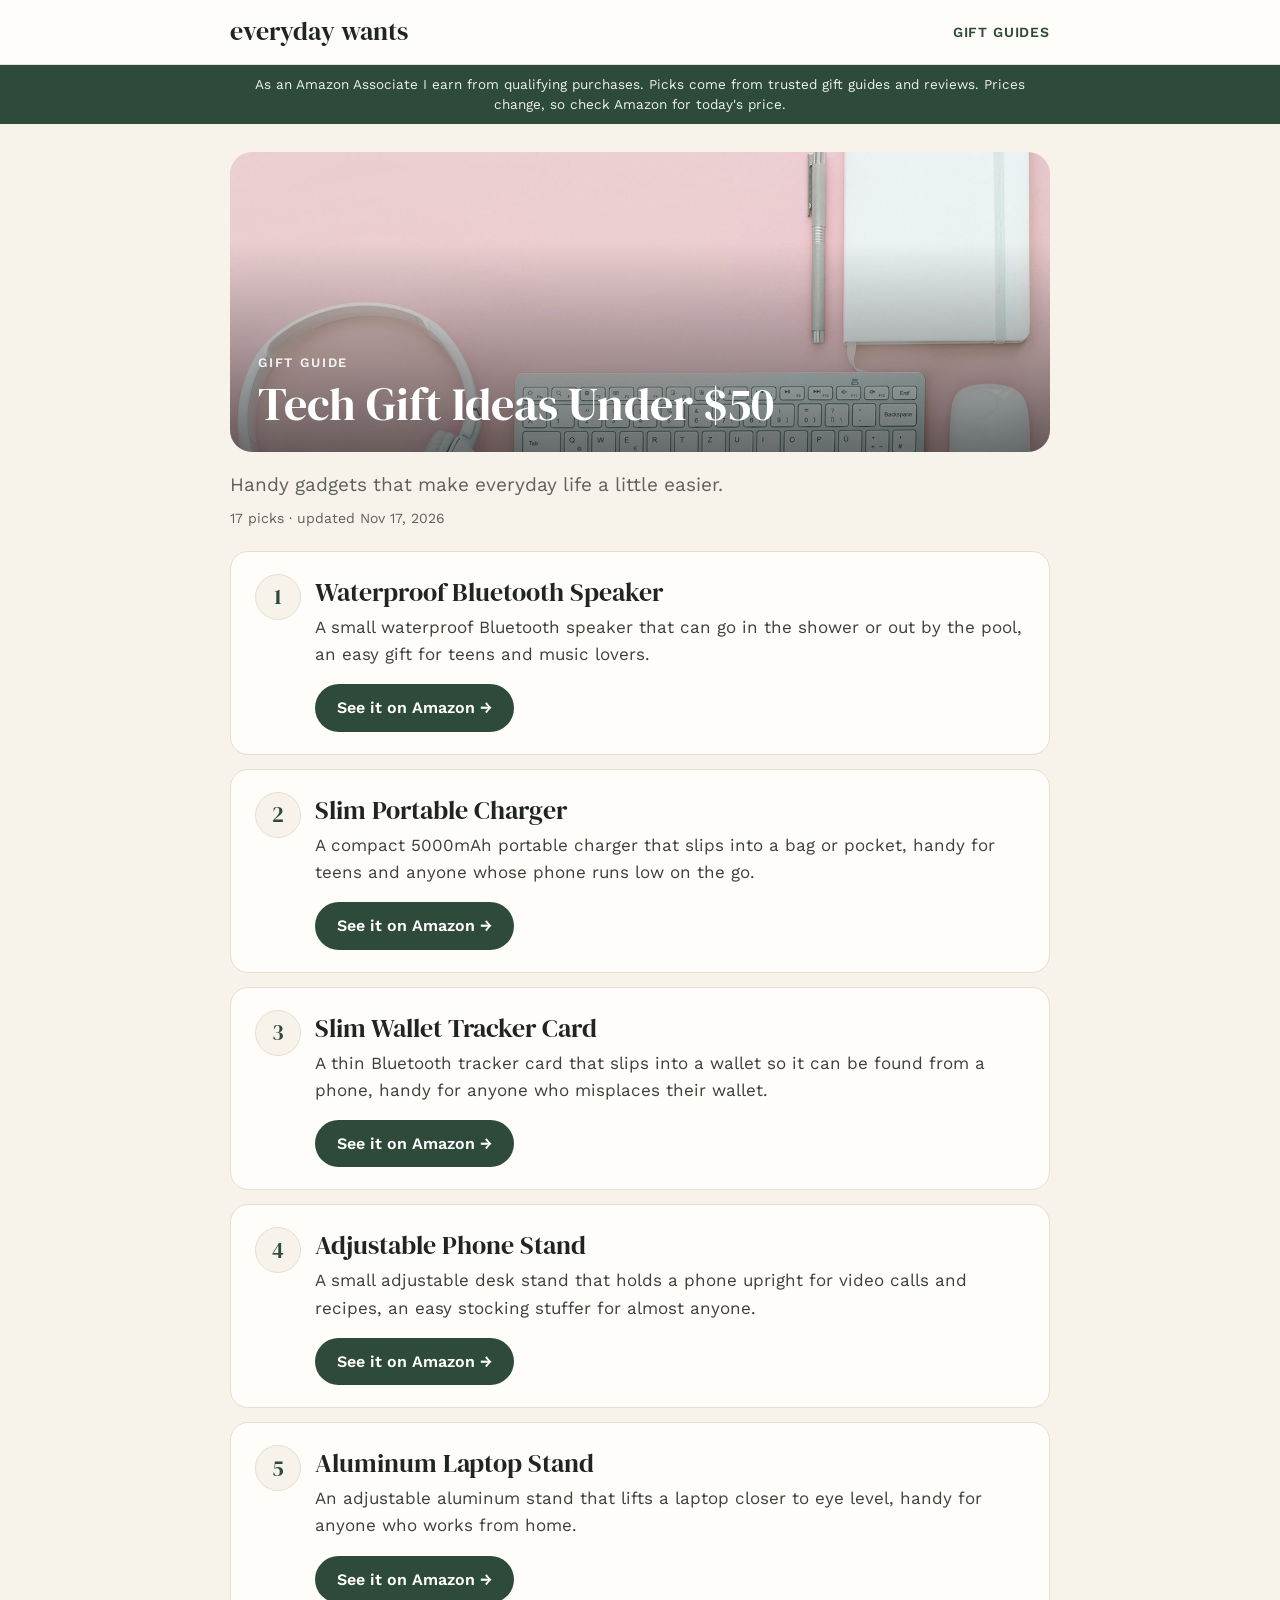
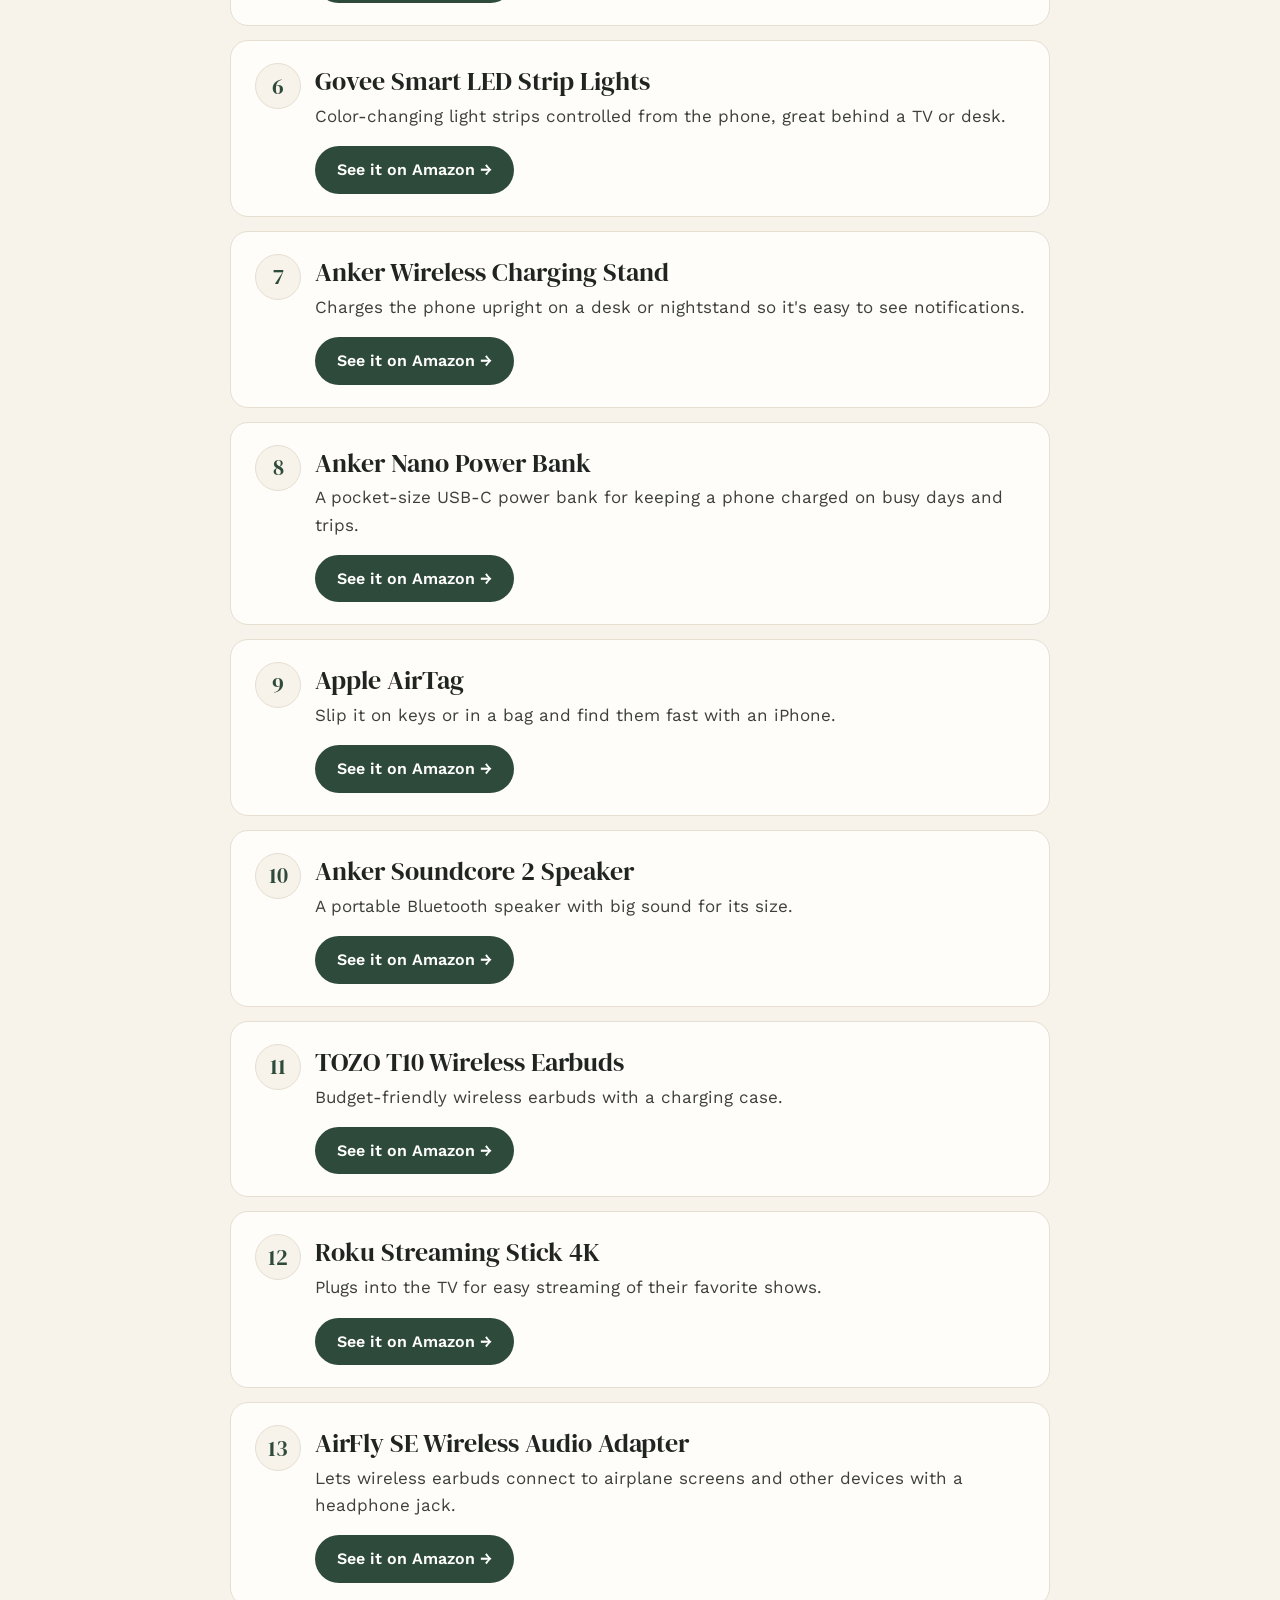
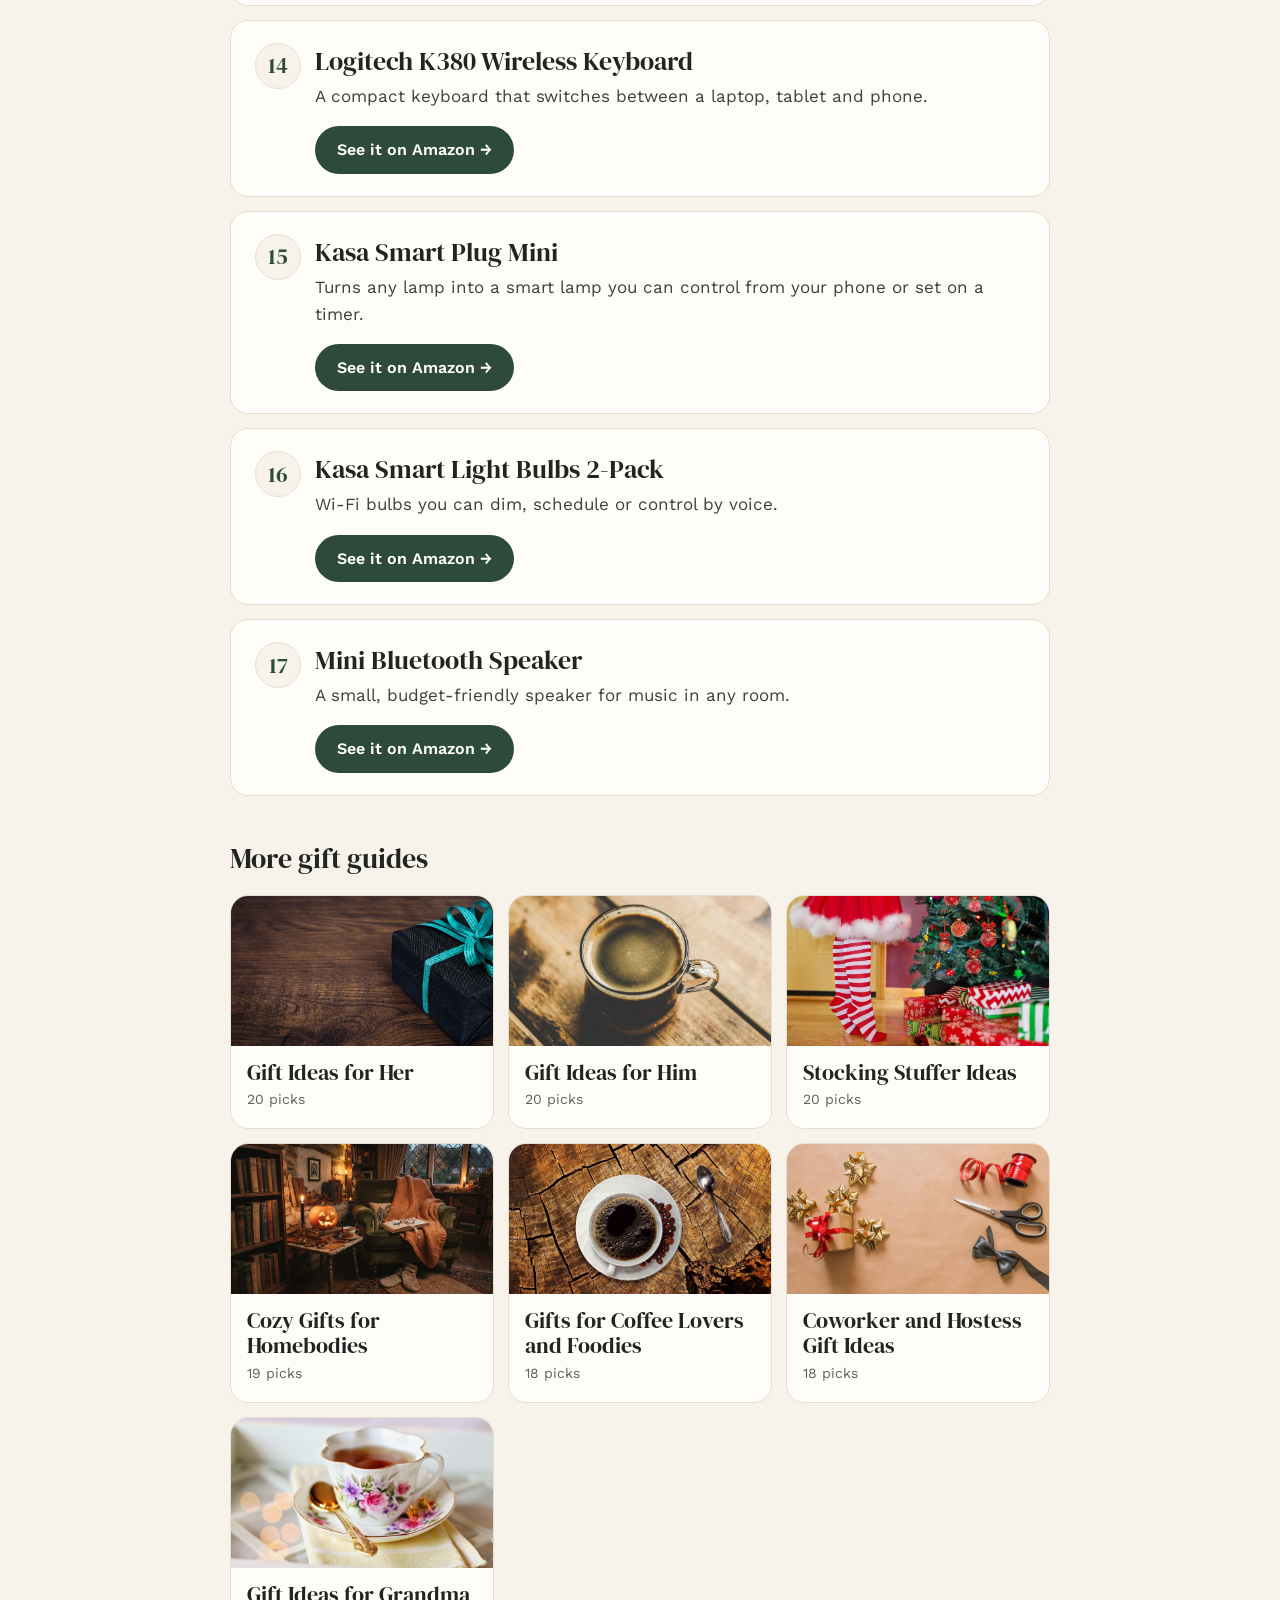
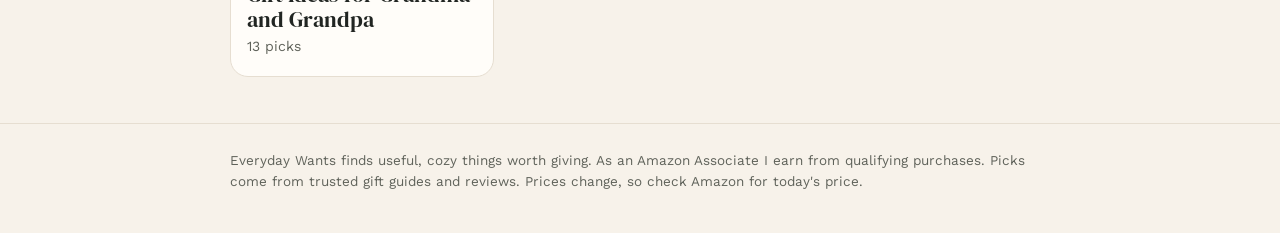
<file: tech-gifts/index.html>
<!doctype html><html lang="en"><head><meta charset="utf-8"><meta name="viewport" content="width=device-width,initial-scale=1">
<title>Tech Gift Ideas Under $50 | Everyday Wants</title><meta name="description" content="Handy gadgets that make everyday life a little easier.">
<link rel="canonical" href="https://computeragent7.github.io/tech-gifts/"><meta property="og:title" content="Tech Gift Ideas Under $50"><meta property="og:description" content="Handy gadgets that make everyday life a little easier.">
<link rel="preconnect" href="https://fonts.googleapis.com"><link rel="preconnect" href="https://fonts.gstatic.com" crossorigin>
<link href="https://fonts.googleapis.com/css2?family=DM+Serif+Display&family=Work+Sans:wght@400;600&display=swap" rel="stylesheet">
<link rel="stylesheet" href="/style.css"></head><body>
<header class="top"><div class="wrap"><a class="brand" href="/">everyday wants</a><a class="navlink" href="/#guides">Gift guides</a></div></header>
<div class="disc"><div class="wrap">As an Amazon Associate I earn from qualifying purchases. Picks come from trusted gift guides and reviews. Prices change, so check Amazon for today's price.</div></div>
<main class="wrap"><section class="hero"><img src="/img/tech-gifts.jpg" alt=""><div class="shade"></div><div class="txt"><div class="eyebrow">Gift guide</div><h1>Tech Gift Ideas Under $50</h1></div></section>
<p class="intro">Handy gadgets that make everyday life a little easier.</p><p class="meta">17 picks · updated Nov 17, 2026</p>
<ol class="picks"><li id="B0BRKPVZB4"><h2>Waterproof Bluetooth Speaker</h2><p>A small waterproof Bluetooth speaker that can go in the shower or out by the pool, an easy gift for teens and music lovers.</p><a class="btn" href="https://www.amazon.com/dp/B0BRKPVZB4?tag=everydaywa08c-20" target="_blank" rel="sponsored nofollow noopener">See it on Amazon &rarr;</a></li><li id="B0FJG8YKQH"><h2>Slim Portable Charger</h2><p>A compact 5000mAh portable charger that slips into a bag or pocket, handy for teens and anyone whose phone runs low on the go.</p><a class="btn" href="https://www.amazon.com/dp/B0FJG8YKQH?tag=everydaywa08c-20" target="_blank" rel="sponsored nofollow noopener">See it on Amazon &rarr;</a></li><li id="B0D637HK8Q"><h2>Slim Wallet Tracker Card</h2><p>A thin Bluetooth tracker card that slips into a wallet so it can be found from a phone, handy for anyone who misplaces their wallet.</p><a class="btn" href="https://www.amazon.com/dp/B0D637HK8Q?tag=everydaywa08c-20" target="_blank" rel="sponsored nofollow noopener">See it on Amazon &rarr;</a></li><li id="B01M7U6F8T"><h2>Adjustable Phone Stand</h2><p>A small adjustable desk stand that holds a phone upright for video calls and recipes, an easy stocking stuffer for almost anyone.</p><a class="btn" href="https://www.amazon.com/dp/B01M7U6F8T?tag=everydaywa08c-20" target="_blank" rel="sponsored nofollow noopener">See it on Amazon &rarr;</a></li><li id="B08BRCT4JH"><h2>Aluminum Laptop Stand</h2><p>An adjustable aluminum stand that lifts a laptop closer to eye level, handy for anyone who works from home.</p><a class="btn" href="https://www.amazon.com/dp/B08BRCT4JH?tag=everydaywa08c-20" target="_blank" rel="sponsored nofollow noopener">See it on Amazon &rarr;</a></li><li id="B07N1CMGQQ"><h2>Govee Smart LED Strip Lights</h2><p>Color-changing light strips controlled from the phone, great behind a TV or desk.</p><a class="btn" href="https://www.amazon.com/dp/B07N1CMGQQ?tag=everydaywa08c-20" target="_blank" rel="sponsored nofollow noopener">See it on Amazon &rarr;</a></li><li id="B07DBXZZN3"><h2>Anker Wireless Charging Stand</h2><p>Charges the phone upright on a desk or nightstand so it&#x27;s easy to see notifications.</p><a class="btn" href="https://www.amazon.com/dp/B07DBXZZN3?tag=everydaywa08c-20" target="_blank" rel="sponsored nofollow noopener">See it on Amazon &rarr;</a></li><li id="B0C6XK77HJ"><h2>Anker Nano Power Bank</h2><p>A pocket-size USB-C power bank for keeping a phone charged on busy days and trips.</p><a class="btn" href="https://www.amazon.com/dp/B0C6XK77HJ?tag=everydaywa08c-20" target="_blank" rel="sponsored nofollow noopener">See it on Amazon &rarr;</a></li><li id="B0CWXNS552"><h2>Apple AirTag</h2><p>Slip it on keys or in a bag and find them fast with an iPhone.</p><a class="btn" href="https://www.amazon.com/dp/B0CWXNS552?tag=everydaywa08c-20" target="_blank" rel="sponsored nofollow noopener">See it on Amazon &rarr;</a></li><li id="B01MTB55WH"><h2>Anker Soundcore 2 Speaker</h2><p>A portable Bluetooth speaker with big sound for its size.</p><a class="btn" href="https://www.amazon.com/dp/B01MTB55WH?tag=everydaywa08c-20" target="_blank" rel="sponsored nofollow noopener">See it on Amazon &rarr;</a></li><li id="B07J2Z5DBM"><h2>TOZO T10 Wireless Earbuds</h2><p>Budget-friendly wireless earbuds with a charging case.</p><a class="btn" href="https://www.amazon.com/dp/B07J2Z5DBM?tag=everydaywa08c-20" target="_blank" rel="sponsored nofollow noopener">See it on Amazon &rarr;</a></li><li id="B09BKCDXZC"><h2>Roku Streaming Stick 4K</h2><p>Plugs into the TV for easy streaming of their favorite shows.</p><a class="btn" href="https://www.amazon.com/dp/B09BKCDXZC?tag=everydaywa08c-20" target="_blank" rel="sponsored nofollow noopener">See it on Amazon &rarr;</a></li><li id="B0BQZBMXD4"><h2>AirFly SE Wireless Audio Adapter</h2><p>Lets wireless earbuds connect to airplane screens and other devices with a headphone jack.</p><a class="btn" href="https://www.amazon.com/dp/B0BQZBMXD4?tag=everydaywa08c-20" target="_blank" rel="sponsored nofollow noopener">See it on Amazon &rarr;</a></li><li id="B0148NPH9I"><h2>Logitech K380 Wireless Keyboard</h2><p>A compact keyboard that switches between a laptop, tablet and phone.</p><a class="btn" href="https://www.amazon.com/dp/B0148NPH9I?tag=everydaywa08c-20" target="_blank" rel="sponsored nofollow noopener">See it on Amazon &rarr;</a></li><li id="B07B8W2KHZ"><h2>Kasa Smart Plug Mini</h2><p>Turns any lamp into a smart lamp you can control from your phone or set on a timer.</p><a class="btn" href="https://www.amazon.com/dp/B07B8W2KHZ?tag=everydaywa08c-20" target="_blank" rel="sponsored nofollow noopener">See it on Amazon &rarr;</a></li><li id="B08TB6VXFL"><h2>Kasa Smart Light Bulbs 2-Pack</h2><p>Wi-Fi bulbs you can dim, schedule or control by voice.</p><a class="btn" href="https://www.amazon.com/dp/B08TB6VXFL?tag=everydaywa08c-20" target="_blank" rel="sponsored nofollow noopener">See it on Amazon &rarr;</a></li><li id="B096FD6PKN"><h2>Mini Bluetooth Speaker</h2><p>A small, budget-friendly speaker for music in any room.</p><a class="btn" href="https://www.amazon.com/dp/B096FD6PKN?tag=everydaywa08c-20" target="_blank" rel="sponsored nofollow noopener">See it on Amazon &rarr;</a></li></ol><section class="more"><h3>More gift guides</h3><div class="grid"><a class="card" href="/gifts-for-her/"><img src="/img/gifts-for-her.jpg" alt="" loading="lazy"><div><b>Gift Ideas for Her</b><span>20 picks</span></div></a><a class="card" href="/gifts-for-him/"><img src="/img/gifts-for-him.jpg" alt="" loading="lazy"><div><b>Gift Ideas for Him</b><span>20 picks</span></div></a><a class="card" href="/stocking-stuffers/"><img src="/img/stocking-stuffers.jpg" alt="" loading="lazy"><div><b>Stocking Stuffer Ideas</b><span>20 picks</span></div></a><a class="card" href="/cozy-gifts/"><img src="/img/cozy-gifts.jpg" alt="" loading="lazy"><div><b>Cozy Gifts for Homebodies</b><span>19 picks</span></div></a><a class="card" href="/coffee-and-foodie-gifts/"><img src="/img/coffee-and-foodie-gifts.jpg" alt="" loading="lazy"><div><b>Gifts for Coffee Lovers and Foodies</b><span>18 picks</span></div></a><a class="card" href="/coworker-and-hostess-gifts/"><img src="/img/coworker-and-hostess-gifts.jpg" alt="" loading="lazy"><div><b>Coworker and Hostess Gift Ideas</b><span>18 picks</span></div></a><a class="card" href="/gifts-for-grandparents/"><img src="/img/gifts-for-grandparents.jpg" alt="" loading="lazy"><div><b>Gift Ideas for Grandma and Grandpa</b><span>13 picks</span></div></a></div></section></main>
<footer><div class="wrap">Everyday Wants finds useful, cozy things worth giving. As an Amazon Associate I earn from qualifying purchases. Picks come from trusted gift guides and reviews. Prices change, so check Amazon for today's price.</div></footer></body></html>
</file>
<file: style.css>
:root{--cream:#F7F2EA;--paper:#FFFDF9;--ink:#212522;--green:#2E4A3A;--green2:#3D6350;--muted:#5F625A;--line:#E6DED1;--hl:#FBEFD9}
*{box-sizing:border-box}html{-webkit-text-size-adjust:100%}
body{margin:0;background:var(--cream);color:var(--ink);font:17px/1.6 'Work Sans',system-ui,sans-serif}
a{color:var(--green)}
.wrap{max-width:860px;margin:0 auto;padding:0 20px}
header.top{background:var(--paper);border-bottom:1px solid var(--line)}
header.top .wrap{display:flex;align-items:center;justify-content:space-between;height:64px}
.brand{font-family:'DM Serif Display',serif;font-size:26px;color:var(--ink);text-decoration:none}
.navlink{font-size:14px;font-weight:600;letter-spacing:.06em;text-transform:uppercase;text-decoration:none}
.disc{background:var(--green);color:#EEF2EC;font-size:13.5px;line-height:1.45;padding:10px 0;text-align:center}
.hero{position:relative;margin:28px 0 8px;border-radius:22px;overflow:hidden;background:#ddd}
.hero img{display:block;width:100%;height:300px;object-fit:cover}
.hero .shade{position:absolute;inset:0;background:linear-gradient(180deg,rgba(0,0,0,0) 30%,rgba(0,0,0,.55))}
.hero .txt{position:absolute;left:28px;right:28px;bottom:24px;color:#fff}
.eyebrow{font-size:13px;font-weight:600;letter-spacing:.14em;text-transform:uppercase;opacity:.9}
h1{font-family:'DM Serif Display',serif;font-weight:400;font-size:46px;line-height:1.05;margin:6px 0 0}
.intro{font-size:19px;color:var(--muted);margin:18px 0 6px}
.meta{font-size:14px;color:var(--muted);margin:0 0 22px}
ol.picks{list-style:none;padding:0;margin:0;counter-reset:n}
ol.picks li{counter-increment:n;background:var(--paper);border:1px solid var(--line);border-radius:18px;padding:22px 24px;margin:0 0 14px;display:grid;grid-template-columns:44px 1fr;gap:4px 16px;scroll-margin-top:20px}
ol.picks li::before{content:counter(n);grid-row:span 3;width:44px;height:44px;border-radius:50%;background:var(--cream);border:1px solid var(--line);display:flex;align-items:center;justify-content:center;font-family:'DM Serif Display',serif;font-size:22px;color:var(--green)}
ol.picks li:target{background:var(--hl);border-color:#E7C98F;box-shadow:0 0 0 3px #F3DDB0}
ol.picks h2{font-family:'DM Serif Display',serif;font-weight:400;font-size:26px;line-height:1.15;margin:4px 0 2px}
ol.picks p{margin:0 0 12px;color:#3c3f3a}
.btn{justify-self:start;display:inline-block;background:var(--green);color:#fff;text-decoration:none;font-weight:600;font-size:16px;padding:11px 22px;border-radius:999px}
.btn:hover{background:var(--green2)}
.more{margin:40px 0 10px}
.more h3{font-family:'DM Serif Display',serif;font-weight:400;font-size:28px;margin:0 0 14px}
.grid{display:grid;grid-template-columns:repeat(auto-fill,minmax(240px,1fr));gap:14px}
.card{display:block;background:var(--paper);border:1px solid var(--line);border-radius:18px;overflow:hidden;text-decoration:none;color:var(--ink)}
.card img{display:block;width:100%;height:150px;object-fit:cover}
.card div{padding:14px 16px 16px}
.card b{font-family:'DM Serif Display',serif;font-weight:400;font-size:22px;display:block;line-height:1.15}
.card span{font-size:14px;color:var(--muted)}
footer{margin:46px 0 0;padding:26px 0 40px;border-top:1px solid var(--line);font-size:13.5px;color:var(--muted)}
@media (max-width:600px){h1{font-size:34px}.hero img{height:230px}ol.picks li{padding:18px 18px;grid-template-columns:36px 1fr;gap:2px 12px}ol.picks li::before{width:36px;height:36px;font-size:18px}ol.picks h2{font-size:22px}}
</file>
